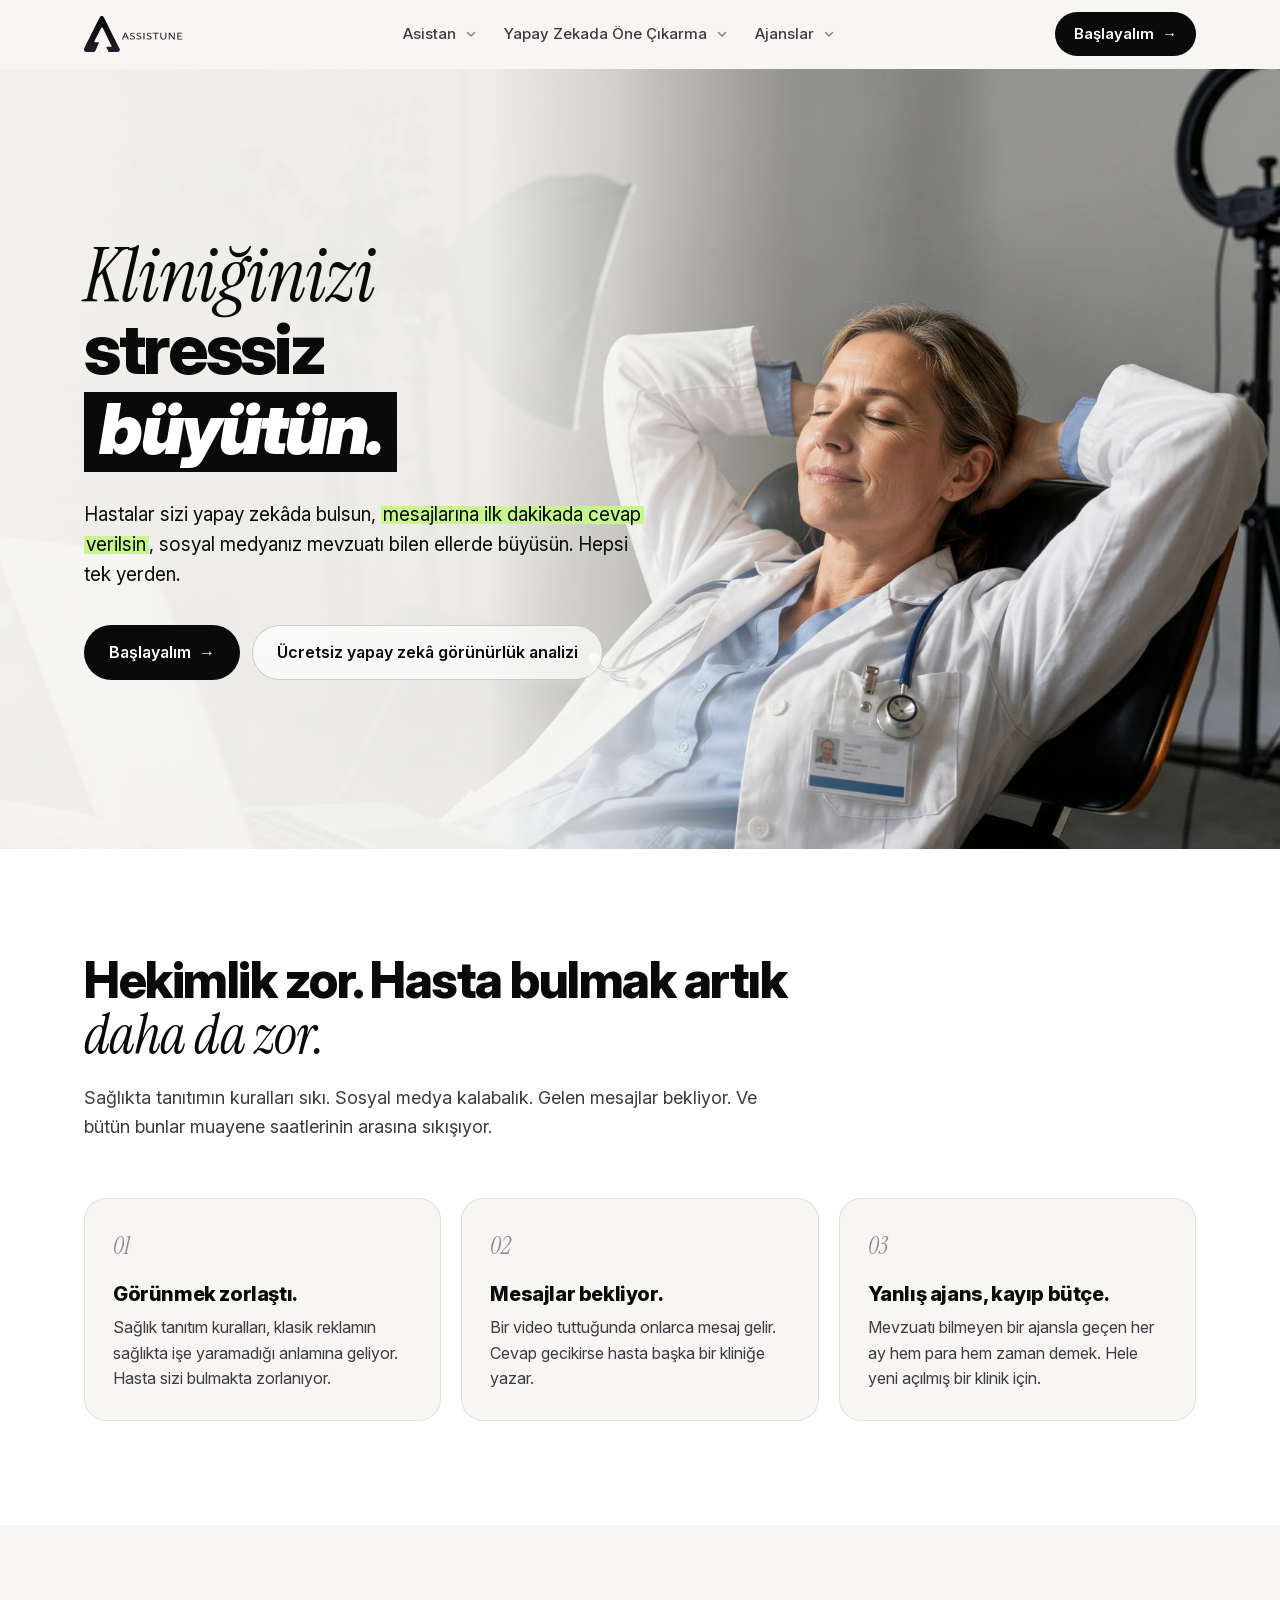
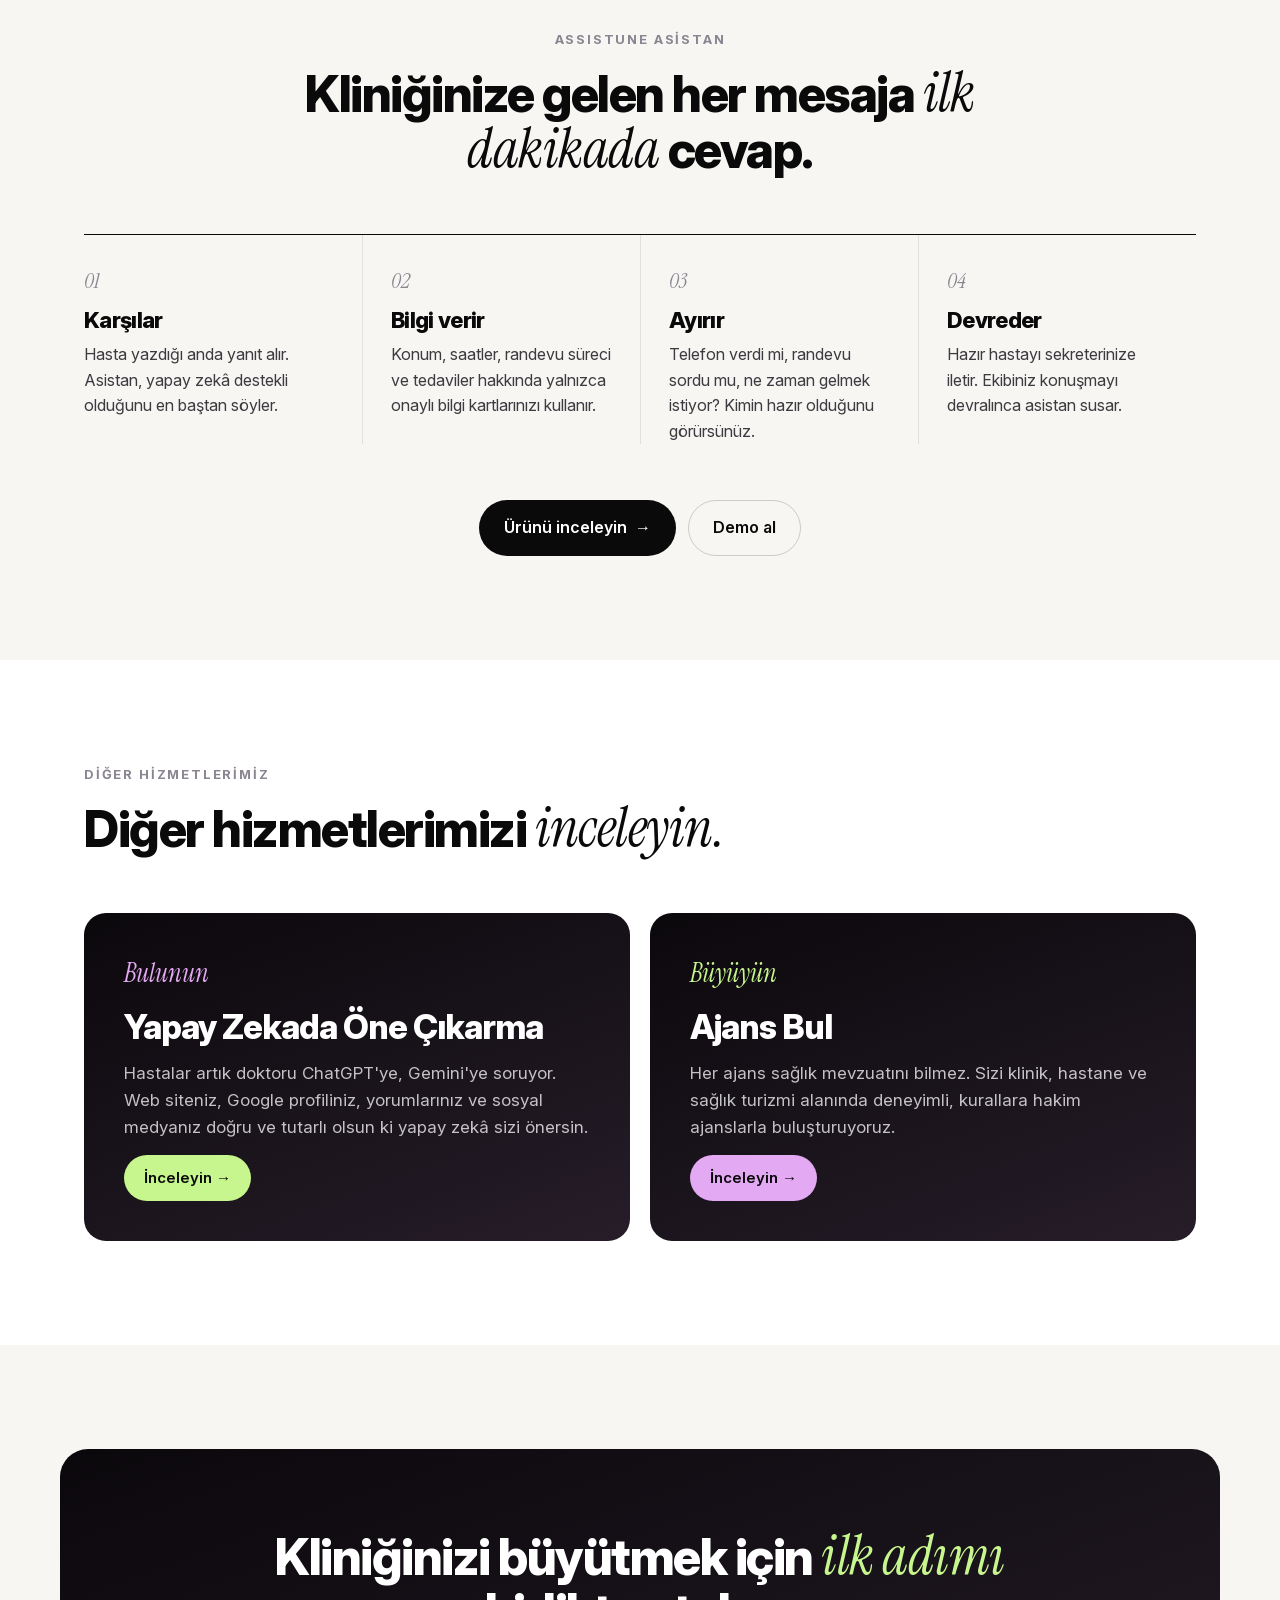
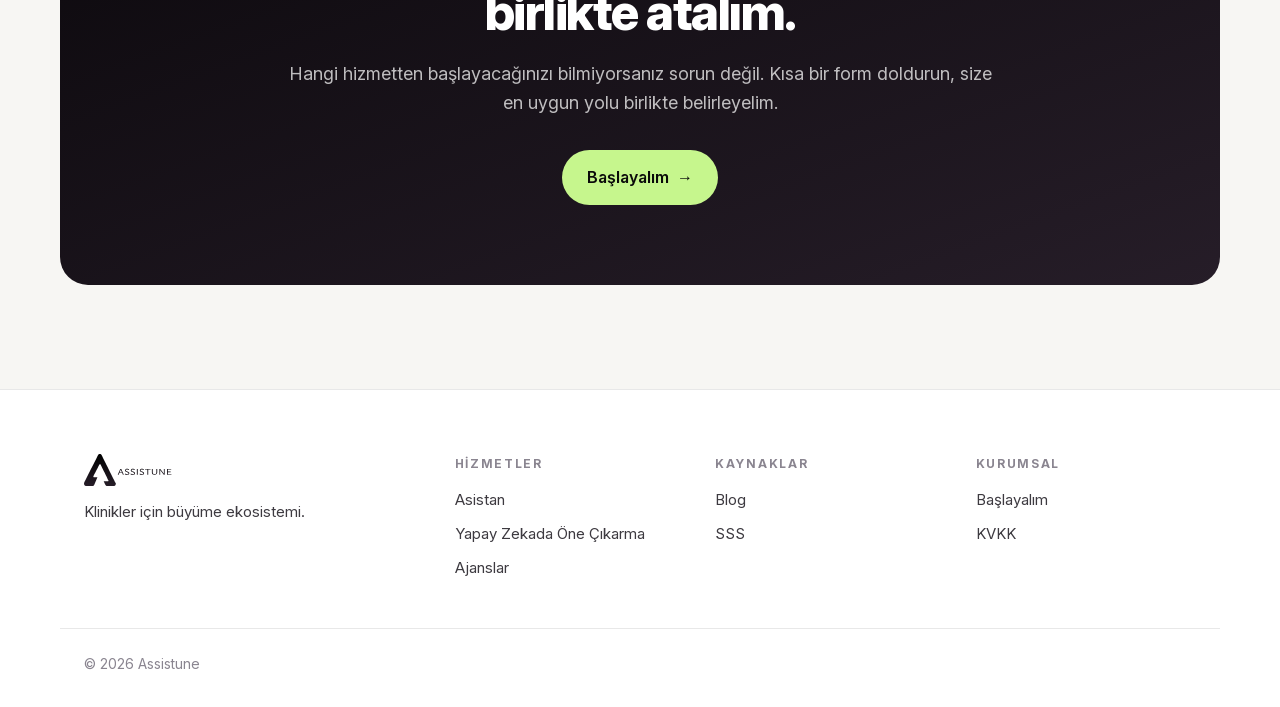
<file: index.html>
<!DOCTYPE html>
<html lang="tr">
<head>
    <meta charset="UTF-8">
    <meta name="viewport" content="width=device-width, initial-scale=1.0">
    <script>document.documentElement.classList.add('js');</script>
    <script>
        // Eski tek sayfalık sitenin bağlantıları (/#demo vb.) artık /asistan/ altında.
        (function () {
            var ids = ['nasil', 'ayirma', 'panel', 'kimler', 'kurallar', 'fiyat', 'sss', 'demo'];
            var h = location.hash.replace('#', '');
            if (ids.indexOf(h) !== -1) location.replace('/asistan/#' + h);
        })();
    </script>
    <title>Assistune | Klinikler ve doktorlar için büyüme ekosistemi</title>
    <meta name="description" content="Hastalar sizi yapay zekâda bulsun, Instagram mesajlarına ilk dakikada cevap verilsin, sosyal medyanız sağlık mevzuatını bilen ajanslarla büyüsün. Hepsi tek yerden.">
    <link rel="canonical" href="https://assistune.com/">
    <meta property="og:type" content="website">
    <meta property="og:site_name" content="Assistune">
    <meta property="og:locale" content="tr_TR">
    <meta property="og:title" content="Kliniğinizi stressiz büyütün | Assistune">
    <meta property="og:description" content="Hastalar sizi yapay zekâda bulsun, Instagram mesajlarına ilk dakikada cevap verilsin, sosyal medyanız sağlık mevzuatını bilen ajanslarla büyüsün. Hepsi tek yerden.">
    <meta property="og:url" content="https://assistune.com/">
    <meta property="og:image" content="https://assistune.com/og.png">
    <meta property="og:image:width" content="1200">
    <meta property="og:image:height" content="630">
    <meta name="twitter:card" content="summary_large_image">
    <link rel="icon" type="image/png" href="/favicon.png">
    <link rel="apple-touch-icon" href="/apple-touch-icon.png">
    <link rel="preload" href="/fonts/inter-latin.woff2" as="font" type="font/woff2" crossorigin>
    <link rel="stylesheet" href="/style.css?v=f8320248">
    <script type="application/ld+json">{"@context":"https://schema.org","@graph":[{"@type":"Organization","@id":"https://assistune.com/#organization","name":"Assistune","url":"https://assistune.com/","logo":"https://assistune.com/Logo.png","description":"Klinikler ve doktorlar için büyüme ekosistemi: yapay zekâda görünürlük, Instagram mesaj asistanı ve sağlık alanında deneyimli ajanslarla eşleştirme."},{"@type":"WebSite","@id":"https://assistune.com/#website","name":"Assistune","url":"https://assistune.com/","inLanguage":"tr-TR","publisher":{"@id":"https://assistune.com/#organization"}}]}</script>
</head>
<body>
<a class="skip" href="#main">İçeriğe geç</a>
<header class="nav" data-nav>
    <div class="wrap nav-inner">
        <a href="/" class="brand" aria-label="Assistune ana sayfa">
            <img src="/logo.svg" alt="Assistune" width="99" height="36">
        </a>
        <nav class="menu" id="site-menu" aria-label="Ana menü">
            <ul class="menu-list">
                <li class="menu-item" data-menu>
                    <div class="menu-row">
                        <a class="menu-link" href="/asistan/">Asistan</a>
                        <button class="menu-caret" type="button" aria-expanded="false" aria-controls="panel-asistan" aria-label="Asistan alt menüsü">
                            <svg width="12" height="12" viewBox="0 0 12 12" aria-hidden="true"><path d="M2.5 4.5 6 8l3.5-3.5" fill="none" stroke="currentColor" stroke-width="1.6" stroke-linecap="round" stroke-linejoin="round"/></svg>
                        </button>
                    </div>
                    <div class="menu-panel" id="panel-asistan">
                        <ul>
                            <li><a href="/asistan/#nasil"><span class="mp-title">Nasıl çalışır</span><span class="mp-desc">Mesaj geldiği an karşılar, bilgi verir, ayırır, devreder.</span></a></li>
                            <li><a href="/asistan/#ayirma"><span class="mp-title">Hasta ayırma</span><span class="mp-desc">Sıcak hasta, doktor talebi, bilgi alan.</span></a></li>
                            <li><a href="/asistan/#panel"><span class="mp-title">Panel</span><span class="mp-desc">Tüm konuşmalar tek gelen kutusunda.</span></a></li>
                            <li><a href="/asistan/#kimler"><span class="mp-title">Kimler için</span><span class="mp-desc">Klinikler, doktorlar, sosyal medya yöneticileri.</span></a></li>
                            <li><a href="/asistan/#sss"><span class="mp-title">SSS</span><span class="mp-desc">Kanallar, sınırlar, veriler.</span></a></li>
                            <li><a href="/asistan/#demo"><span class="mp-title">Demo al</span><span class="mp-desc">Kendi hesabınızda görün.</span></a></li>
                        </ul>
                    </div>
                </li>
                <li class="menu-item" data-menu>
                    <div class="menu-row">
                        <a class="menu-link" href="/yapay-zekada-one-cikarma/">Yapay Zekada Öne Çıkarma</a>
                        <button class="menu-caret" type="button" aria-expanded="false" aria-controls="panel-ai" aria-label="Yapay Zekada Öne Çıkarma alt menüsü">
                            <svg width="12" height="12" viewBox="0 0 12 12" aria-hidden="true"><path d="M2.5 4.5 6 8l3.5-3.5" fill="none" stroke="currentColor" stroke-width="1.6" stroke-linecap="round" stroke-linejoin="round"/></svg>
                        </button>
                    </div>
                    <div class="menu-panel" id="panel-ai">
                        <ul>
                            <li><a href="/yapay-zekada-one-cikarma/#neden"><span class="mp-title">Neden önemli</span><span class="mp-desc">Hastalar artık yapay zekâya soruyor.</span></a></li>
                            <li><a href="/yapay-zekada-one-cikarma/#ne-yapiyoruz"><span class="mp-title">Ne yapıyoruz</span><span class="mp-desc">Analiz, düzenleme, yorum stratejisi, takip.</span></a></li>
                            <li><a href="/blog/"><span class="mp-title">Rehber yazılar</span><span class="mp-desc">Site, Google profili, yorumlar, tutarlılık.</span></a></li>
                            <li><a href="/yapay-zekada-one-cikarma/#analiz"><span class="mp-title">Ücretsiz analiz</span><span class="mp-desc">Kliniğinizi yapay zekâ araçlarında test edelim.</span></a></li>
                        </ul>
                    </div>
                </li>
                <li class="menu-item" data-menu>
                    <div class="menu-row">
                        <a class="menu-link" href="/ajanslar/">Ajanslar</a>
                        <button class="menu-caret" type="button" aria-expanded="false" aria-controls="panel-ajans" aria-label="Ajanslar alt menüsü">
                            <svg width="12" height="12" viewBox="0 0 12 12" aria-hidden="true"><path d="M2.5 4.5 6 8l3.5-3.5" fill="none" stroke="currentColor" stroke-width="1.6" stroke-linecap="round" stroke-linejoin="round"/></svg>
                        </button>
                    </div>
                    <div class="menu-panel" id="panel-ajans">
                        <ul>
                            <li><a href="/ajanslar/#neden"><span class="mp-title">Neden doğru ajans?</span><span class="mp-desc">Yanlış ajansın bedeli.</span></a></li>
                            <li><a href="/ajanslar/#surec"><span class="mp-title">Nasıl eşleştiriyoruz</span><span class="mp-desc">Dinliyor, eliyor, buluşturuyoruz.</span></a></li>
                            <li><a href="/ajanslar/#yeni-klinik"><span class="mp-title">Yeni açılan klinikler</span><span class="mp-desc">Doğru temelden başlayın.</span></a></li>
                            <li><a href="/ajanslar/#form"><span class="mp-title">Ajans önerisi al</span><span class="mp-desc">Size uygun ajansları belirleyelim.</span></a></li>
                        </ul>
                    </div>
                </li>
            </ul>
        </nav>
        <div class="nav-actions">
            <a href="/baslayalim/" class="btn btn-ink btn-sm nav-cta">Başlayalım <span aria-hidden="true">→</span></a>
            <button class="nav-toggle" id="nav-toggle" type="button" aria-expanded="false" aria-controls="site-menu" aria-label="Menüyü aç">
                <span></span><span></span>
            </button>
        </div>
    </div>
</header>

<main id="main">
        <!-- HERO -->
        <section class="hero hero-home">
            <!-- Arka plan fotoğrafı: images/hero.webp (+ hero.jpg yedeği). Ana konu sağ tarafta olmalı. -->
            <picture class="hero-bg">
                <source srcset="/images/hero.webp" type="image/webp">
                <img src="/images/hero.jpg" alt="Koltuğunda gözleri kapalı, rahat bir şekilde dinlenen beyaz önlüklü bir hekim" width="2000" height="1043" fetchpriority="high" decoding="async">
            </picture>
            <div class="wrap hero-grid">
                <div class="hero-copy">
                    <h1>
                        <span class="line serif">Kliniğinizi</span>
                        <span class="line">stressiz</span>
                        <span class="inverse">büyütün.</span>
                    </h1>
                    <p class="lead">Hastalar sizi yapay zekâda bulsun, <span class="mark">mesajlarına ilk dakikada cevap verilsin</span>, sosyal medyanız mevzuatı bilen ellerde büyüsün. Hepsi tek yerden.</p>
                    <div class="hero-actions">
                        <a href="/baslayalim/" class="btn btn-ink">Başlayalım <span aria-hidden="true">→</span></a>
                        <a href="/yapay-zekada-one-cikarma/#analiz" class="btn btn-ghost">Ücretsiz yapay zekâ görünürlük analizi</a>
                    </div>
                </div>
            </div>
        </section>

        <!-- PAIN -->
        <section class="section section-alt" id="zorluk">
            <div class="wrap">
                <div class="section-head reveal">
                    <h2>Hekimlik zor. Hasta bulmak artık <span class="serif">daha da zor.</span></h2>
                    <p class="section-lead">Sağlıkta tanıtımın kuralları sıkı. Sosyal medya kalabalık. Gelen mesajlar bekliyor. Ve bütün bunlar muayene saatlerinin arasına sıkışıyor.</p>
                </div>
                <div class="cards-3">
                    <article class="card reveal">
                        <span class="card-no">01</span>
                        <h3>Görünmek zorlaştı.</h3>
                        <p>Sağlık tanıtım kuralları, klasik reklamın sağlıkta işe yaramadığı anlamına geliyor. Hasta sizi bulmakta zorlanıyor.</p>
                    </article>
                    <article class="card reveal">
                        <span class="card-no">02</span>
                        <h3>Mesajlar bekliyor.</h3>
                        <p>Bir video tuttuğunda onlarca mesaj gelir. Cevap gecikirse hasta başka bir kliniğe yazar.</p>
                    </article>
                    <article class="card reveal">
                        <span class="card-no">03</span>
                        <h3>Yanlış ajans, kayıp bütçe.</h3>
                        <p>Mevzuatı bilmeyen bir ajansla geçen her ay hem para hem zaman demek. Hele yeni açılmış bir klinik için.</p>
                    </article>
                </div>
            </div>
        </section>

        <!-- ASİSTAN -->
        <section class="section" id="asistan-tanitim">
            <div class="wrap">
                <div class="section-head section-head-center reveal">
                    <p class="kicker"><span lang="en">Assistune</span> Asistan</p>
                    <h2>Kliniğinize gelen her mesaja <span class="serif">ilk dakikada</span> cevap.</h2>
                </div>

                <ol class="steps steps-home">
                    <li class="step reveal">
                        <span class="step-no">01</span>
                        <h3>Karşılar</h3>
                        <p>Hasta yazdığı anda yanıt alır. Asistan, yapay zekâ destekli olduğunu en baştan söyler.</p>
                    </li>
                    <li class="step reveal">
                        <span class="step-no">02</span>
                        <h3>Bilgi verir</h3>
                        <p>Konum, saatler, randevu süreci ve tedaviler hakkında yalnızca onaylı bilgi kartlarınızı kullanır.</p>
                    </li>
                    <li class="step reveal">
                        <span class="step-no">03</span>
                        <h3>Ayırır</h3>
                        <p>Telefon verdi mi, randevu sordu mu, ne zaman gelmek istiyor? Kimin hazır olduğunu görürsünüz.</p>
                    </li>
                    <li class="step reveal">
                        <span class="step-no">04</span>
                        <h3>Devreder</h3>
                        <p>Hazır hastayı sekreterinize iletir. Ekibiniz konuşmayı devralınca asistan susar.</p>
                    </li>
                </ol>
                <div class="hero-actions actions-center reveal">
                    <a href="/asistan/" class="btn btn-ink">Ürünü inceleyin <span aria-hidden="true">→</span></a>
                    <a href="/asistan/#demo" class="btn btn-ghost">Demo al</a>
                </div>
            </div>
        </section>

        <!-- DİĞER HİZMETLER -->
        <section class="section section-alt" id="diger-hizmetler">
            <div class="wrap">
                <div class="section-head reveal">
                    <p class="kicker">Diğer hizmetlerimiz</p>
                    <h2>Diğer hizmetlerimizi <span class="serif">inceleyin.</span></h2>
                </div>
                <div class="svc-grid">
                    <a class="svc-card reveal" href="/yapay-zekada-one-cikarma/">
                        <span class="svc-kicker">Bulunun</span>
                        <h3>Yapay Zekada Öne Çıkarma</h3>
                        <p>Hastalar artık doktoru ChatGPT'ye, Gemini'ye soruyor. Web siteniz, Google profiliniz, yorumlarınız ve sosyal medyanız doğru ve tutarlı olsun ki yapay zekâ sizi önersin.</p>
                        <span class="svc-more">İnceleyin <span aria-hidden="true">→</span></span>
                    </a>
                    <a class="svc-card reveal" href="/ajanslar/">
                        <span class="svc-kicker">Büyüyün</span>
                        <h3>Ajans Bul</h3>
                        <p>Her ajans sağlık mevzuatını bilmez. Sizi klinik, hastane ve sağlık turizmi alanında deneyimli, kurallara hakim ajanslarla buluşturuyoruz.</p>
                        <span class="svc-more">İnceleyin <span aria-hidden="true">→</span></span>
                    </a>
                </div>
            </div>
        </section>

        <!-- CTA -->
        <section class="section cta-final">
            <div class="wrap cta-box reveal">
                <h2>Kliniğinizi büyütmek için <span class="serif">ilk adımı</span> birlikte atalım.</h2>
                <p class="section-lead">Hangi hizmetten başlayacağınızı bilmiyorsanız sorun değil. Kısa bir form doldurun, size en uygun yolu birlikte belirleyelim.</p>
                <a href="/baslayalim/" class="btn btn-lime">Başlayalım <span aria-hidden="true">→</span></a>
            </div>
        </section>

</main>
<footer class="footer">
    <div class="wrap footer-grid">
        <div class="footer-brand">
            <a href="/" aria-label="Assistune ana sayfa"><img src="/logo.svg" alt="Assistune" width="88" height="32" class="footer-logo" loading="lazy"></a>
            <p>Klinikler için büyüme ekosistemi.</p>
        </div>
        <nav class="footer-col" aria-label="Hizmetler">
            <p class="footer-title">Hizmetler</p>
            <a href="/asistan/">Asistan</a>
            <a href="/yapay-zekada-one-cikarma/">Yapay Zekada Öne Çıkarma</a>
            <a href="/ajanslar/">Ajanslar</a>
        </nav>
        <nav class="footer-col" aria-label="Kaynaklar">
            <p class="footer-title">Kaynaklar</p>
            <a href="/blog/">Blog</a>
            <a href="/asistan/#sss">SSS</a>
        </nav>
        <nav class="footer-col" aria-label="Kurumsal">
            <p class="footer-title">Kurumsal</p>
            <a href="/baslayalim/">Başlayalım</a>
            <a href="/kvkk/">KVKK</a>
        </nav>
    </div>
    <div class="wrap footer-bottom">
        <p>© 2026 Assistune</p>
    </div>
</footer>

<script src="/script.js?v=f8320248" defer></script>
</body>
</html>
</file>
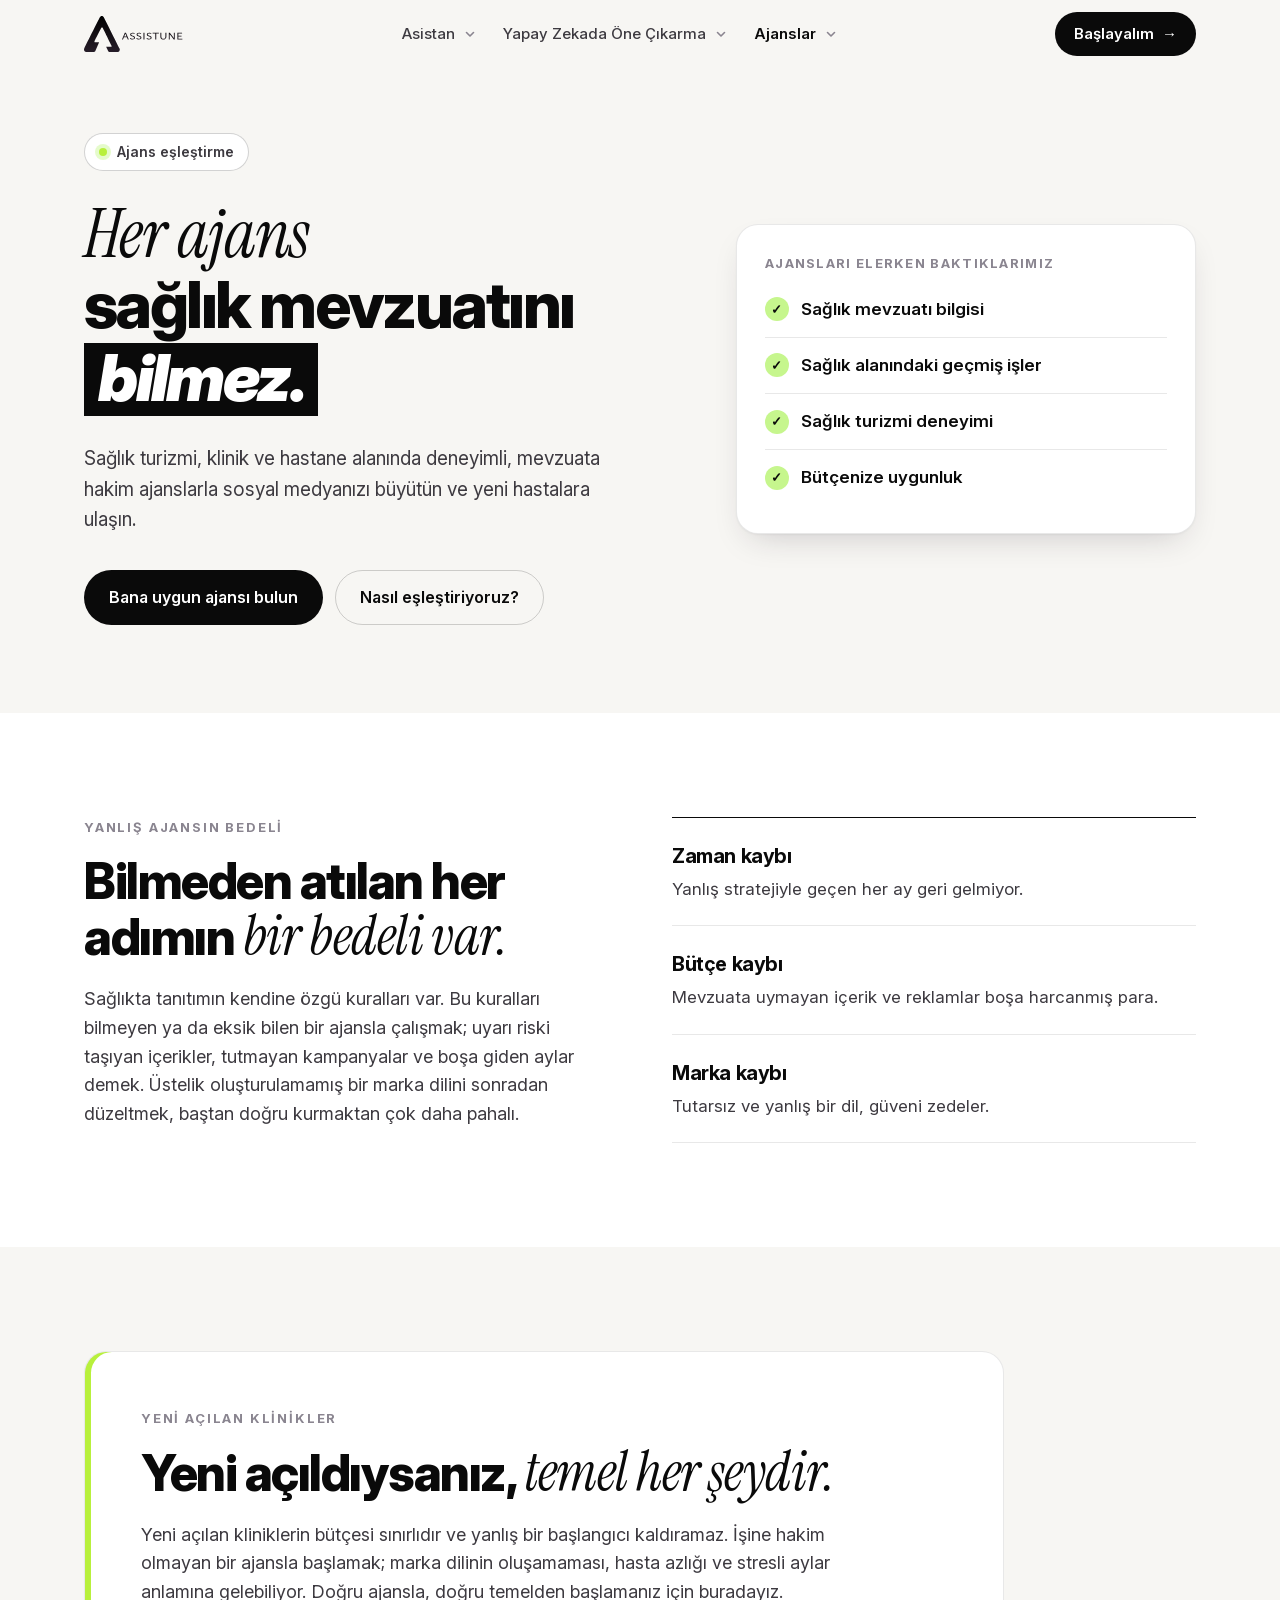
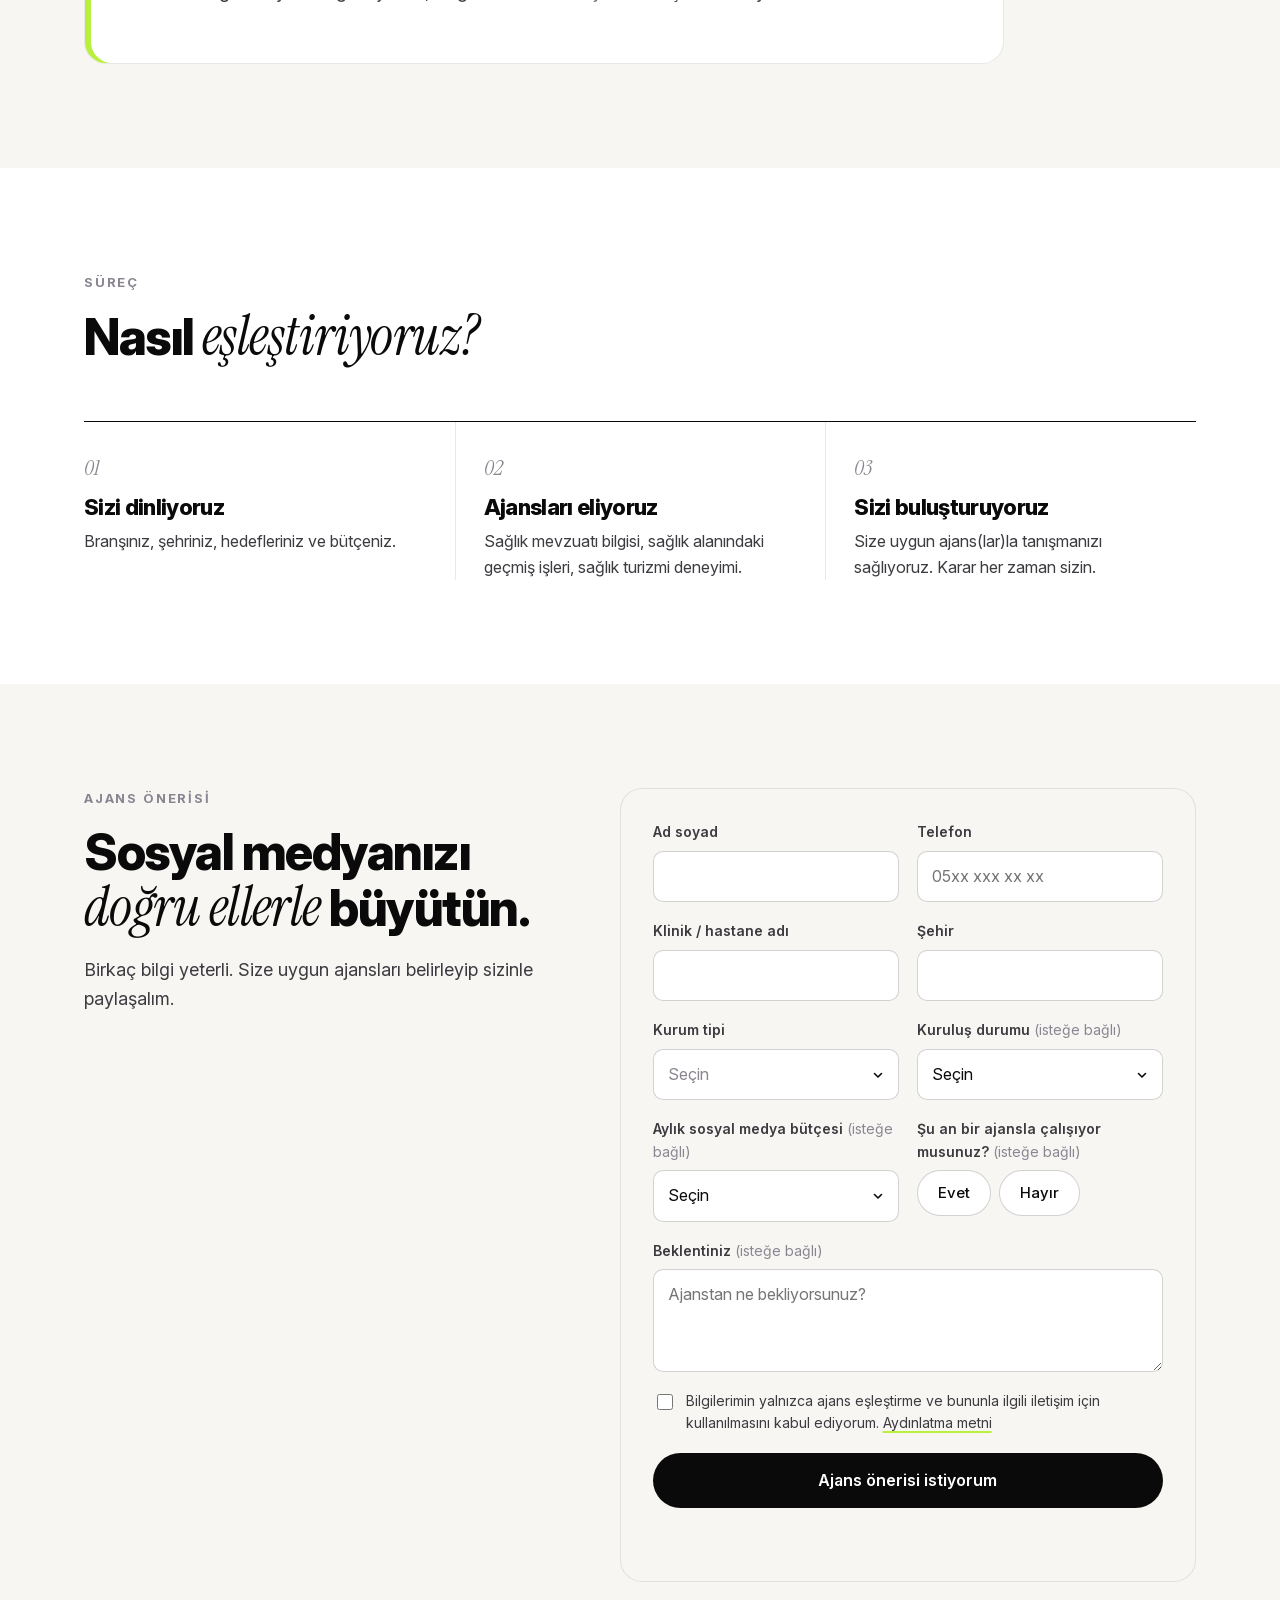
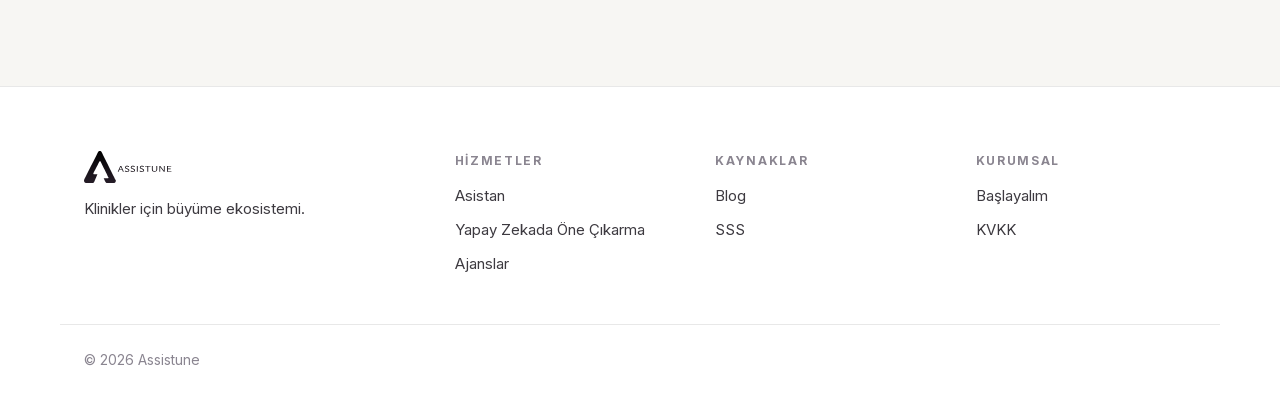
<file: ajanslar/index.html>
<!DOCTYPE html>
<html lang="tr">
<head>
    <meta charset="UTF-8">
    <meta name="viewport" content="width=device-width, initial-scale=1.0">
    <script>document.documentElement.classList.add('js');</script>
    <title>Ajans Eşleştirme | Sağlık mevzuatını bilen sosyal medya ajansları | Assistune</title>
    <meta name="description" content="Sağlık turizmi, klinik ve hastane alanında deneyimli, sağlık mevzuatına hakim sosyal medya ve reklam ajanslarıyla kliniğinizi buluşturuyoruz.">
    <link rel="canonical" href="https://assistune.com/ajanslar/">
    <meta property="og:type" content="website">
    <meta property="og:site_name" content="Assistune">
    <meta property="og:locale" content="tr_TR">
    <meta property="og:title" content="Her ajans sağlık mevzuatını bilmez.">
    <meta property="og:description" content="Sağlık turizmi, klinik ve hastane alanında deneyimli, sağlık mevzuatına hakim sosyal medya ve reklam ajanslarıyla kliniğinizi buluşturuyoruz.">
    <meta property="og:url" content="https://assistune.com/ajanslar/">
    <meta property="og:image" content="https://assistune.com/og.png">
    <meta property="og:image:width" content="1200">
    <meta property="og:image:height" content="630">
    <meta name="twitter:card" content="summary_large_image">
    <link rel="icon" type="image/png" href="/favicon.png">
    <link rel="apple-touch-icon" href="/apple-touch-icon.png">
    <link rel="preload" href="/fonts/inter-latin.woff2" as="font" type="font/woff2" crossorigin>
    <link rel="stylesheet" href="/style.css?v=f8320248">
    <script type="application/ld+json">{"@context":"https://schema.org","@graph":[{"@type":"Organization","@id":"https://assistune.com/#organization","name":"Assistune","url":"https://assistune.com/","logo":"https://assistune.com/Logo.png","description":"Klinikler ve doktorlar için büyüme ekosistemi: yapay zekâda görünürlük, Instagram mesaj asistanı ve sağlık alanında deneyimli ajanslarla eşleştirme."},{"@type":"Service","name":"Ajans eşleştirme","serviceType":"Klinikler için sağlık alanında deneyimli sosyal medya ajansı eşleştirme","provider":{"@id":"https://assistune.com/#organization"},"areaServed":"TR","url":"https://assistune.com/ajanslar/"}]}</script>
</head>
<body>
<a class="skip" href="#main">İçeriğe geç</a>
<header class="nav" data-nav>
    <div class="wrap nav-inner">
        <a href="/" class="brand" aria-label="Assistune ana sayfa">
            <img src="/logo.svg" alt="Assistune" width="99" height="36">
        </a>
        <nav class="menu" id="site-menu" aria-label="Ana menü">
            <ul class="menu-list">
                <li class="menu-item" data-menu>
                    <div class="menu-row">
                        <a class="menu-link" href="/asistan/">Asistan</a>
                        <button class="menu-caret" type="button" aria-expanded="false" aria-controls="panel-asistan" aria-label="Asistan alt menüsü">
                            <svg width="12" height="12" viewBox="0 0 12 12" aria-hidden="true"><path d="M2.5 4.5 6 8l3.5-3.5" fill="none" stroke="currentColor" stroke-width="1.6" stroke-linecap="round" stroke-linejoin="round"/></svg>
                        </button>
                    </div>
                    <div class="menu-panel" id="panel-asistan">
                        <ul>
                            <li><a href="/asistan/#nasil"><span class="mp-title">Nasıl çalışır</span><span class="mp-desc">Mesaj geldiği an karşılar, bilgi verir, ayırır, devreder.</span></a></li>
                            <li><a href="/asistan/#ayirma"><span class="mp-title">Hasta ayırma</span><span class="mp-desc">Sıcak hasta, doktor talebi, bilgi alan.</span></a></li>
                            <li><a href="/asistan/#panel"><span class="mp-title">Panel</span><span class="mp-desc">Tüm konuşmalar tek gelen kutusunda.</span></a></li>
                            <li><a href="/asistan/#kimler"><span class="mp-title">Kimler için</span><span class="mp-desc">Klinikler, doktorlar, sosyal medya yöneticileri.</span></a></li>
                            <li><a href="/asistan/#sss"><span class="mp-title">SSS</span><span class="mp-desc">Kanallar, sınırlar, veriler.</span></a></li>
                            <li><a href="/asistan/#demo"><span class="mp-title">Demo al</span><span class="mp-desc">Kendi hesabınızda görün.</span></a></li>
                        </ul>
                    </div>
                </li>
                <li class="menu-item" data-menu>
                    <div class="menu-row">
                        <a class="menu-link" href="/yapay-zekada-one-cikarma/">Yapay Zekada Öne Çıkarma</a>
                        <button class="menu-caret" type="button" aria-expanded="false" aria-controls="panel-ai" aria-label="Yapay Zekada Öne Çıkarma alt menüsü">
                            <svg width="12" height="12" viewBox="0 0 12 12" aria-hidden="true"><path d="M2.5 4.5 6 8l3.5-3.5" fill="none" stroke="currentColor" stroke-width="1.6" stroke-linecap="round" stroke-linejoin="round"/></svg>
                        </button>
                    </div>
                    <div class="menu-panel" id="panel-ai">
                        <ul>
                            <li><a href="/yapay-zekada-one-cikarma/#neden"><span class="mp-title">Neden önemli</span><span class="mp-desc">Hastalar artık yapay zekâya soruyor.</span></a></li>
                            <li><a href="/yapay-zekada-one-cikarma/#ne-yapiyoruz"><span class="mp-title">Ne yapıyoruz</span><span class="mp-desc">Analiz, düzenleme, yorum stratejisi, takip.</span></a></li>
                            <li><a href="/blog/"><span class="mp-title">Rehber yazılar</span><span class="mp-desc">Site, Google profili, yorumlar, tutarlılık.</span></a></li>
                            <li><a href="/yapay-zekada-one-cikarma/#analiz"><span class="mp-title">Ücretsiz analiz</span><span class="mp-desc">Kliniğinizi yapay zekâ araçlarında test edelim.</span></a></li>
                        </ul>
                    </div>
                </li>
                <li class="menu-item" data-menu>
                    <div class="menu-row">
                        <a class="menu-link is-current" href="/ajanslar/" aria-current="page">Ajanslar</a>
                        <button class="menu-caret" type="button" aria-expanded="false" aria-controls="panel-ajans" aria-label="Ajanslar alt menüsü">
                            <svg width="12" height="12" viewBox="0 0 12 12" aria-hidden="true"><path d="M2.5 4.5 6 8l3.5-3.5" fill="none" stroke="currentColor" stroke-width="1.6" stroke-linecap="round" stroke-linejoin="round"/></svg>
                        </button>
                    </div>
                    <div class="menu-panel" id="panel-ajans">
                        <ul>
                            <li><a href="/ajanslar/#neden"><span class="mp-title">Neden doğru ajans?</span><span class="mp-desc">Yanlış ajansın bedeli.</span></a></li>
                            <li><a href="/ajanslar/#surec"><span class="mp-title">Nasıl eşleştiriyoruz</span><span class="mp-desc">Dinliyor, eliyor, buluşturuyoruz.</span></a></li>
                            <li><a href="/ajanslar/#yeni-klinik"><span class="mp-title">Yeni açılan klinikler</span><span class="mp-desc">Doğru temelden başlayın.</span></a></li>
                            <li><a href="/ajanslar/#form"><span class="mp-title">Ajans önerisi al</span><span class="mp-desc">Size uygun ajansları belirleyelim.</span></a></li>
                        </ul>
                    </div>
                </li>
            </ul>
        </nav>
        <div class="nav-actions">
            <a href="/baslayalim/" class="btn btn-ink btn-sm nav-cta">Başlayalım <span aria-hidden="true">→</span></a>
            <button class="nav-toggle" id="nav-toggle" type="button" aria-expanded="false" aria-controls="site-menu" aria-label="Menüyü aç">
                <span></span><span></span>
            </button>
        </div>
    </div>
</header>

<main id="main">
        <section class="hero page-hero">
            <div class="wrap hero-grid">
                <div class="hero-copy">
                    <p class="eyebrow"><span class="dot dot-lime"></span> Ajans eşleştirme</p>
                    <h1>
                        <span class="line serif">Her ajans</span>
                        <span class="line">sağlık mevzuatını</span>
                        <span class="inverse">bilmez.</span>
                    </h1>
                    <p class="lead">Sağlık turizmi, klinik ve hastane alanında deneyimli, mevzuata hakim ajanslarla sosyal medyanızı büyütün ve yeni hastalara ulaşın.</p>
                    <div class="hero-actions">
                        <a href="#form" class="btn btn-ink">Bana uygun ajansı bulun</a>
                        <a href="#surec" class="btn btn-ghost">Nasıl eşleştiriyoruz?</a>
                    </div>
                </div>
                <div class="checklist" aria-hidden="true">
                    <p class="checklist-title">Ajansları elerken baktıklarımız</p>
                    <div class="checklist-row"><span class="check">✓</span> Sağlık mevzuatı bilgisi</div>
                    <div class="checklist-row"><span class="check">✓</span> Sağlık alanındaki geçmiş işler</div>
                    <div class="checklist-row"><span class="check">✓</span> Sağlık turizmi deneyimi</div>
                    <div class="checklist-row"><span class="check">✓</span> Bütçenize uygunluk</div>
                </div>
            </div>
        </section>

        <section class="section section-alt" id="neden">
            <div class="wrap split split-top">
                <div class="split-copy reveal">
                    <p class="kicker">Yanlış ajansın bedeli</p>
                    <h2>Bilmeden atılan her adımın <span class="serif">bir bedeli var.</span></h2>
                    <p class="section-lead">Sağlıkta tanıtımın kendine özgü kuralları var. Bu kuralları bilmeyen ya da eksik bilen bir ajansla çalışmak; uyarı riski taşıyan içerikler, tutmayan kampanyalar ve boşa giden aylar demek. Üstelik oluşturulamamış bir marka dilini sonradan düzeltmek, baştan doğru kurmaktan çok daha pahalı.</p>
                </div>
                <ul class="loss reveal">
                    <li><strong>Zaman kaybı</strong><span>Yanlış stratejiyle geçen her ay geri gelmiyor.</span></li>
                    <li><strong>Bütçe kaybı</strong><span>Mevzuata uymayan içerik ve reklamlar boşa harcanmış para.</span></li>
                    <li><strong>Marka kaybı</strong><span>Tutarsız ve yanlış bir dil, güveni zedeler.</span></li>
                </ul>
            </div>
        </section>

        <section class="section" id="yeni-klinik">
            <div class="wrap">
                <div class="callout reveal">
                    <p class="kicker">Yeni açılan klinikler</p>
                    <h2>Yeni açıldıysanız, <span class="serif">temel her şeydir.</span></h2>
                    <p class="section-lead">Yeni açılan kliniklerin bütçesi sınırlıdır ve yanlış bir başlangıcı kaldıramaz. İşine hakim olmayan bir ajansla başlamak; marka dilinin oluşamaması, hasta azlığı ve stresli aylar anlamına gelebiliyor. Doğru ajansla, doğru temelden başlamanız için buradayız.</p>
                </div>
            </div>
        </section>

        <section class="section section-alt" id="surec">
            <div class="wrap">
                <div class="section-head reveal">
                    <p class="kicker">Süreç</p>
                    <h2>Nasıl <span class="serif">eşleştiriyoruz?</span></h2>
                </div>
                <ol class="steps steps-3">
                    <li class="step reveal">
                        <span class="step-no">01</span>
                        <h3>Sizi dinliyoruz</h3>
                        <p>Branşınız, şehriniz, hedefleriniz ve bütçeniz.</p>
                    </li>
                    <li class="step reveal">
                        <span class="step-no">02</span>
                        <h3>Ajansları eliyoruz</h3>
                        <p>Sağlık mevzuatı bilgisi, sağlık alanındaki geçmiş işleri, sağlık turizmi deneyimi.</p>
                    </li>
                    <li class="step reveal">
                        <span class="step-no">03</span>
                        <h3>Sizi buluşturuyoruz</h3>
                        <p>Size uygun ajans(lar)la tanışmanızı sağlıyoruz. Karar her zaman sizin.</p>
                    </li>
                </ol>
            </div>
        </section>

        <section class="section" id="form">
            <div class="wrap demo">
                <div class="demo-copy reveal">
                    <p class="kicker">Ajans önerisi</p>
                    <h2>Sosyal medyanızı <span class="serif">doğru ellerle</span> büyütün.</h2>
                    <p class="section-lead">Birkaç bilgi yeterli. Size uygun ajansları belirleyip sizinle paylaşalım.</p>
                </div>
<form class="form form-grid" id="ajans-form" data-lead-form data-form-type="ajans" data-success="Talebiniz bize ulaştı. Size uygun ajansları belirleyip en kısa sürede dönüş yapacağız." novalidate>
    <label class="field">
        <span>Ad soyad</span>
        <input type="text" name="name" maxlength="100" autocomplete="name" required>
    </label>
    <label class="field">
        <span>Telefon</span>
        <input type="tel" name="phone" maxlength="30" autocomplete="tel" inputmode="tel" placeholder="05xx xxx xx xx" required>
    </label>
    <label class="field">
        <span>Klinik / hastane adı</span>
        <input type="text" name="organization" maxlength="120" autocomplete="organization" required>
    </label>
    <label class="field">
        <span>Şehir</span>
        <input type="text" name="city" maxlength="60" autocomplete="address-level2" required>
    </label>
    <label class="field">
        <span>Kurum tipi</span>
        <select name="org_type" required>
            <option value="" disabled selected>Seçin</option>
            <option value="Muayenehane">Muayenehane</option>
            <option value="Klinik">Klinik</option>
            <option value="Hastane">Hastane</option>
            <option value="Sağlık turizmi">Sağlık turizmi</option>
            <option value="Diğer">Diğer</option>
        </select>
    </label>
    <label class="field">
        <span>Kuruluş durumu <em>(isteğe bağlı)</em></span>
        <select name="org_age">
            <option value="" disabled selected>Seçin</option>
            <option value="Yeni açıldı (1 yıldan az)">Yeni açıldı (1 yıldan az)</option>
            <option value="1-3 yıl">1-3 yıl</option>
            <option value="3 yıldan fazla">3 yıldan fazla</option>
        </select>
    </label>
    <label class="field">
        <span>Aylık sosyal medya bütçesi <em>(isteğe bağlı)</em></span>
        <select name="budget">
            <option value="" disabled selected>Seçin</option>
            <option value="25.000 TL altı">25.000 TL altı</option>
            <option value="25.000-50.000 TL">25.000-50.000 TL</option>
            <option value="50.000-100.000 TL">50.000-100.000 TL</option>
            <option value="100.000 TL üzeri">100.000 TL üzeri</option>
            <option value="Henüz bilmiyorum">Henüz bilmiyorum</option>
        </select>
    </label>
    <fieldset class="field field-radio">
        <legend>Şu an bir ajansla çalışıyor musunuz? <em>(isteğe bağlı)</em></legend>
        <div class="radio-row">
            <label class="radio-pill"><input type="radio" name="has_agency" value="Evet"><span>Evet</span></label>
            <label class="radio-pill"><input type="radio" name="has_agency" value="Hayır"><span>Hayır</span></label>
        </div>
    </fieldset>
    <label class="field span-2">
        <span>Beklentiniz <em>(isteğe bağlı)</em></span>
        <textarea name="message" rows="3" maxlength="1000" placeholder="Ajanstan ne bekliyorsunuz?"></textarea>
    </label>
    <label class="hp" aria-hidden="true">
        Bu alanı boş bırakın
        <input type="text" name="website" tabindex="-1" autocomplete="off">
    </label>
    <label class="consent span-2">
        <input type="checkbox" name="consent" required>
        <span>Bilgilerimin yalnızca ajans eşleştirme ve bununla ilgili iletişim için kullanılmasını kabul ediyorum. <a href="/kvkk/">Aydınlatma metni</a></span>
    </label>
    <button type="submit" class="btn btn-ink btn-block span-2"><span class="btn-label">Ajans önerisi istiyorum</span></button>
    <p class="form-status span-2" role="status" aria-live="polite"></p>
</form>

            </div>
        </section>

</main>
<footer class="footer">
    <div class="wrap footer-grid">
        <div class="footer-brand">
            <a href="/" aria-label="Assistune ana sayfa"><img src="/logo.svg" alt="Assistune" width="88" height="32" class="footer-logo" loading="lazy"></a>
            <p>Klinikler için büyüme ekosistemi.</p>
        </div>
        <nav class="footer-col" aria-label="Hizmetler">
            <p class="footer-title">Hizmetler</p>
            <a href="/asistan/">Asistan</a>
            <a href="/yapay-zekada-one-cikarma/">Yapay Zekada Öne Çıkarma</a>
            <a href="/ajanslar/">Ajanslar</a>
        </nav>
        <nav class="footer-col" aria-label="Kaynaklar">
            <p class="footer-title">Kaynaklar</p>
            <a href="/blog/">Blog</a>
            <a href="/asistan/#sss">SSS</a>
        </nav>
        <nav class="footer-col" aria-label="Kurumsal">
            <p class="footer-title">Kurumsal</p>
            <a href="/baslayalim/">Başlayalım</a>
            <a href="/kvkk/">KVKK</a>
        </nav>
    </div>
    <div class="wrap footer-bottom">
        <p>© 2026 Assistune</p>
    </div>
</footer>

<script src="/script.js?v=f8320248" defer></script>
</body>
</html>
</file>
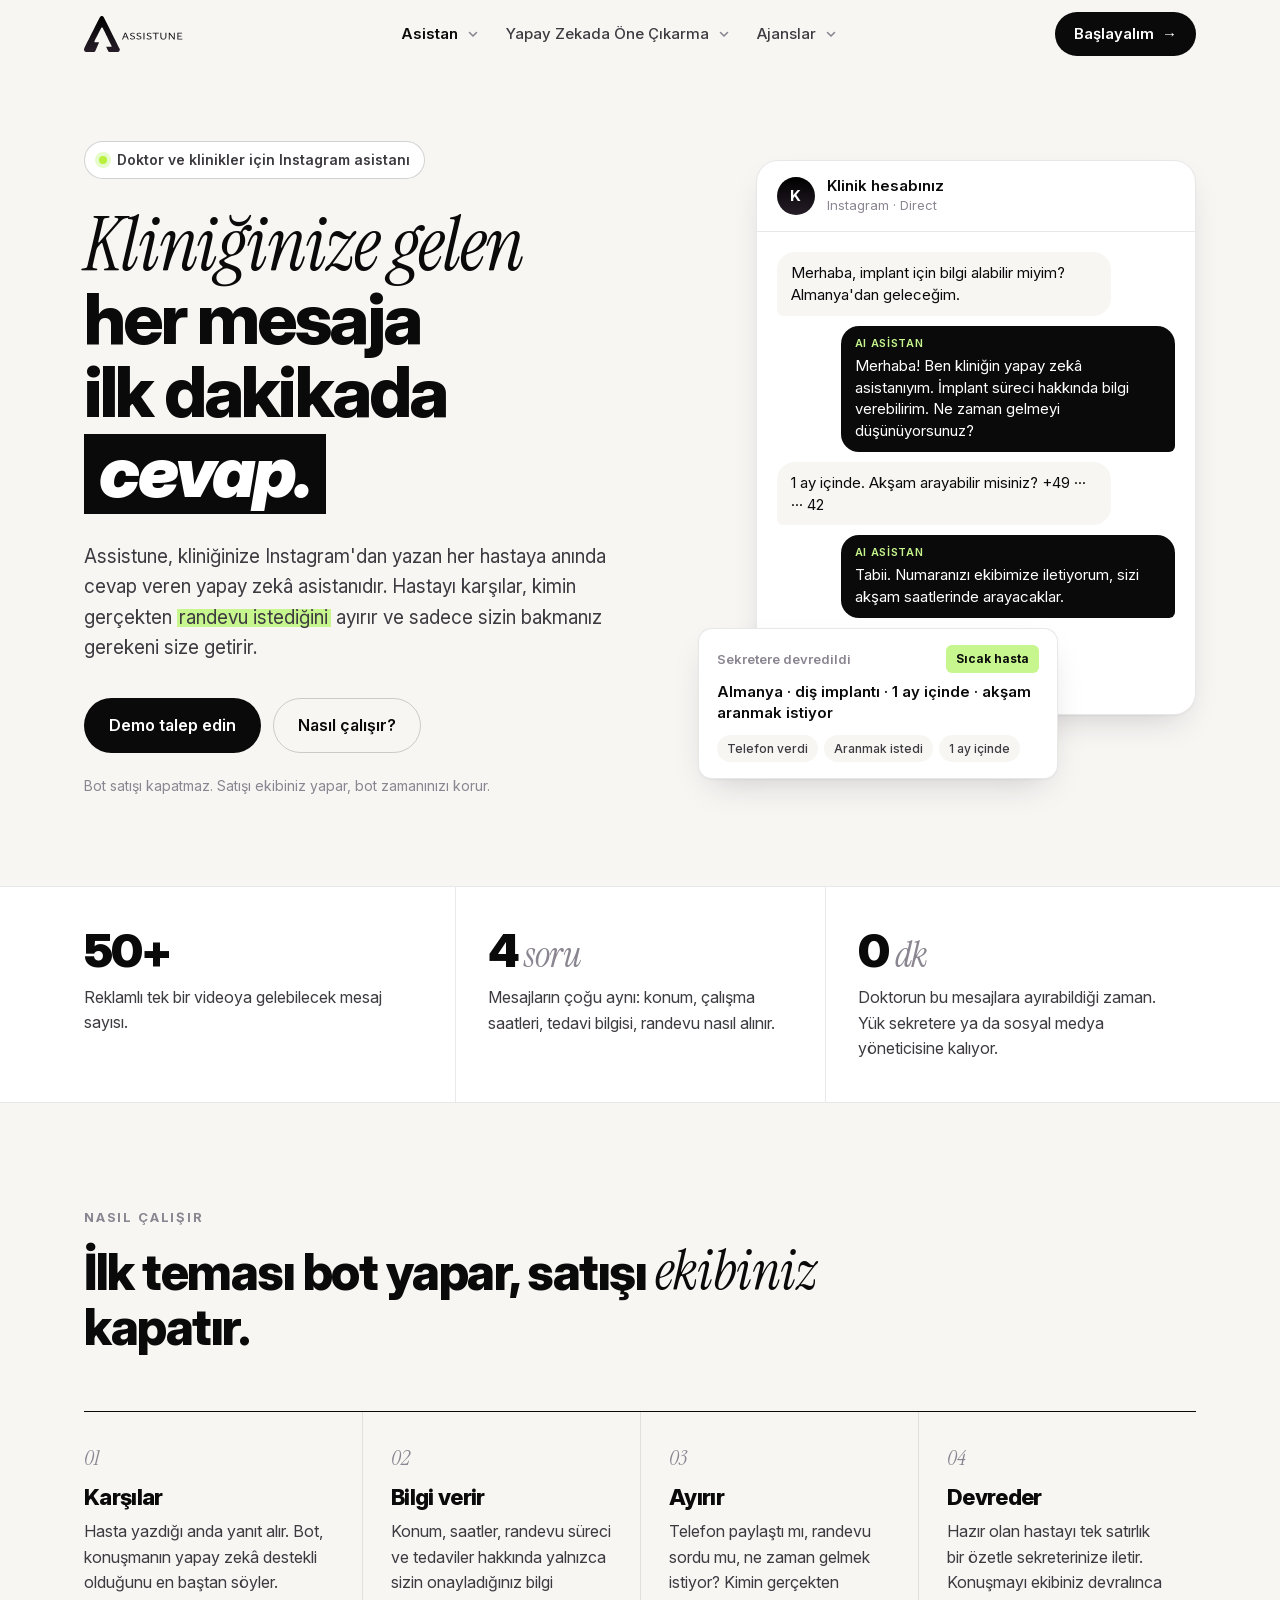
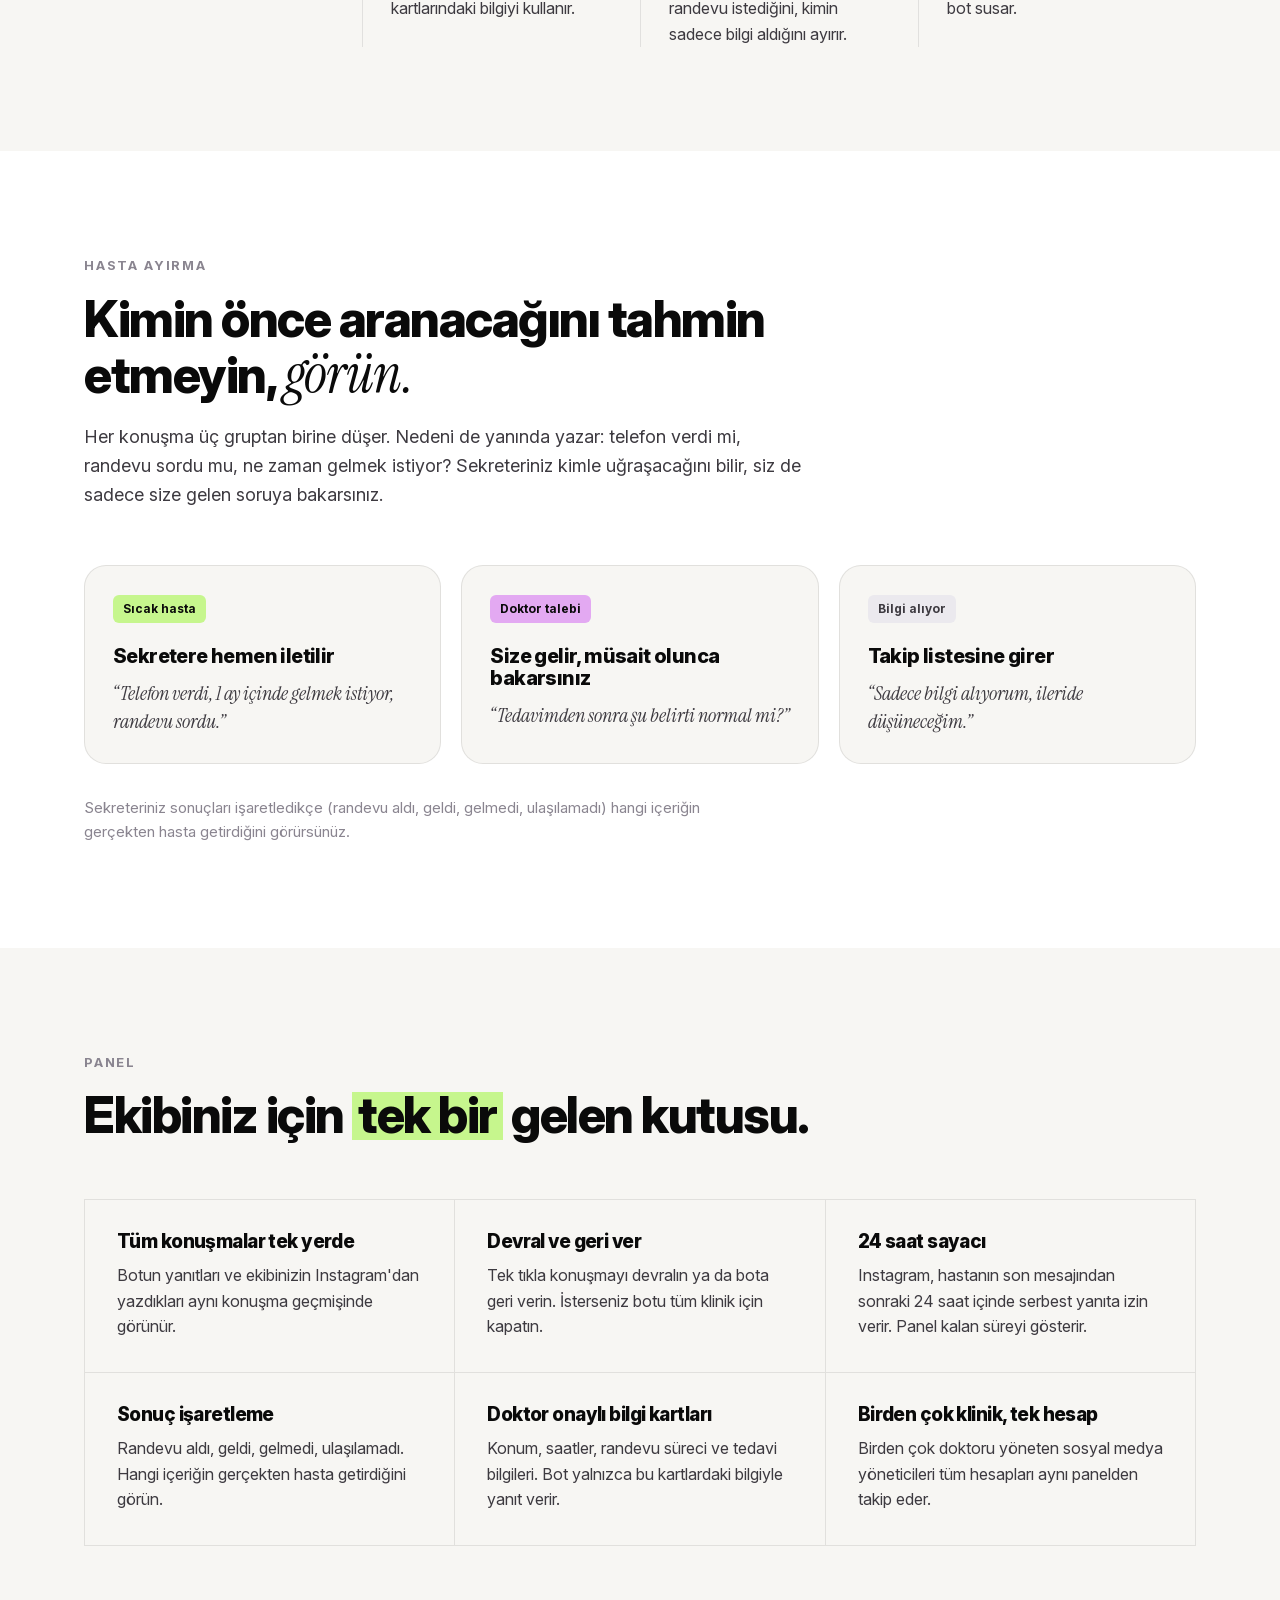
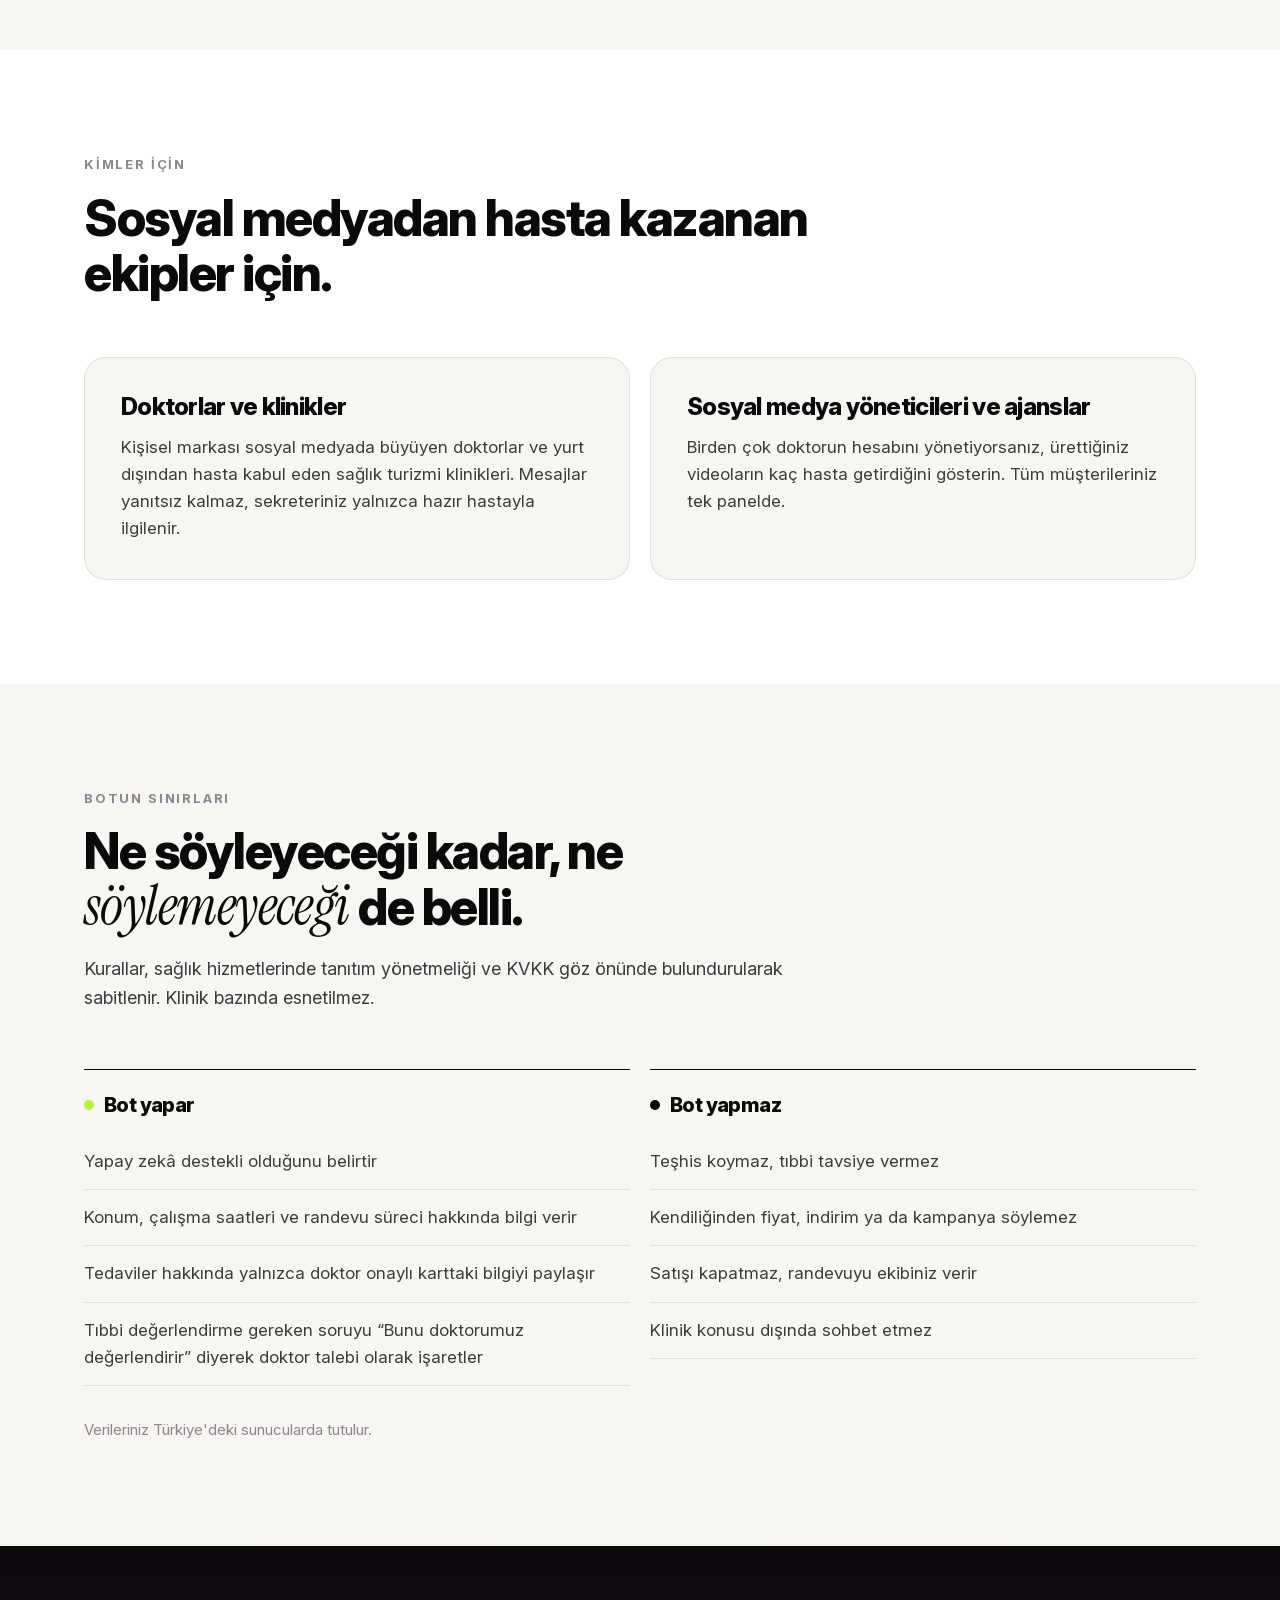
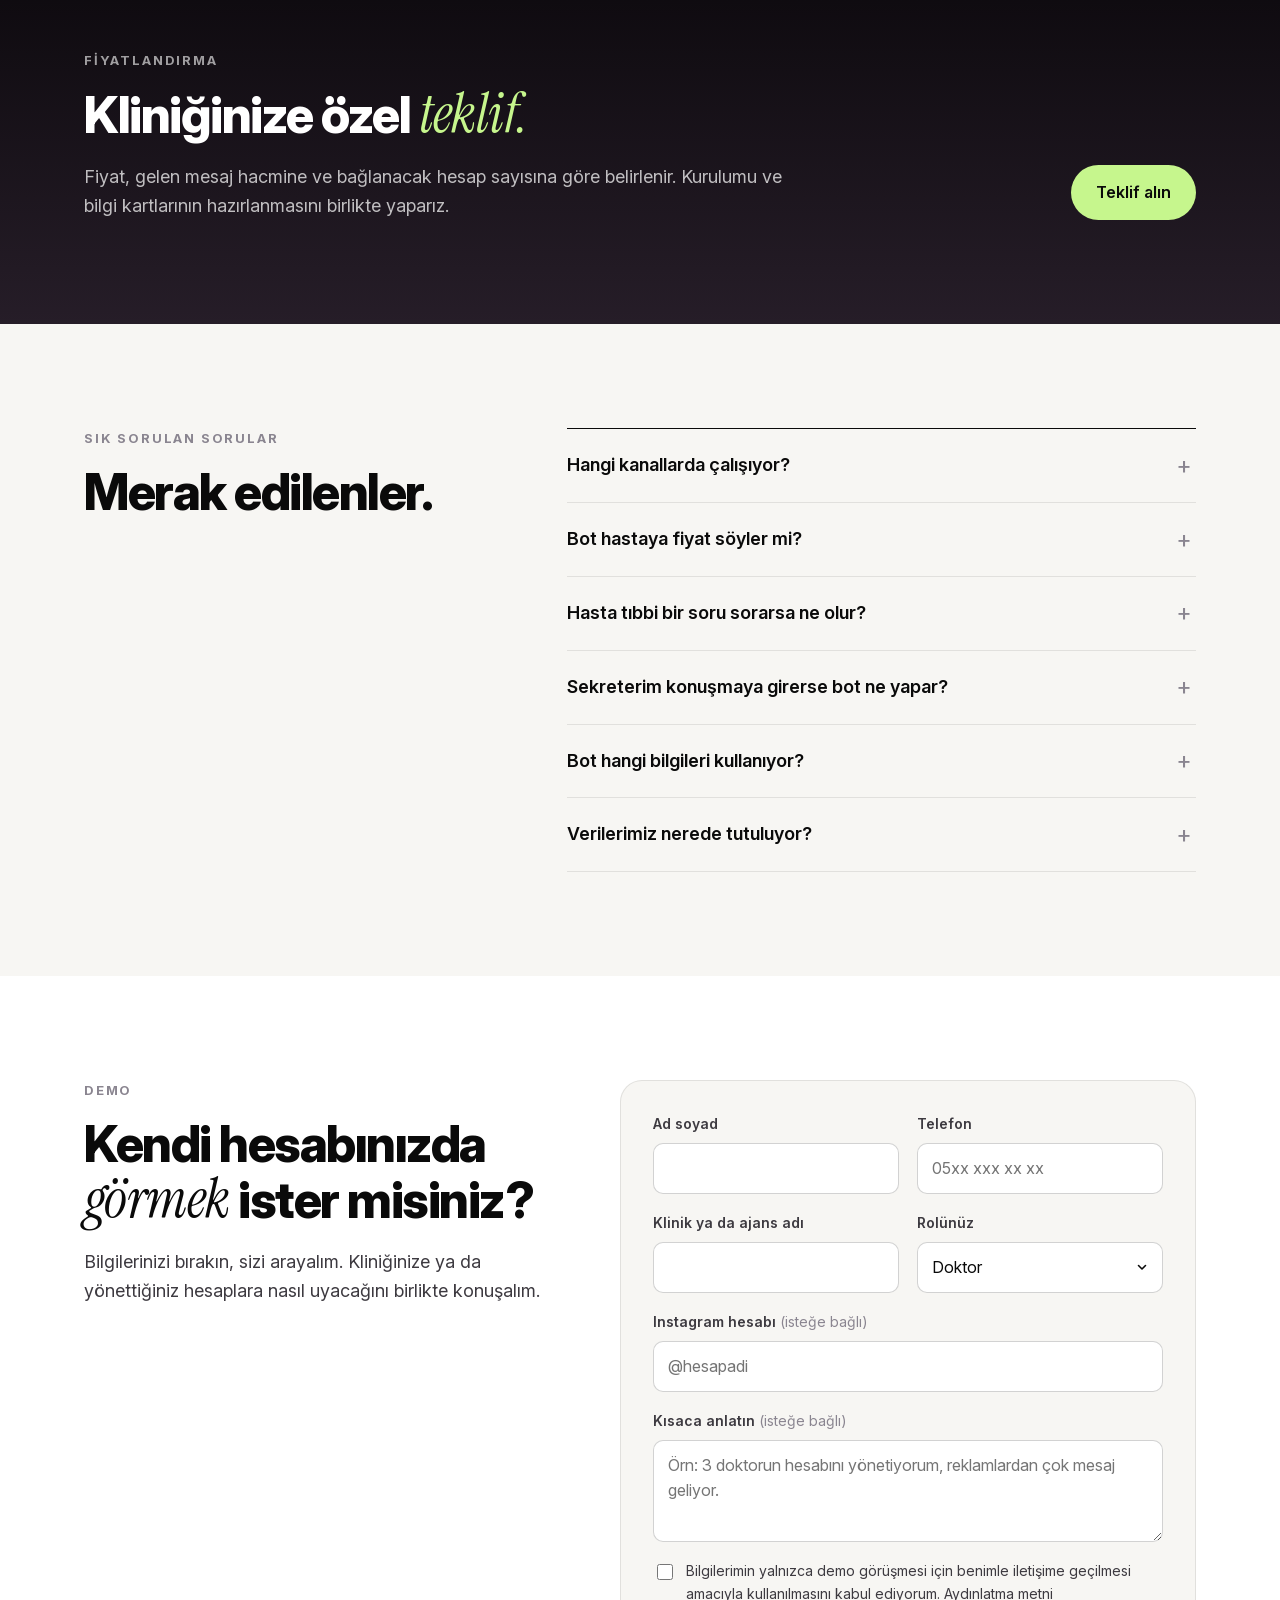
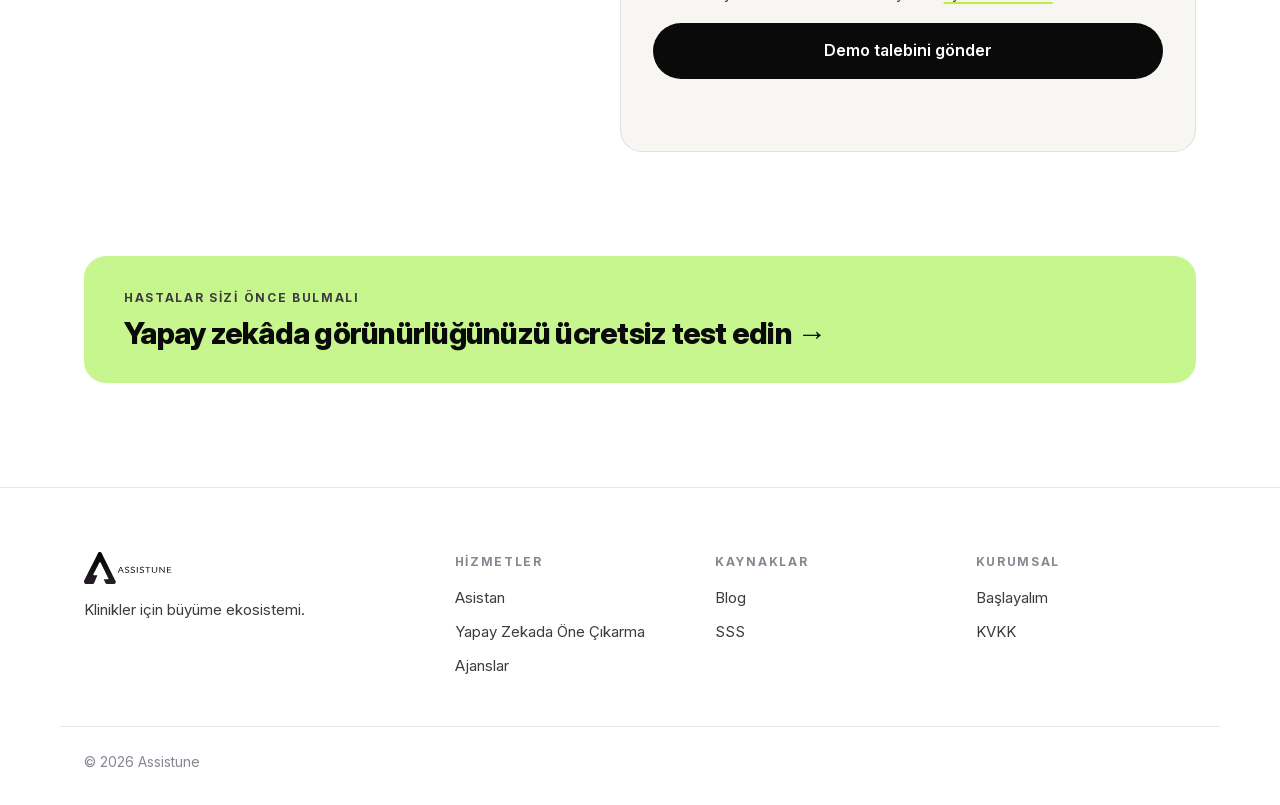
<file: asistan/index.html>
<!DOCTYPE html>
<html lang="tr">
<head>
    <meta charset="UTF-8">
    <meta name="viewport" content="width=device-width, initial-scale=1.0">
    <script>document.documentElement.classList.add('js');</script>
    <title>Assistune Asistan | Instagram mesajlarınıza ilk yanıt, sıcak hastalar sekreterinize</title>
    <meta name="description" content="Assistune Asistan, doktor ve kliniklerin Instagram DM&#39;lerine gelen ilk mesajları yapay zekâ ile karşılar, hastayı ayırır ve randevuya hazır olanları sekretere devreder.">
    <link rel="canonical" href="https://assistune.com/asistan/">
    <meta property="og:type" content="website">
    <meta property="og:site_name" content="Assistune">
    <meta property="og:locale" content="tr_TR">
    <meta property="og:title" content="Assistune Asistan: Kliniğinize gelen her mesaja ilk dakikada cevap">
    <meta property="og:description" content="Assistune Asistan, doktor ve kliniklerin Instagram DM&#39;lerine gelen ilk mesajları yapay zekâ ile karşılar, hastayı ayırır ve randevuya hazır olanları sekretere devreder.">
    <meta property="og:url" content="https://assistune.com/asistan/">
    <meta property="og:image" content="https://assistune.com/og.png">
    <meta property="og:image:width" content="1200">
    <meta property="og:image:height" content="630">
    <meta name="twitter:card" content="summary_large_image">
    <link rel="icon" type="image/png" href="/favicon.png">
    <link rel="apple-touch-icon" href="/apple-touch-icon.png">
    <link rel="preload" href="/fonts/inter-latin.woff2" as="font" type="font/woff2" crossorigin>
    <link rel="stylesheet" href="/style.css?v=f8320248">
    <script type="application/ld+json">{"@context":"https://schema.org","@graph":[{"@type":"Organization","@id":"https://assistune.com/#organization","name":"Assistune","url":"https://assistune.com/","logo":"https://assistune.com/Logo.png","description":"Klinikler ve doktorlar için büyüme ekosistemi: yapay zekâda görünürlük, Instagram mesaj asistanı ve sağlık alanında deneyimli ajanslarla eşleştirme."}]}</script>
</head>
<body>
<a class="skip" href="#main">İçeriğe geç</a>
<header class="nav" data-nav>
    <div class="wrap nav-inner">
        <a href="/" class="brand" aria-label="Assistune ana sayfa">
            <img src="/logo.svg" alt="Assistune" width="99" height="36">
        </a>
        <nav class="menu" id="site-menu" aria-label="Ana menü">
            <ul class="menu-list">
                <li class="menu-item" data-menu>
                    <div class="menu-row">
                        <a class="menu-link is-current" href="/asistan/" aria-current="page">Asistan</a>
                        <button class="menu-caret" type="button" aria-expanded="false" aria-controls="panel-asistan" aria-label="Asistan alt menüsü">
                            <svg width="12" height="12" viewBox="0 0 12 12" aria-hidden="true"><path d="M2.5 4.5 6 8l3.5-3.5" fill="none" stroke="currentColor" stroke-width="1.6" stroke-linecap="round" stroke-linejoin="round"/></svg>
                        </button>
                    </div>
                    <div class="menu-panel" id="panel-asistan">
                        <ul>
                            <li><a href="/asistan/#nasil"><span class="mp-title">Nasıl çalışır</span><span class="mp-desc">Mesaj geldiği an karşılar, bilgi verir, ayırır, devreder.</span></a></li>
                            <li><a href="/asistan/#ayirma"><span class="mp-title">Hasta ayırma</span><span class="mp-desc">Sıcak hasta, doktor talebi, bilgi alan.</span></a></li>
                            <li><a href="/asistan/#panel"><span class="mp-title">Panel</span><span class="mp-desc">Tüm konuşmalar tek gelen kutusunda.</span></a></li>
                            <li><a href="/asistan/#kimler"><span class="mp-title">Kimler için</span><span class="mp-desc">Klinikler, doktorlar, sosyal medya yöneticileri.</span></a></li>
                            <li><a href="/asistan/#sss"><span class="mp-title">SSS</span><span class="mp-desc">Kanallar, sınırlar, veriler.</span></a></li>
                            <li><a href="/asistan/#demo"><span class="mp-title">Demo al</span><span class="mp-desc">Kendi hesabınızda görün.</span></a></li>
                        </ul>
                    </div>
                </li>
                <li class="menu-item" data-menu>
                    <div class="menu-row">
                        <a class="menu-link" href="/yapay-zekada-one-cikarma/">Yapay Zekada Öne Çıkarma</a>
                        <button class="menu-caret" type="button" aria-expanded="false" aria-controls="panel-ai" aria-label="Yapay Zekada Öne Çıkarma alt menüsü">
                            <svg width="12" height="12" viewBox="0 0 12 12" aria-hidden="true"><path d="M2.5 4.5 6 8l3.5-3.5" fill="none" stroke="currentColor" stroke-width="1.6" stroke-linecap="round" stroke-linejoin="round"/></svg>
                        </button>
                    </div>
                    <div class="menu-panel" id="panel-ai">
                        <ul>
                            <li><a href="/yapay-zekada-one-cikarma/#neden"><span class="mp-title">Neden önemli</span><span class="mp-desc">Hastalar artık yapay zekâya soruyor.</span></a></li>
                            <li><a href="/yapay-zekada-one-cikarma/#ne-yapiyoruz"><span class="mp-title">Ne yapıyoruz</span><span class="mp-desc">Analiz, düzenleme, yorum stratejisi, takip.</span></a></li>
                            <li><a href="/blog/"><span class="mp-title">Rehber yazılar</span><span class="mp-desc">Site, Google profili, yorumlar, tutarlılık.</span></a></li>
                            <li><a href="/yapay-zekada-one-cikarma/#analiz"><span class="mp-title">Ücretsiz analiz</span><span class="mp-desc">Kliniğinizi yapay zekâ araçlarında test edelim.</span></a></li>
                        </ul>
                    </div>
                </li>
                <li class="menu-item" data-menu>
                    <div class="menu-row">
                        <a class="menu-link" href="/ajanslar/">Ajanslar</a>
                        <button class="menu-caret" type="button" aria-expanded="false" aria-controls="panel-ajans" aria-label="Ajanslar alt menüsü">
                            <svg width="12" height="12" viewBox="0 0 12 12" aria-hidden="true"><path d="M2.5 4.5 6 8l3.5-3.5" fill="none" stroke="currentColor" stroke-width="1.6" stroke-linecap="round" stroke-linejoin="round"/></svg>
                        </button>
                    </div>
                    <div class="menu-panel" id="panel-ajans">
                        <ul>
                            <li><a href="/ajanslar/#neden"><span class="mp-title">Neden doğru ajans?</span><span class="mp-desc">Yanlış ajansın bedeli.</span></a></li>
                            <li><a href="/ajanslar/#surec"><span class="mp-title">Nasıl eşleştiriyoruz</span><span class="mp-desc">Dinliyor, eliyor, buluşturuyoruz.</span></a></li>
                            <li><a href="/ajanslar/#yeni-klinik"><span class="mp-title">Yeni açılan klinikler</span><span class="mp-desc">Doğru temelden başlayın.</span></a></li>
                            <li><a href="/ajanslar/#form"><span class="mp-title">Ajans önerisi al</span><span class="mp-desc">Size uygun ajansları belirleyelim.</span></a></li>
                        </ul>
                    </div>
                </li>
            </ul>
        </nav>
        <div class="nav-actions">
            <a href="/baslayalim/" class="btn btn-ink btn-sm nav-cta">Başlayalım <span aria-hidden="true">→</span></a>
            <button class="nav-toggle" id="nav-toggle" type="button" aria-expanded="false" aria-controls="site-menu" aria-label="Menüyü aç">
                <span></span><span></span>
            </button>
        </div>
    </div>
</header>

<main id="main">
<script type="application/ld+json">{"@context":"https://schema.org","@graph":[{"@type":"Service","name":"Assistune Asistan","serviceType":"Instagram mesajları için yapay zekâ destekli ilk yanıt asistanı","provider":{"@id":"https://assistune.com/#organization"},"areaServed":"TR","audience":{"@type":"Audience","audienceType":"Doktorlar, klinikler ve sağlık alanındaki sosyal medya yöneticileri"},"url":"https://assistune.com/asistan/"},{"@type":"FAQPage","mainEntity":[{"@type":"Question","name":"Hangi kanallarda çalışıyor?","acceptedAnswer":{"@type":"Answer","text":"Şu an Instagram Direct mesajlarında çalışıyor. WhatsApp desteği sonraki aşamada planlanıyor."}},{"@type":"Question","name":"Bot hastaya fiyat söyler mi?","acceptedAnswer":{"@type":"Answer","text":"Hayır, kendiliğinden fiyat, indirim ya da kampanya bilgisi vermez. Fiyat soruları varsayılan olarak ekibinize bırakılır."}},{"@type":"Question","name":"Hasta tıbbi bir soru sorarsa ne olur?","acceptedAnswer":{"@type":"Answer","text":"Bot teşhis koymaz ve tavsiye vermez. Tıbbi değerlendirme gerektiren sorular panelde “doktor talebi” olarak işaretlenir. Doktor müsait olduğunda sadece bunlara bakar. Bilgi kartında olmayan diğer sorular ekibinize bırakılır."}},{"@type":"Question","name":"Sekreterim konuşmaya girerse bot ne yapar?","acceptedAnswer":{"@type":"Answer","text":"Konuşmayı ekibiniz devraldığında bot o hastaya yanıt vermeyi bırakır. Panelden konuşmayı istediğiniz zaman bota geri verebilir ya da botu tüm klinik için kapatabilirsiniz."}},{"@type":"Question","name":"Bot hangi bilgileri kullanıyor?","acceptedAnswer":{"@type":"Answer","text":"Yalnızca sizin hazırladığınız ve onayladığınız bilgi kartlarını: konum, çalışma saatleri, randevu süreci ve tedavi bilgileri."}},{"@type":"Question","name":"Verilerimiz nerede tutuluyor?","acceptedAnswer":{"@type":"Answer","text":"Konuşmalar ve lead bilgileri Türkiye'deki sunucularda saklanır."}}]}]}</script>
        <!-- HERO -->
        <section class="hero">
            <div class="wrap hero-grid">
                <div class="hero-copy">
                    <p class="eyebrow"><span class="dot dot-lime"></span> Doktor ve klinikler için Instagram asistanı</p>
                    <h1>
                        <span class="line serif">Kliniğinize gelen</span>
                        <span class="line">her mesaja ilk&nbsp;dakikada</span>
                        <span class="inverse">cevap.</span>
                    </h1>
                    <p class="lead">
                        Assistune, kliniğinize Instagram'dan yazan her hastaya anında cevap veren yapay zekâ asistanıdır. Hastayı karşılar, kimin gerçekten <span class="mark">randevu istediğini</span> ayırır ve sadece sizin bakmanız gerekeni size getirir.
                    </p>
                    <div class="hero-actions">
                        <a href="#demo" class="btn btn-ink">Demo talep edin</a>
                        <a href="#nasil" class="btn btn-ghost">Nasıl çalışır?</a>
                    </div>
                    <p class="hero-note">Bot satışı kapatmaz. Satışı ekibiniz yapar, bot zamanınızı korur.</p>
                </div>

                <div class="hero-visual" aria-label="Örnek bir Instagram konuşması">
                    <div class="dm">
                        <div class="dm-head">
                            <div class="avatar" aria-hidden="true">K</div>
                            <div>
                                <div class="dm-name">Klinik hesabınız</div>
                                <div class="dm-sub">Instagram · Direct</div>
                            </div>
                        </div>
                        <div class="dm-body">
                            <div class="msg msg-in">Merhaba, implant için bilgi alabilir miyim? Almanya'dan geleceğim.</div>
                            <div class="msg msg-out">
                                <span class="msg-tag">AI asistan</span>
                                Merhaba! Ben kliniğin yapay zekâ asistanıyım. İmplant süreci hakkında bilgi verebilirim. Ne zaman gelmeyi düşünüyorsunuz?
                            </div>
                            <div class="msg msg-in">1 ay içinde. Akşam arayabilir misiniz? +49 ··· ··· 42</div>
                            <div class="msg msg-out">
                                <span class="msg-tag">AI asistan</span>
                                Tabii. Numaranızı ekibimize iletiyorum, sizi akşam saatlerinde arayacaklar.
                            </div>
                        </div>
                    </div>

                    <div class="handoff">
                        <div class="handoff-top">
                            <span class="handoff-label">Sekretere devredildi</span>
                            <span class="tag tag-hot">Sıcak hasta</span>
                        </div>
                        <p class="handoff-summary">Almanya · diş implantı · 1 ay içinde · akşam aranmak istiyor</p>
                        <div class="chips">
                            <span class="chip">Telefon verdi</span>
                            <span class="chip">Aranmak istedi</span>
                            <span class="chip">1 ay içinde</span>
                        </div>
                    </div>
                </div>
            </div>
        </section>

        <!-- PROBLEM -->
        <section class="band">
            <div class="wrap problem-grid">
                <div class="problem-item">
                    <div class="problem-num">50+</div>
                    <p>Reklamlı tek bir videoya gelebilecek mesaj sayısı.</p>
                </div>
                <div class="problem-item">
                    <div class="problem-num">4 <span class="serif">soru</span></div>
                    <p>Mesajların çoğu aynı: konum, çalışma saatleri, tedavi bilgisi, randevu nasıl alınır.</p>
                </div>
                <div class="problem-item">
                    <div class="problem-num">0 <span class="serif">dk</span></div>
                    <p>Doktorun bu mesajlara ayırabildiği zaman. Yük sekretere ya da sosyal medya yöneticisine kalıyor.</p>
                </div>
            </div>
        </section>

        <!-- HOW -->
        <section class="section" id="nasil">
            <div class="wrap">
                <div class="section-head">
                    <p class="kicker">Nasıl çalışır</p>
                    <h2>İlk teması bot yapar, satışı <span class="serif">ekibiniz</span> kapatır.</h2>
                </div>
                <ol class="steps">
                    <li class="step">
                        <span class="step-no">01</span>
                        <h3>Karşılar</h3>
                        <p>Hasta yazdığı anda yanıt alır. Bot, konuşmanın yapay zekâ destekli olduğunu en baştan söyler.</p>
                    </li>
                    <li class="step">
                        <span class="step-no">02</span>
                        <h3>Bilgi verir</h3>
                        <p>Konum, saatler, randevu süreci ve tedaviler hakkında yalnızca sizin onayladığınız bilgi kartlarındaki bilgiyi kullanır.</p>
                    </li>
                    <li class="step">
                        <span class="step-no">03</span>
                        <h3>Ayırır</h3>
                        <p>Telefon paylaştı mı, randevu sordu mu, ne zaman gelmek istiyor? Kimin gerçekten randevu istediğini, kimin sadece bilgi aldığını ayırır.</p>
                    </li>
                    <li class="step">
                        <span class="step-no">04</span>
                        <h3>Devreder</h3>
                        <p>Hazır olan hastayı tek satırlık bir özetle sekreterinize iletir. Konuşmayı ekibiniz devralınca bot susar.</p>
                    </li>
                </ol>
            </div>
        </section>

        <!-- TEMPERATURE -->
        <section class="section section-alt" id="ayirma">
            <div class="wrap">
                <div class="section-head">
                    <p class="kicker">Hasta ayırma</p>
                    <h2>Kimin önce aranacağını tahmin etmeyin, <span class="serif">görün.</span></h2>
                    <p class="section-lead">Her konuşma üç gruptan birine düşer. Nedeni de yanında yazar: telefon verdi mi, randevu sordu mu, ne zaman gelmek istiyor? Sekreteriniz kimle uğraşacağını bilir, siz de sadece size gelen soruya bakarsınız.</p>
                </div>
                <div class="sorts">
                    <article class="sort-card">
                        <div class="sort-card-head"><span class="tag tag-hot">Sıcak hasta</span></div>
                        <h3>Sekretere hemen iletilir</h3>
                        <p class="reason">“Telefon verdi, 1 ay içinde gelmek istiyor, randevu sordu.”</p>
                    </article>
                    <article class="sort-card">
                        <div class="sort-card-head"><span class="tag tag-doctor">Doktor talebi</span></div>
                        <h3>Size gelir, müsait olunca bakarsınız</h3>
                        <p class="reason">“Tedavimden sonra şu belirti normal mi?”</p>
                    </article>
                    <article class="sort-card">
                        <div class="sort-card-head"><span class="tag tag-info">Bilgi alıyor</span></div>
                        <h3>Takip listesine girer</h3>
                        <p class="reason">“Sadece bilgi alıyorum, ileride düşüneceğim.”</p>
                    </article>
                </div>
                <p class="fine">Sekreteriniz sonuçları işaretledikçe (randevu aldı, geldi, gelmedi, ulaşılamadı) hangi içeriğin gerçekten hasta getirdiğini görürsünüz.</p>
            </div>
        </section>

        <!-- PANEL -->
        <section class="section" id="panel">
            <div class="wrap">
                <div class="section-head">
                    <p class="kicker">Panel</p>
                    <h2>Ekibiniz için <span class="mark">tek bir</span> gelen kutusu.</h2>
                </div>
                <div class="features">
                    <div class="feature">
                        <h3>Tüm konuşmalar tek yerde</h3>
                        <p>Botun yanıtları ve ekibinizin Instagram'dan yazdıkları aynı konuşma geçmişinde görünür.</p>
                    </div>
                    <div class="feature">
                        <h3>Devral ve geri ver</h3>
                        <p>Tek tıkla konuşmayı devralın ya da bota geri verin. İsterseniz botu tüm klinik için kapatın.</p>
                    </div>
                    <div class="feature">
                        <h3>24 saat sayacı</h3>
                        <p>Instagram, hastanın son mesajından sonraki 24 saat içinde serbest yanıta izin verir. Panel kalan süreyi gösterir.</p>
                    </div>
                    <div class="feature">
                        <h3>Sonuç işaretleme</h3>
                        <p>Randevu aldı, geldi, gelmedi, ulaşılamadı. Hangi içeriğin gerçekten hasta getirdiğini görün.</p>
                    </div>
                    <div class="feature">
                        <h3>Doktor onaylı bilgi kartları</h3>
                        <p>Konum, saatler, randevu süreci ve tedavi bilgileri. Bot yalnızca bu kartlardaki bilgiyle yanıt verir.</p>
                    </div>
                    <div class="feature">
                        <h3>Birden çok klinik, tek hesap</h3>
                        <p>Birden çok doktoru yöneten sosyal medya yöneticileri tüm hesapları aynı panelden takip eder.</p>
                    </div>
                </div>
            </div>
        </section>

        <!-- WHO -->
        <section class="section section-alt" id="kimler">
            <div class="wrap">
                <div class="section-head">
                    <p class="kicker">Kimler için</p>
                    <h2>Sosyal medyadan hasta kazanan ekipler için.</h2>
                </div>
                <div class="who">
                    <article class="who-card">
                        <h3>Doktorlar ve klinikler</h3>
                        <p>Kişisel markası sosyal medyada büyüyen doktorlar ve yurt dışından hasta kabul eden sağlık turizmi klinikleri. Mesajlar yanıtsız kalmaz, sekreteriniz yalnızca hazır hastayla ilgilenir.</p>
                    </article>
                    <article class="who-card">
                        <h3>Sosyal medya yöneticileri ve ajanslar</h3>
                        <p>Birden çok doktorun hesabını yönetiyorsanız, ürettiğiniz videoların kaç hasta getirdiğini gösterin. Tüm müşterileriniz tek panelde.</p>
                    </article>
                </div>
            </div>
        </section>

        <!-- RULES -->
        <section class="section" id="kurallar">
            <div class="wrap">
                <div class="section-head">
                    <p class="kicker">Botun sınırları</p>
                    <h2>Ne söyleyeceği kadar, ne <span class="serif">söylemeyeceği</span> de belli.</h2>
                    <p class="section-lead">Kurallar, sağlık hizmetlerinde tanıtım yönetmeliği ve KVKK göz önünde bulundurularak sabitlenir. Klinik bazında esnetilmez.</p>
                </div>
                <div class="rules">
                    <div class="rule-col">
                        <h3 class="rule-title rule-yes">Bot yapar</h3>
                        <ul>
                            <li>Yapay zekâ destekli olduğunu belirtir</li>
                            <li>Konum, çalışma saatleri ve randevu süreci hakkında bilgi verir</li>
                            <li>Tedaviler hakkında yalnızca doktor onaylı karttaki bilgiyi paylaşır</li>
                            <li>Tıbbi değerlendirme gereken soruyu “Bunu doktorumuz değerlendirir” diyerek doktor talebi olarak işaretler</li>
                        </ul>
                    </div>
                    <div class="rule-col">
                        <h3 class="rule-title rule-no">Bot yapmaz</h3>
                        <ul>
                            <li>Teşhis koymaz, tıbbi tavsiye vermez</li>
                            <li>Kendiliğinden fiyat, indirim ya da kampanya söylemez</li>
                            <li>Satışı kapatmaz, randevuyu ekibiniz verir</li>
                            <li>Klinik konusu dışında sohbet etmez</li>
                        </ul>
                    </div>
                </div>
                <p class="fine">Verileriniz Türkiye'deki sunucularda tutulur.</p>
            </div>
        </section>

        <!-- PRICING -->
        <section class="section section-ink" id="fiyat">
            <div class="wrap price">
                <div>
                    <p class="kicker kicker-light">Fiyatlandırma</p>
                    <h2>Kliniğinize özel <span class="serif">teklif.</span></h2>
                    <p class="section-lead">Fiyat, gelen mesaj hacmine ve bağlanacak hesap sayısına göre belirlenir. Kurulumu ve bilgi kartlarının hazırlanmasını birlikte yaparız.</p>
                </div>
                <a href="#demo" class="btn btn-lime">Teklif alın</a>
            </div>
        </section>

        <!-- FAQ -->
        <section class="section" id="sss">
            <div class="wrap faq-wrap">
                <div class="section-head">
                    <p class="kicker">Sık sorulan sorular</p>
                    <h2>Merak edilenler.</h2>
                </div>
                <div class="faq">
                    <details>
                        <summary>Hangi kanallarda çalışıyor?</summary>
                        <p>Şu an Instagram Direct mesajlarında çalışıyor. WhatsApp desteği sonraki aşamada planlanıyor.</p>
                    </details>
                    <details>
                        <summary>Bot hastaya fiyat söyler mi?</summary>
                        <p>Hayır, kendiliğinden fiyat, indirim ya da kampanya bilgisi vermez. Fiyat soruları varsayılan olarak ekibinize bırakılır.</p>
                    </details>
                    <details>
                        <summary>Hasta tıbbi bir soru sorarsa ne olur?</summary>
                        <p>Bot teşhis koymaz ve tavsiye vermez. Tıbbi değerlendirme gerektiren sorular panelde “doktor talebi” olarak işaretlenir. Doktor müsait olduğunda sadece bunlara bakar. Bilgi kartında olmayan diğer sorular ekibinize bırakılır.</p>
                    </details>
                    <details>
                        <summary>Sekreterim konuşmaya girerse bot ne yapar?</summary>
                        <p>Konuşmayı ekibiniz devraldığında bot o hastaya yanıt vermeyi bırakır. Panelden konuşmayı istediğiniz zaman bota geri verebilir ya da botu tüm klinik için kapatabilirsiniz.</p>
                    </details>
                    <details>
                        <summary>Bot hangi bilgileri kullanıyor?</summary>
                        <p>Yalnızca sizin hazırladığınız ve onayladığınız bilgi kartlarını: konum, çalışma saatleri, randevu süreci ve tedavi bilgileri.</p>
                    </details>
                    <details>
                        <summary>Verilerimiz nerede tutuluyor?</summary>
                        <p>Konuşmalar ve lead bilgileri Türkiye'deki sunucularda saklanır.</p>
                    </details>
                </div>
            </div>
        </section>

        <!-- DEMO FORM -->
        <section class="section section-alt" id="demo">
            <div class="wrap demo">
                <div class="demo-copy">
                    <p class="kicker">Demo</p>
                    <h2>Kendi hesabınızda <span class="serif">görmek</span> ister misiniz?</h2>
                    <p class="section-lead">Bilgilerinizi bırakın, sizi arayalım. Kliniğinize ya da yönettiğiniz hesaplara nasıl uyacağını birlikte konuşalım.</p>
                </div>

                <form class="form" id="demo-form" data-lead-form data-form-type="asistan_demo" data-success="Teşekkürler! Talebiniz bize ulaştı, en kısa sürede sizi arayacağız." novalidate>
                    <div class="field-row">
                        <label class="field">
                            <span>Ad soyad</span>
                            <input type="text" name="name" autocomplete="name" required maxlength="100">
                        </label>
                        <label class="field">
                            <span>Telefon</span>
                            <input type="tel" name="phone" autocomplete="tel" inputmode="tel" required maxlength="30" placeholder="05xx xxx xx xx">
                        </label>
                    </div>
                    <div class="field-row">
                        <label class="field">
                            <span>Klinik ya da ajans adı</span>
                            <input type="text" name="organization" autocomplete="organization" maxlength="120">
                        </label>
                        <label class="field">
                            <span>Rolünüz</span>
                            <select name="role">
                                <option value="Doktor">Doktor</option>
                                <option value="Klinik yöneticisi">Klinik yöneticisi</option>
                                <option value="Sosyal medya yöneticisi / ajans">Sosyal medya yöneticisi / ajans</option>
                                <option value="Diğer">Diğer</option>
                            </select>
                        </label>
                    </div>
                    <label class="field">
                        <span>Instagram hesabı <em>(isteğe bağlı)</em></span>
                        <input type="text" name="instagram" maxlength="60" placeholder="@hesapadi">
                    </label>
                    <label class="field">
                        <span>Kısaca anlatın <em>(isteğe bağlı)</em></span>
                        <textarea name="message" rows="3" maxlength="1000" placeholder="Örn: 3 doktorun hesabını yönetiyorum, reklamlardan çok mesaj geliyor."></textarea>
                    </label>
                    <label class="hp" aria-hidden="true">
                        Bu alanı boş bırakın
                        <input type="text" name="website" tabindex="-1" autocomplete="off">
                    </label>
                    <label class="consent">
                        <input type="checkbox" name="consent" required>
                        <span>Bilgilerimin yalnızca demo görüşmesi için benimle iletişime geçilmesi amacıyla kullanılmasını kabul ediyorum. <a href="/kvkk/">Aydınlatma metni</a></span>
                    </label>
                    <button type="submit" class="btn btn-ink btn-block" id="demo-submit"><span class="btn-label">Demo talebini gönder</span></button>
                    <p class="form-status" role="status" aria-live="polite"></p>
                </form>
            </div>
        </section>

        <!-- CROSS-SELL -->
        <section class="cross">
            <div class="wrap">
                <a class="cross-card" href="/yapay-zekada-one-cikarma/#analiz">
                    <span class="cross-kicker">Hastalar sizi önce bulmalı</span>
                    <span class="cross-title">Yapay zekâda görünürlüğünüzü ücretsiz test edin <span aria-hidden="true">→</span></span>
                </a>
            </div>
        </section>

</main>
<footer class="footer">
    <div class="wrap footer-grid">
        <div class="footer-brand">
            <a href="/" aria-label="Assistune ana sayfa"><img src="/logo.svg" alt="Assistune" width="88" height="32" class="footer-logo" loading="lazy"></a>
            <p>Klinikler için büyüme ekosistemi.</p>
        </div>
        <nav class="footer-col" aria-label="Hizmetler">
            <p class="footer-title">Hizmetler</p>
            <a href="/asistan/">Asistan</a>
            <a href="/yapay-zekada-one-cikarma/">Yapay Zekada Öne Çıkarma</a>
            <a href="/ajanslar/">Ajanslar</a>
        </nav>
        <nav class="footer-col" aria-label="Kaynaklar">
            <p class="footer-title">Kaynaklar</p>
            <a href="/blog/">Blog</a>
            <a href="/asistan/#sss">SSS</a>
        </nav>
        <nav class="footer-col" aria-label="Kurumsal">
            <p class="footer-title">Kurumsal</p>
            <a href="/baslayalim/">Başlayalım</a>
            <a href="/kvkk/">KVKK</a>
        </nav>
    </div>
    <div class="wrap footer-bottom">
        <p>© 2026 Assistune</p>
    </div>
</footer>

<script src="/script.js?v=f8320248" defer></script>
</body>
</html>
</file>
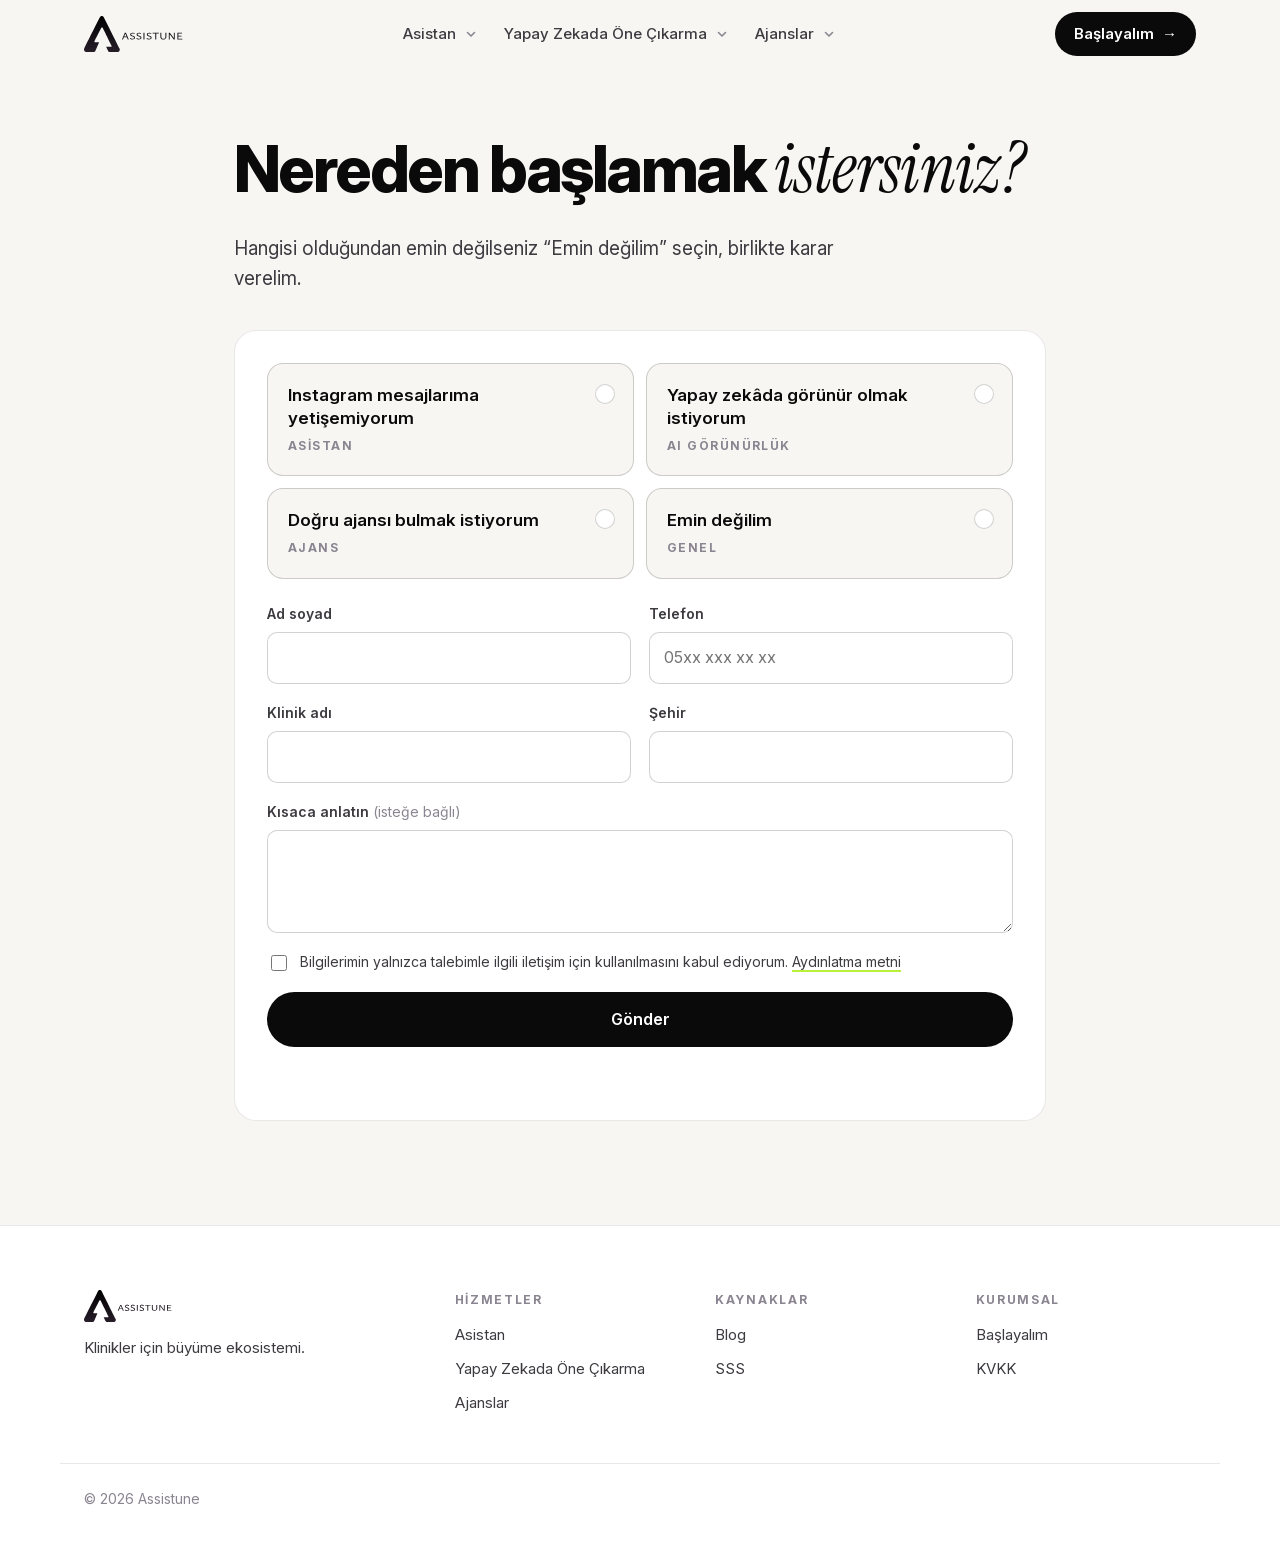
<file: baslayalim/index.html>
<!DOCTYPE html>
<html lang="tr">
<head>
    <meta charset="UTF-8">
    <meta name="viewport" content="width=device-width, initial-scale=1.0">
    <script>document.documentElement.classList.add('js');</script>
    <title>Başlayalım | Assistune</title>
    <meta name="description" content="Asistan, yapay zekâda görünürlük ya da ajans eşleştirme. Nereden başlayacağınızı seçin, kısa formu doldurun, size en uygun yolu birlikte belirleyelim.">
    <link rel="canonical" href="https://assistune.com/baslayalim/">
    <meta property="og:type" content="website">
    <meta property="og:site_name" content="Assistune">
    <meta property="og:locale" content="tr_TR">
    <meta property="og:title" content="Nereden başlamak istersiniz? | Assistune">
    <meta property="og:description" content="Asistan, yapay zekâda görünürlük ya da ajans eşleştirme. Nereden başlayacağınızı seçin, kısa formu doldurun, size en uygun yolu birlikte belirleyelim.">
    <meta property="og:url" content="https://assistune.com/baslayalim/">
    <meta property="og:image" content="https://assistune.com/og.png">
    <meta property="og:image:width" content="1200">
    <meta property="og:image:height" content="630">
    <meta name="twitter:card" content="summary_large_image">
    <link rel="icon" type="image/png" href="/favicon.png">
    <link rel="apple-touch-icon" href="/apple-touch-icon.png">
    <link rel="preload" href="/fonts/inter-latin.woff2" as="font" type="font/woff2" crossorigin>
    <link rel="stylesheet" href="/style.css?v=f8320248">
    <script type="application/ld+json">{"@context":"https://schema.org","@graph":[{"@type":"Organization","@id":"https://assistune.com/#organization","name":"Assistune","url":"https://assistune.com/","logo":"https://assistune.com/Logo.png","description":"Klinikler ve doktorlar için büyüme ekosistemi: yapay zekâda görünürlük, Instagram mesaj asistanı ve sağlık alanında deneyimli ajanslarla eşleştirme."}]}</script>
</head>
<body>
<a class="skip" href="#main">İçeriğe geç</a>
<header class="nav" data-nav>
    <div class="wrap nav-inner">
        <a href="/" class="brand" aria-label="Assistune ana sayfa">
            <img src="/logo.svg" alt="Assistune" width="99" height="36">
        </a>
        <nav class="menu" id="site-menu" aria-label="Ana menü">
            <ul class="menu-list">
                <li class="menu-item" data-menu>
                    <div class="menu-row">
                        <a class="menu-link" href="/asistan/">Asistan</a>
                        <button class="menu-caret" type="button" aria-expanded="false" aria-controls="panel-asistan" aria-label="Asistan alt menüsü">
                            <svg width="12" height="12" viewBox="0 0 12 12" aria-hidden="true"><path d="M2.5 4.5 6 8l3.5-3.5" fill="none" stroke="currentColor" stroke-width="1.6" stroke-linecap="round" stroke-linejoin="round"/></svg>
                        </button>
                    </div>
                    <div class="menu-panel" id="panel-asistan">
                        <ul>
                            <li><a href="/asistan/#nasil"><span class="mp-title">Nasıl çalışır</span><span class="mp-desc">Mesaj geldiği an karşılar, bilgi verir, ayırır, devreder.</span></a></li>
                            <li><a href="/asistan/#ayirma"><span class="mp-title">Hasta ayırma</span><span class="mp-desc">Sıcak hasta, doktor talebi, bilgi alan.</span></a></li>
                            <li><a href="/asistan/#panel"><span class="mp-title">Panel</span><span class="mp-desc">Tüm konuşmalar tek gelen kutusunda.</span></a></li>
                            <li><a href="/asistan/#kimler"><span class="mp-title">Kimler için</span><span class="mp-desc">Klinikler, doktorlar, sosyal medya yöneticileri.</span></a></li>
                            <li><a href="/asistan/#sss"><span class="mp-title">SSS</span><span class="mp-desc">Kanallar, sınırlar, veriler.</span></a></li>
                            <li><a href="/asistan/#demo"><span class="mp-title">Demo al</span><span class="mp-desc">Kendi hesabınızda görün.</span></a></li>
                        </ul>
                    </div>
                </li>
                <li class="menu-item" data-menu>
                    <div class="menu-row">
                        <a class="menu-link" href="/yapay-zekada-one-cikarma/">Yapay Zekada Öne Çıkarma</a>
                        <button class="menu-caret" type="button" aria-expanded="false" aria-controls="panel-ai" aria-label="Yapay Zekada Öne Çıkarma alt menüsü">
                            <svg width="12" height="12" viewBox="0 0 12 12" aria-hidden="true"><path d="M2.5 4.5 6 8l3.5-3.5" fill="none" stroke="currentColor" stroke-width="1.6" stroke-linecap="round" stroke-linejoin="round"/></svg>
                        </button>
                    </div>
                    <div class="menu-panel" id="panel-ai">
                        <ul>
                            <li><a href="/yapay-zekada-one-cikarma/#neden"><span class="mp-title">Neden önemli</span><span class="mp-desc">Hastalar artık yapay zekâya soruyor.</span></a></li>
                            <li><a href="/yapay-zekada-one-cikarma/#ne-yapiyoruz"><span class="mp-title">Ne yapıyoruz</span><span class="mp-desc">Analiz, düzenleme, yorum stratejisi, takip.</span></a></li>
                            <li><a href="/blog/"><span class="mp-title">Rehber yazılar</span><span class="mp-desc">Site, Google profili, yorumlar, tutarlılık.</span></a></li>
                            <li><a href="/yapay-zekada-one-cikarma/#analiz"><span class="mp-title">Ücretsiz analiz</span><span class="mp-desc">Kliniğinizi yapay zekâ araçlarında test edelim.</span></a></li>
                        </ul>
                    </div>
                </li>
                <li class="menu-item" data-menu>
                    <div class="menu-row">
                        <a class="menu-link" href="/ajanslar/">Ajanslar</a>
                        <button class="menu-caret" type="button" aria-expanded="false" aria-controls="panel-ajans" aria-label="Ajanslar alt menüsü">
                            <svg width="12" height="12" viewBox="0 0 12 12" aria-hidden="true"><path d="M2.5 4.5 6 8l3.5-3.5" fill="none" stroke="currentColor" stroke-width="1.6" stroke-linecap="round" stroke-linejoin="round"/></svg>
                        </button>
                    </div>
                    <div class="menu-panel" id="panel-ajans">
                        <ul>
                            <li><a href="/ajanslar/#neden"><span class="mp-title">Neden doğru ajans?</span><span class="mp-desc">Yanlış ajansın bedeli.</span></a></li>
                            <li><a href="/ajanslar/#surec"><span class="mp-title">Nasıl eşleştiriyoruz</span><span class="mp-desc">Dinliyor, eliyor, buluşturuyoruz.</span></a></li>
                            <li><a href="/ajanslar/#yeni-klinik"><span class="mp-title">Yeni açılan klinikler</span><span class="mp-desc">Doğru temelden başlayın.</span></a></li>
                            <li><a href="/ajanslar/#form"><span class="mp-title">Ajans önerisi al</span><span class="mp-desc">Size uygun ajansları belirleyelim.</span></a></li>
                        </ul>
                    </div>
                </li>
            </ul>
        </nav>
        <div class="nav-actions">
            <a href="/baslayalim/" class="btn btn-ink btn-sm nav-cta">Başlayalım <span aria-hidden="true">→</span></a>
            <button class="nav-toggle" id="nav-toggle" type="button" aria-expanded="false" aria-controls="site-menu" aria-label="Menüyü aç">
                <span></span><span></span>
            </button>
        </div>
    </div>
</header>

<main id="main">
        <section class="section start">
            <div class="wrap start-wrap">
                <div class="start-head">
                    <h1>Nereden başlamak <span class="serif">istersiniz?</span></h1>
                    <p class="lead">Hangisi olduğundan emin değilseniz “Emin değilim” seçin, birlikte karar verelim.</p>
                </div>
<form class="form form-grid form-start" id="baslayalim-form" data-lead-form data-form-type="baslayalim" data-success="Talebiniz bize ulaştı. En kısa sürede sizi arayıp birlikte en uygun yolu belirleyeceğiz." novalidate>
<fieldset class="picker span-2" data-service-picker>
    <legend class="sr-only">Hangi konuda destek istiyorsunuz?</legend>
    <label class="pick"><input type="radio" name="service" value="Asistan" data-key="asistan" required><span class="pick-body"><span class="pick-q">Instagram mesajlarıma yetişemiyorum</span><span class="pick-a">Asistan</span></span></label>
    <label class="pick"><input type="radio" name="service" value="AI görünürlük" data-key="ai"><span class="pick-body"><span class="pick-q">Yapay zekâda görünür olmak istiyorum</span><span class="pick-a">AI görünürlük</span></span></label>
    <label class="pick"><input type="radio" name="service" value="Ajans" data-key="ajans"><span class="pick-body"><span class="pick-q">Doğru ajansı bulmak istiyorum</span><span class="pick-a">Ajans</span></span></label>
    <label class="pick"><input type="radio" name="service" value="Genel (emin değil)" data-key="genel"><span class="pick-body"><span class="pick-q">Emin değilim</span><span class="pick-a">Genel</span></span></label>
</fieldset>

    <label class="field">
        <span>Ad soyad</span>
        <input type="text" name="name" maxlength="100" autocomplete="name" required>
    </label>
    <label class="field">
        <span>Telefon</span>
        <input type="tel" name="phone" maxlength="30" autocomplete="tel" inputmode="tel" placeholder="05xx xxx xx xx" required>
    </label>
    <label class="field">
        <span>Klinik adı</span>
        <input type="text" name="organization" maxlength="120" autocomplete="organization" required>
    </label>
    <label class="field">
        <span>Şehir</span>
        <input type="text" name="city" maxlength="60" autocomplete="address-level2" required>
    </label>
    <label class="field span-2">
        <span>Kısaca anlatın <em>(isteğe bağlı)</em></span>
        <textarea name="message" rows="3" maxlength="1000"></textarea>
    </label>
    <label class="hp" aria-hidden="true">
        Bu alanı boş bırakın
        <input type="text" name="website" tabindex="-1" autocomplete="off">
    </label>
    <label class="consent span-2">
        <input type="checkbox" name="consent" required>
        <span>Bilgilerimin yalnızca talebimle ilgili iletişim için kullanılmasını kabul ediyorum. <a href="/kvkk/">Aydınlatma metni</a></span>
    </label>
    <button type="submit" class="btn btn-ink btn-block span-2"><span class="btn-label">Gönder</span></button>
    <p class="form-status span-2" role="status" aria-live="polite"></p>
</form>

            </div>
        </section>

</main>
<footer class="footer">
    <div class="wrap footer-grid">
        <div class="footer-brand">
            <a href="/" aria-label="Assistune ana sayfa"><img src="/logo.svg" alt="Assistune" width="88" height="32" class="footer-logo" loading="lazy"></a>
            <p>Klinikler için büyüme ekosistemi.</p>
        </div>
        <nav class="footer-col" aria-label="Hizmetler">
            <p class="footer-title">Hizmetler</p>
            <a href="/asistan/">Asistan</a>
            <a href="/yapay-zekada-one-cikarma/">Yapay Zekada Öne Çıkarma</a>
            <a href="/ajanslar/">Ajanslar</a>
        </nav>
        <nav class="footer-col" aria-label="Kaynaklar">
            <p class="footer-title">Kaynaklar</p>
            <a href="/blog/">Blog</a>
            <a href="/asistan/#sss">SSS</a>
        </nav>
        <nav class="footer-col" aria-label="Kurumsal">
            <p class="footer-title">Kurumsal</p>
            <a href="/baslayalim/">Başlayalım</a>
            <a href="/kvkk/">KVKK</a>
        </nav>
    </div>
    <div class="wrap footer-bottom">
        <p>© 2026 Assistune</p>
    </div>
</footer>

<script src="/script.js?v=f8320248" defer></script>
</body>
</html>
</file>
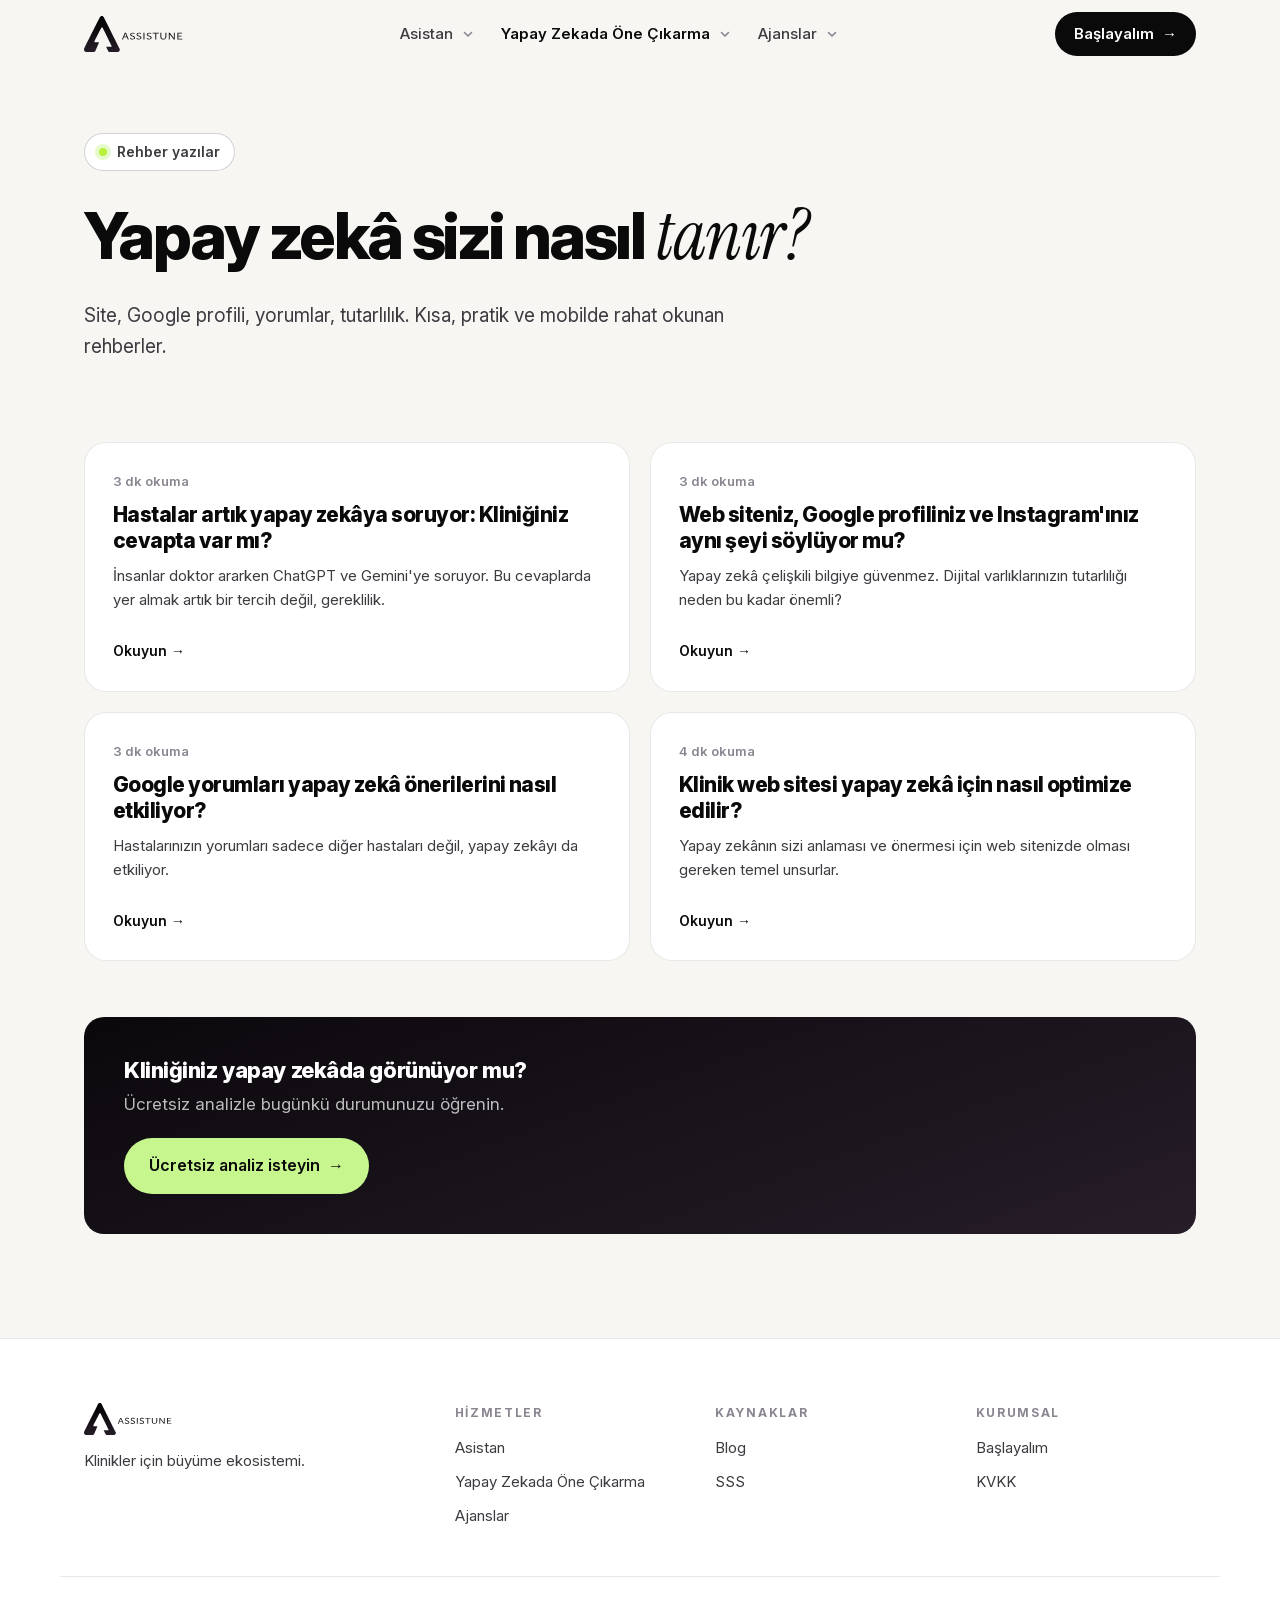
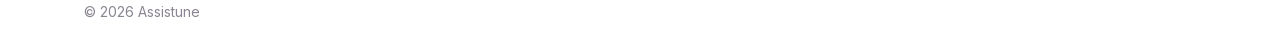
<file: blog/index.html>
<!DOCTYPE html>
<html lang="tr">
<head>
    <meta charset="UTF-8">
    <meta name="viewport" content="width=device-width, initial-scale=1.0">
    <script>document.documentElement.classList.add('js');</script>
    <title>Blog | Klinikler için yapay zekâ görünürlüğü rehberleri | Assistune</title>
    <meta name="description" content="Web sitesi, Google İşletme profili, hasta yorumları ve tutarlılık: kliniğinizin yapay zekâ cevaplarında yer alması için kısa ve pratik rehberler.">
    <link rel="canonical" href="https://assistune.com/blog/">
    <meta property="og:type" content="website">
    <meta property="og:site_name" content="Assistune">
    <meta property="og:locale" content="tr_TR">
    <meta property="og:title" content="Assistune Blog: Klinikler için yapay zekâ görünürlüğü rehberleri">
    <meta property="og:description" content="Web sitesi, Google İşletme profili, hasta yorumları ve tutarlılık: kliniğinizin yapay zekâ cevaplarında yer alması için kısa ve pratik rehberler.">
    <meta property="og:url" content="https://assistune.com/blog/">
    <meta property="og:image" content="https://assistune.com/og.png">
    <meta property="og:image:width" content="1200">
    <meta property="og:image:height" content="630">
    <meta name="twitter:card" content="summary_large_image">
    <link rel="icon" type="image/png" href="/favicon.png">
    <link rel="apple-touch-icon" href="/apple-touch-icon.png">
    <link rel="preload" href="/fonts/inter-latin.woff2" as="font" type="font/woff2" crossorigin>
    <link rel="stylesheet" href="/style.css?v=f8320248">
    <script type="application/ld+json">{"@context":"https://schema.org","@graph":[{"@type":"Organization","@id":"https://assistune.com/#organization","name":"Assistune","url":"https://assistune.com/","logo":"https://assistune.com/Logo.png","description":"Klinikler ve doktorlar için büyüme ekosistemi: yapay zekâda görünürlük, Instagram mesaj asistanı ve sağlık alanında deneyimli ajanslarla eşleştirme."}]}</script>
</head>
<body>
<a class="skip" href="#main">İçeriğe geç</a>
<header class="nav" data-nav>
    <div class="wrap nav-inner">
        <a href="/" class="brand" aria-label="Assistune ana sayfa">
            <img src="/logo.svg" alt="Assistune" width="99" height="36">
        </a>
        <nav class="menu" id="site-menu" aria-label="Ana menü">
            <ul class="menu-list">
                <li class="menu-item" data-menu>
                    <div class="menu-row">
                        <a class="menu-link" href="/asistan/">Asistan</a>
                        <button class="menu-caret" type="button" aria-expanded="false" aria-controls="panel-asistan" aria-label="Asistan alt menüsü">
                            <svg width="12" height="12" viewBox="0 0 12 12" aria-hidden="true"><path d="M2.5 4.5 6 8l3.5-3.5" fill="none" stroke="currentColor" stroke-width="1.6" stroke-linecap="round" stroke-linejoin="round"/></svg>
                        </button>
                    </div>
                    <div class="menu-panel" id="panel-asistan">
                        <ul>
                            <li><a href="/asistan/#nasil"><span class="mp-title">Nasıl çalışır</span><span class="mp-desc">Mesaj geldiği an karşılar, bilgi verir, ayırır, devreder.</span></a></li>
                            <li><a href="/asistan/#ayirma"><span class="mp-title">Hasta ayırma</span><span class="mp-desc">Sıcak hasta, doktor talebi, bilgi alan.</span></a></li>
                            <li><a href="/asistan/#panel"><span class="mp-title">Panel</span><span class="mp-desc">Tüm konuşmalar tek gelen kutusunda.</span></a></li>
                            <li><a href="/asistan/#kimler"><span class="mp-title">Kimler için</span><span class="mp-desc">Klinikler, doktorlar, sosyal medya yöneticileri.</span></a></li>
                            <li><a href="/asistan/#sss"><span class="mp-title">SSS</span><span class="mp-desc">Kanallar, sınırlar, veriler.</span></a></li>
                            <li><a href="/asistan/#demo"><span class="mp-title">Demo al</span><span class="mp-desc">Kendi hesabınızda görün.</span></a></li>
                        </ul>
                    </div>
                </li>
                <li class="menu-item" data-menu>
                    <div class="menu-row">
                        <a class="menu-link is-current" href="/yapay-zekada-one-cikarma/" aria-current="page">Yapay Zekada Öne Çıkarma</a>
                        <button class="menu-caret" type="button" aria-expanded="false" aria-controls="panel-ai" aria-label="Yapay Zekada Öne Çıkarma alt menüsü">
                            <svg width="12" height="12" viewBox="0 0 12 12" aria-hidden="true"><path d="M2.5 4.5 6 8l3.5-3.5" fill="none" stroke="currentColor" stroke-width="1.6" stroke-linecap="round" stroke-linejoin="round"/></svg>
                        </button>
                    </div>
                    <div class="menu-panel" id="panel-ai">
                        <ul>
                            <li><a href="/yapay-zekada-one-cikarma/#neden"><span class="mp-title">Neden önemli</span><span class="mp-desc">Hastalar artık yapay zekâya soruyor.</span></a></li>
                            <li><a href="/yapay-zekada-one-cikarma/#ne-yapiyoruz"><span class="mp-title">Ne yapıyoruz</span><span class="mp-desc">Analiz, düzenleme, yorum stratejisi, takip.</span></a></li>
                            <li><a href="/blog/"><span class="mp-title">Rehber yazılar</span><span class="mp-desc">Site, Google profili, yorumlar, tutarlılık.</span></a></li>
                            <li><a href="/yapay-zekada-one-cikarma/#analiz"><span class="mp-title">Ücretsiz analiz</span><span class="mp-desc">Kliniğinizi yapay zekâ araçlarında test edelim.</span></a></li>
                        </ul>
                    </div>
                </li>
                <li class="menu-item" data-menu>
                    <div class="menu-row">
                        <a class="menu-link" href="/ajanslar/">Ajanslar</a>
                        <button class="menu-caret" type="button" aria-expanded="false" aria-controls="panel-ajans" aria-label="Ajanslar alt menüsü">
                            <svg width="12" height="12" viewBox="0 0 12 12" aria-hidden="true"><path d="M2.5 4.5 6 8l3.5-3.5" fill="none" stroke="currentColor" stroke-width="1.6" stroke-linecap="round" stroke-linejoin="round"/></svg>
                        </button>
                    </div>
                    <div class="menu-panel" id="panel-ajans">
                        <ul>
                            <li><a href="/ajanslar/#neden"><span class="mp-title">Neden doğru ajans?</span><span class="mp-desc">Yanlış ajansın bedeli.</span></a></li>
                            <li><a href="/ajanslar/#surec"><span class="mp-title">Nasıl eşleştiriyoruz</span><span class="mp-desc">Dinliyor, eliyor, buluşturuyoruz.</span></a></li>
                            <li><a href="/ajanslar/#yeni-klinik"><span class="mp-title">Yeni açılan klinikler</span><span class="mp-desc">Doğru temelden başlayın.</span></a></li>
                            <li><a href="/ajanslar/#form"><span class="mp-title">Ajans önerisi al</span><span class="mp-desc">Size uygun ajansları belirleyelim.</span></a></li>
                        </ul>
                    </div>
                </li>
            </ul>
        </nav>
        <div class="nav-actions">
            <a href="/baslayalim/" class="btn btn-ink btn-sm nav-cta">Başlayalım <span aria-hidden="true">→</span></a>
            <button class="nav-toggle" id="nav-toggle" type="button" aria-expanded="false" aria-controls="site-menu" aria-label="Menüyü aç">
                <span></span><span></span>
            </button>
        </div>
    </div>
</header>

<main id="main">
        <section class="hero page-hero page-hero-sm">
            <div class="wrap">
                <p class="eyebrow"><span class="dot dot-lime"></span> Rehber yazılar</p>
                <h1>Yapay zekâ sizi nasıl <span class="serif">tanır?</span></h1>
                <p class="lead">Site, Google profili, yorumlar, tutarlılık. Kısa, pratik ve mobilde rahat okunan rehberler.</p>
            </div>
        </section>
        <section class="section section-tight">
            <div class="wrap">
                <div class="post-cards post-cards-2">
                    <a class="post-card reveal" href="/blog/hastalar-yapay-zekaya-soruyor/">
                        <span class="post-card-meta">3 dk okuma</span>
                        <h2>Hastalar artık yapay zekâya soruyor: Kliniğiniz cevapta var mı?</h2>
                        <p>İnsanlar doktor ararken ChatGPT ve Gemini&#39;ye soruyor. Bu cevaplarda yer almak artık bir tercih değil, gereklilik.</p>
                        <span class="card-more">Okuyun <span aria-hidden="true">→</span></span>
                    </a>
                    <a class="post-card reveal" href="/blog/site-google-instagram-tutarliligi/">
                        <span class="post-card-meta">3 dk okuma</span>
                        <h2>Web siteniz, Google profiliniz ve Instagram&#39;ınız aynı şeyi söylüyor mu?</h2>
                        <p>Yapay zekâ çelişkili bilgiye güvenmez. Dijital varlıklarınızın tutarlılığı neden bu kadar önemli?</p>
                        <span class="card-more">Okuyun <span aria-hidden="true">→</span></span>
                    </a>
                    <a class="post-card reveal" href="/blog/google-yorumlari-yapay-zeka/">
                        <span class="post-card-meta">3 dk okuma</span>
                        <h2>Google yorumları yapay zekâ önerilerini nasıl etkiliyor?</h2>
                        <p>Hastalarınızın yorumları sadece diğer hastaları değil, yapay zekâyı da etkiliyor.</p>
                        <span class="card-more">Okuyun <span aria-hidden="true">→</span></span>
                    </a>
                    <a class="post-card reveal" href="/blog/klinik-web-sitesi-yapay-zeka-optimizasyonu/">
                        <span class="post-card-meta">4 dk okuma</span>
                        <h2>Klinik web sitesi yapay zekâ için nasıl optimize edilir?</h2>
                        <p>Yapay zekânın sizi anlaması ve önermesi için web sitenizde olması gereken temel unsurlar.</p>
                        <span class="card-more">Okuyun <span aria-hidden="true">→</span></span>
                    </a>
                </div>
                <div class="post-cta post-cta-wide reveal">
                    <p class="post-cta-title">Kliniğiniz yapay zekâda görünüyor mu?</p>
                    <p>Ücretsiz analizle bugünkü durumunuzu öğrenin.</p>
                    <a href="/yapay-zekada-one-cikarma/#analiz" class="btn btn-lime">Ücretsiz analiz isteyin <span aria-hidden="true">→</span></a>
                </div>
            </div>
        </section>

</main>
<footer class="footer">
    <div class="wrap footer-grid">
        <div class="footer-brand">
            <a href="/" aria-label="Assistune ana sayfa"><img src="/logo.svg" alt="Assistune" width="88" height="32" class="footer-logo" loading="lazy"></a>
            <p>Klinikler için büyüme ekosistemi.</p>
        </div>
        <nav class="footer-col" aria-label="Hizmetler">
            <p class="footer-title">Hizmetler</p>
            <a href="/asistan/">Asistan</a>
            <a href="/yapay-zekada-one-cikarma/">Yapay Zekada Öne Çıkarma</a>
            <a href="/ajanslar/">Ajanslar</a>
        </nav>
        <nav class="footer-col" aria-label="Kaynaklar">
            <p class="footer-title">Kaynaklar</p>
            <a href="/blog/">Blog</a>
            <a href="/asistan/#sss">SSS</a>
        </nav>
        <nav class="footer-col" aria-label="Kurumsal">
            <p class="footer-title">Kurumsal</p>
            <a href="/baslayalim/">Başlayalım</a>
            <a href="/kvkk/">KVKK</a>
        </nav>
    </div>
    <div class="wrap footer-bottom">
        <p>© 2026 Assistune</p>
    </div>
</footer>

<script src="/script.js?v=f8320248" defer></script>
</body>
</html>
</file>
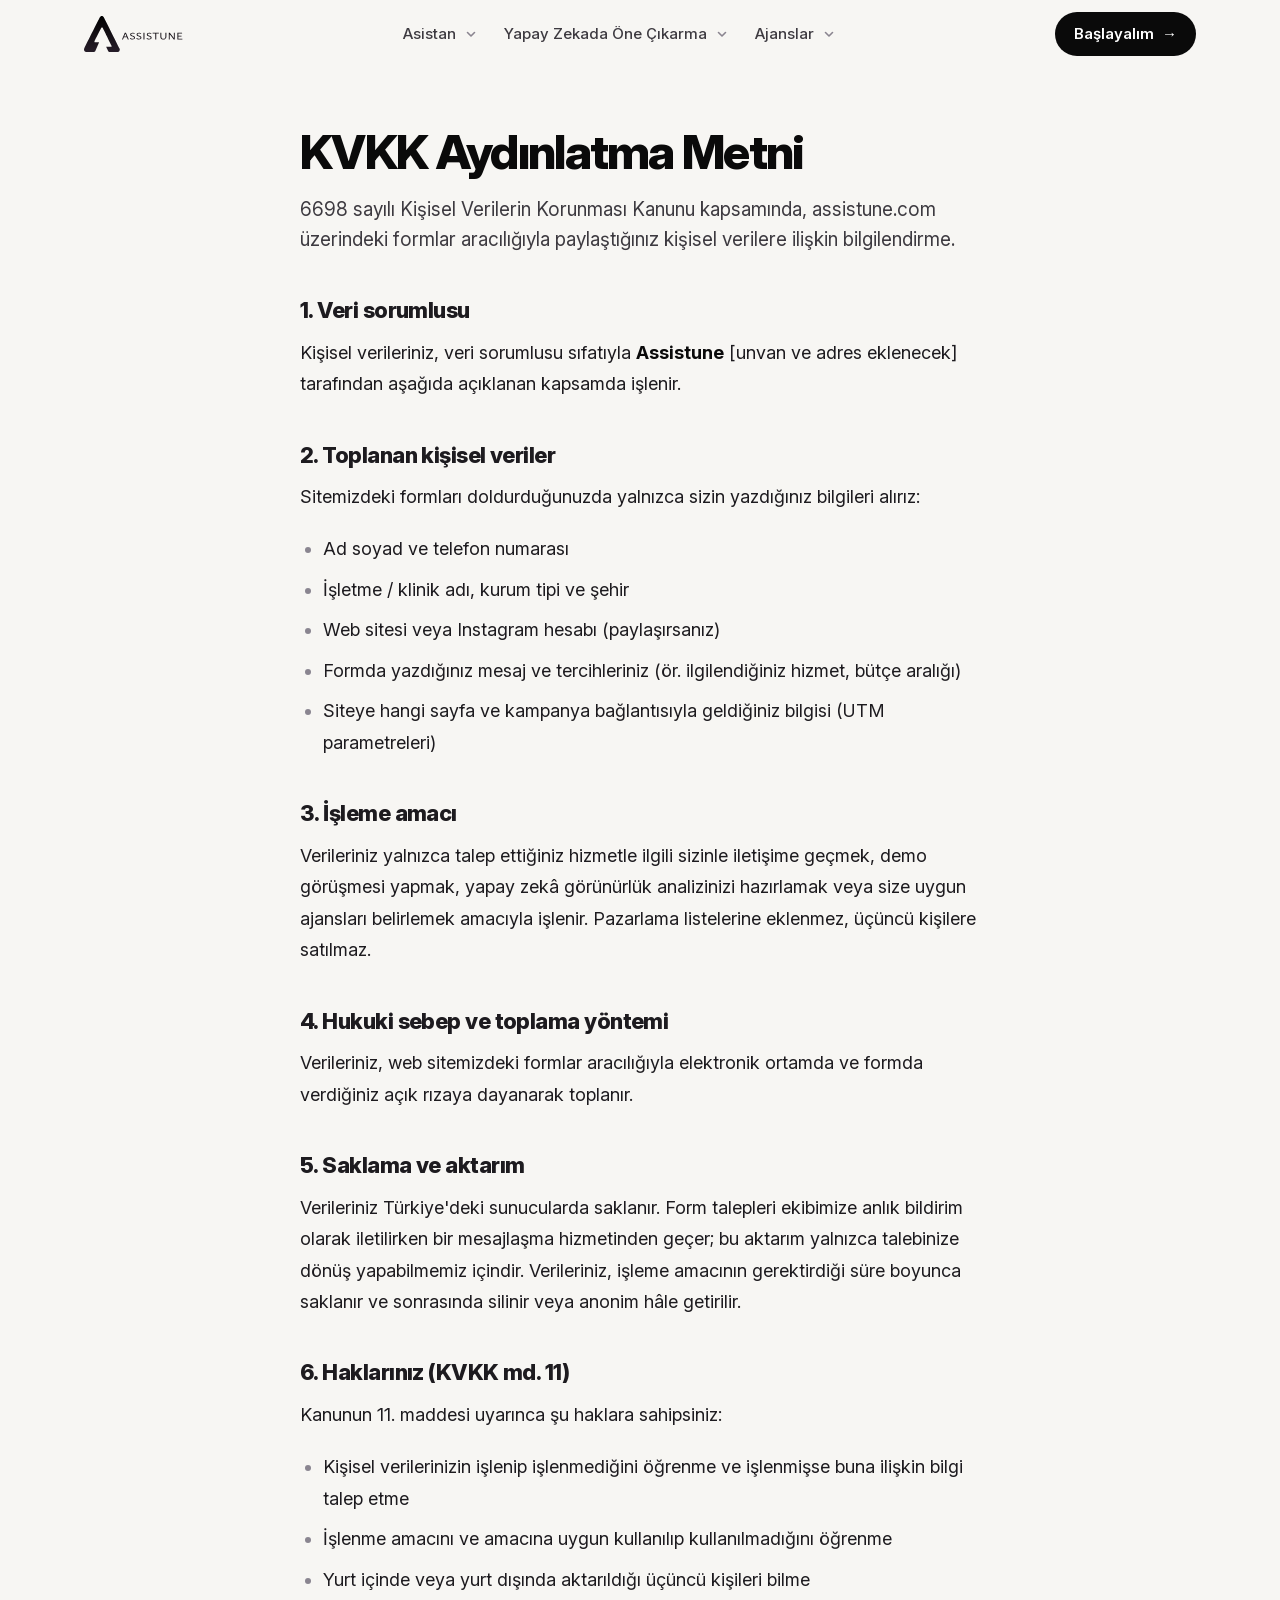
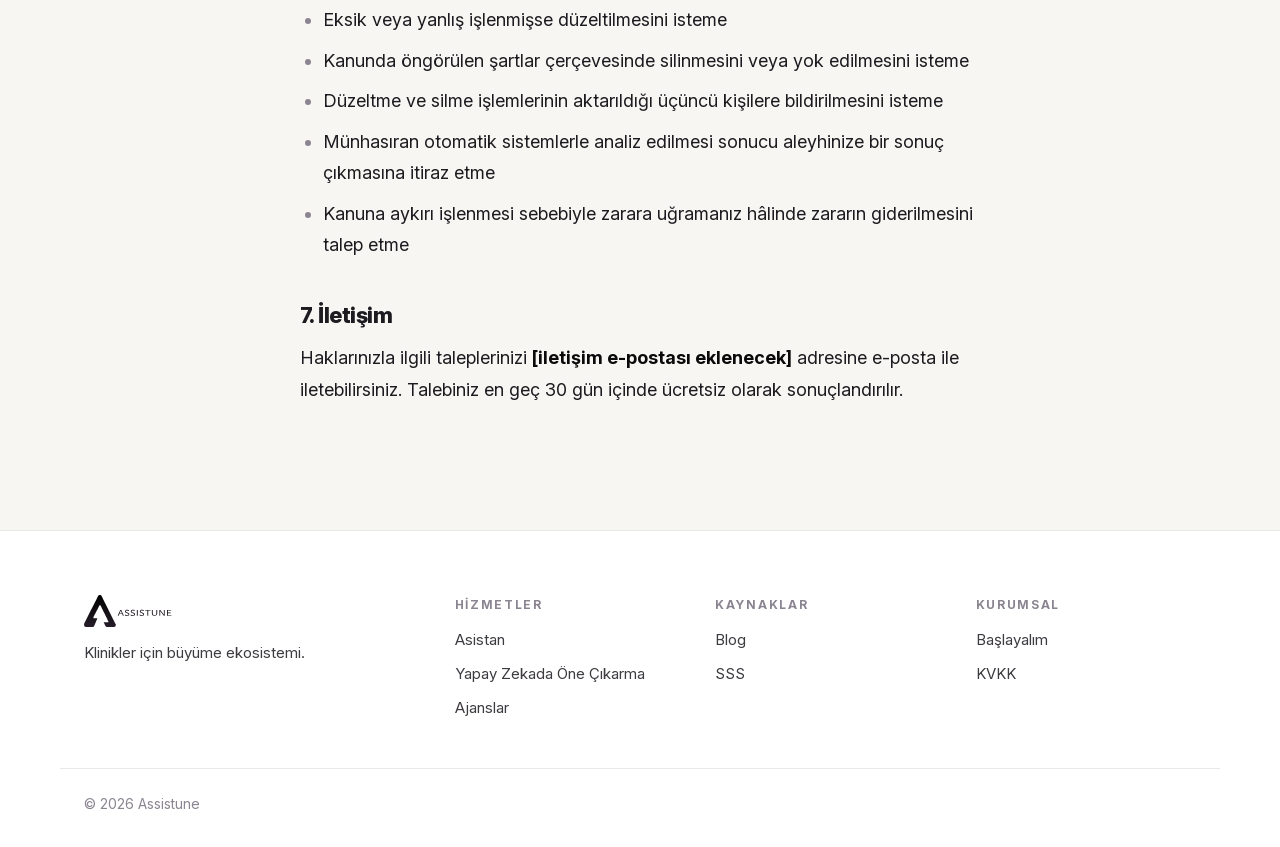
<file: kvkk/index.html>
<!DOCTYPE html>
<html lang="tr">
<head>
    <meta charset="UTF-8">
    <meta name="viewport" content="width=device-width, initial-scale=1.0">
    <script>document.documentElement.classList.add('js');</script>
    <title>KVKK Aydınlatma Metni | Assistune</title>
    <meta name="description" content="Assistune web sitesindeki formlar aracılığıyla toplanan kişisel verilerin işlenmesine ilişkin aydınlatma metni.">
    <link rel="canonical" href="https://assistune.com/kvkk/">
    <meta property="og:type" content="website">
    <meta property="og:site_name" content="Assistune">
    <meta property="og:locale" content="tr_TR">
    <meta property="og:title" content="KVKK Aydınlatma Metni | Assistune">
    <meta property="og:description" content="Assistune web sitesindeki formlar aracılığıyla toplanan kişisel verilerin işlenmesine ilişkin aydınlatma metni.">
    <meta property="og:url" content="https://assistune.com/kvkk/">
    <meta property="og:image" content="https://assistune.com/og.png">
    <meta property="og:image:width" content="1200">
    <meta property="og:image:height" content="630">
    <meta name="twitter:card" content="summary_large_image">
    <link rel="icon" type="image/png" href="/favicon.png">
    <link rel="apple-touch-icon" href="/apple-touch-icon.png">
    <link rel="preload" href="/fonts/inter-latin.woff2" as="font" type="font/woff2" crossorigin>
    <link rel="stylesheet" href="/style.css?v=f8320248">
    <script type="application/ld+json">{"@context":"https://schema.org","@graph":[{"@type":"Organization","@id":"https://assistune.com/#organization","name":"Assistune","url":"https://assistune.com/","logo":"https://assistune.com/Logo.png","description":"Klinikler ve doktorlar için büyüme ekosistemi: yapay zekâda görünürlük, Instagram mesaj asistanı ve sağlık alanında deneyimli ajanslarla eşleştirme."}]}</script>
</head>
<body>
<a class="skip" href="#main">İçeriğe geç</a>
<header class="nav" data-nav>
    <div class="wrap nav-inner">
        <a href="/" class="brand" aria-label="Assistune ana sayfa">
            <img src="/logo.svg" alt="Assistune" width="99" height="36">
        </a>
        <nav class="menu" id="site-menu" aria-label="Ana menü">
            <ul class="menu-list">
                <li class="menu-item" data-menu>
                    <div class="menu-row">
                        <a class="menu-link" href="/asistan/">Asistan</a>
                        <button class="menu-caret" type="button" aria-expanded="false" aria-controls="panel-asistan" aria-label="Asistan alt menüsü">
                            <svg width="12" height="12" viewBox="0 0 12 12" aria-hidden="true"><path d="M2.5 4.5 6 8l3.5-3.5" fill="none" stroke="currentColor" stroke-width="1.6" stroke-linecap="round" stroke-linejoin="round"/></svg>
                        </button>
                    </div>
                    <div class="menu-panel" id="panel-asistan">
                        <ul>
                            <li><a href="/asistan/#nasil"><span class="mp-title">Nasıl çalışır</span><span class="mp-desc">Mesaj geldiği an karşılar, bilgi verir, ayırır, devreder.</span></a></li>
                            <li><a href="/asistan/#ayirma"><span class="mp-title">Hasta ayırma</span><span class="mp-desc">Sıcak hasta, doktor talebi, bilgi alan.</span></a></li>
                            <li><a href="/asistan/#panel"><span class="mp-title">Panel</span><span class="mp-desc">Tüm konuşmalar tek gelen kutusunda.</span></a></li>
                            <li><a href="/asistan/#kimler"><span class="mp-title">Kimler için</span><span class="mp-desc">Klinikler, doktorlar, sosyal medya yöneticileri.</span></a></li>
                            <li><a href="/asistan/#sss"><span class="mp-title">SSS</span><span class="mp-desc">Kanallar, sınırlar, veriler.</span></a></li>
                            <li><a href="/asistan/#demo"><span class="mp-title">Demo al</span><span class="mp-desc">Kendi hesabınızda görün.</span></a></li>
                        </ul>
                    </div>
                </li>
                <li class="menu-item" data-menu>
                    <div class="menu-row">
                        <a class="menu-link" href="/yapay-zekada-one-cikarma/">Yapay Zekada Öne Çıkarma</a>
                        <button class="menu-caret" type="button" aria-expanded="false" aria-controls="panel-ai" aria-label="Yapay Zekada Öne Çıkarma alt menüsü">
                            <svg width="12" height="12" viewBox="0 0 12 12" aria-hidden="true"><path d="M2.5 4.5 6 8l3.5-3.5" fill="none" stroke="currentColor" stroke-width="1.6" stroke-linecap="round" stroke-linejoin="round"/></svg>
                        </button>
                    </div>
                    <div class="menu-panel" id="panel-ai">
                        <ul>
                            <li><a href="/yapay-zekada-one-cikarma/#neden"><span class="mp-title">Neden önemli</span><span class="mp-desc">Hastalar artık yapay zekâya soruyor.</span></a></li>
                            <li><a href="/yapay-zekada-one-cikarma/#ne-yapiyoruz"><span class="mp-title">Ne yapıyoruz</span><span class="mp-desc">Analiz, düzenleme, yorum stratejisi, takip.</span></a></li>
                            <li><a href="/blog/"><span class="mp-title">Rehber yazılar</span><span class="mp-desc">Site, Google profili, yorumlar, tutarlılık.</span></a></li>
                            <li><a href="/yapay-zekada-one-cikarma/#analiz"><span class="mp-title">Ücretsiz analiz</span><span class="mp-desc">Kliniğinizi yapay zekâ araçlarında test edelim.</span></a></li>
                        </ul>
                    </div>
                </li>
                <li class="menu-item" data-menu>
                    <div class="menu-row">
                        <a class="menu-link" href="/ajanslar/">Ajanslar</a>
                        <button class="menu-caret" type="button" aria-expanded="false" aria-controls="panel-ajans" aria-label="Ajanslar alt menüsü">
                            <svg width="12" height="12" viewBox="0 0 12 12" aria-hidden="true"><path d="M2.5 4.5 6 8l3.5-3.5" fill="none" stroke="currentColor" stroke-width="1.6" stroke-linecap="round" stroke-linejoin="round"/></svg>
                        </button>
                    </div>
                    <div class="menu-panel" id="panel-ajans">
                        <ul>
                            <li><a href="/ajanslar/#neden"><span class="mp-title">Neden doğru ajans?</span><span class="mp-desc">Yanlış ajansın bedeli.</span></a></li>
                            <li><a href="/ajanslar/#surec"><span class="mp-title">Nasıl eşleştiriyoruz</span><span class="mp-desc">Dinliyor, eliyor, buluşturuyoruz.</span></a></li>
                            <li><a href="/ajanslar/#yeni-klinik"><span class="mp-title">Yeni açılan klinikler</span><span class="mp-desc">Doğru temelden başlayın.</span></a></li>
                            <li><a href="/ajanslar/#form"><span class="mp-title">Ajans önerisi al</span><span class="mp-desc">Size uygun ajansları belirleyelim.</span></a></li>
                        </ul>
                    </div>
                </li>
            </ul>
        </nav>
        <div class="nav-actions">
            <a href="/baslayalim/" class="btn btn-ink btn-sm nav-cta">Başlayalım <span aria-hidden="true">→</span></a>
            <button class="nav-toggle" id="nav-toggle" type="button" aria-expanded="false" aria-controls="site-menu" aria-label="Menüyü aç">
                <span></span><span></span>
            </button>
        </div>
    </div>
</header>

<main id="main">
        <!-- TODO: Veri sorumlusu unvanı, adres ve iletişim e-postası Kerem tarafından doldurulacak. Metin bir hukukçuya kontrol ettirilmeli. -->
        <article class="post legal">
            <header class="post-head wrap-narrow">
                <h1>KVKK Aydınlatma Metni</h1>
                <p class="post-desc">6698 sayılı Kişisel Verilerin Korunması Kanunu kapsamında, assistune.com üzerindeki formlar aracılığıyla paylaştığınız kişisel verilere ilişkin bilgilendirme.</p>
            </header>
            <div class="prose wrap-narrow">
                <h2 id="veri-sorumlusu">1. Veri sorumlusu</h2>
                <p>Kişisel verileriniz, veri sorumlusu sıfatıyla <strong>Assistune</strong> [unvan ve adres eklenecek] tarafından aşağıda açıklanan kapsamda işlenir.</p>

                <h2 id="toplanan-veriler">2. Toplanan kişisel veriler</h2>
                <p>Sitemizdeki formları doldurduğunuzda yalnızca sizin yazdığınız bilgileri alırız:</p>
                <ul>
                    <li>Ad soyad ve telefon numarası</li>
                    <li>İşletme / klinik adı, kurum tipi ve şehir</li>
                    <li>Web sitesi veya Instagram hesabı (paylaşırsanız)</li>
                    <li>Formda yazdığınız mesaj ve tercihleriniz (ör. ilgilendiğiniz hizmet, bütçe aralığı)</li>
                    <li>Siteye hangi sayfa ve kampanya bağlantısıyla geldiğiniz bilgisi (UTM parametreleri)</li>
                </ul>

                <h2 id="amac">3. İşleme amacı</h2>
                <p>Verileriniz yalnızca talep ettiğiniz hizmetle ilgili sizinle iletişime geçmek, demo görüşmesi yapmak, yapay zekâ görünürlük analizinizi hazırlamak veya size uygun ajansları belirlemek amacıyla işlenir. Pazarlama listelerine eklenmez, üçüncü kişilere satılmaz.</p>

                <h2 id="hukuki-sebep">4. Hukuki sebep ve toplama yöntemi</h2>
                <p>Verileriniz, web sitemizdeki formlar aracılığıyla elektronik ortamda ve formda verdiğiniz açık rızaya dayanarak toplanır.</p>

                <h2 id="saklama">5. Saklama ve aktarım</h2>
                <p>Verileriniz Türkiye'deki sunucularda saklanır. Form talepleri ekibimize anlık bildirim olarak iletilirken bir mesajlaşma hizmetinden geçer; bu aktarım yalnızca talebinize dönüş yapabilmemiz içindir. Verileriniz, işleme amacının gerektirdiği süre boyunca saklanır ve sonrasında silinir veya anonim hâle getirilir.</p>

                <h2 id="haklar">6. Haklarınız (KVKK md. 11)</h2>
                <p>Kanunun 11. maddesi uyarınca şu haklara sahipsiniz:</p>
                <ul>
                    <li>Kişisel verilerinizin işlenip işlenmediğini öğrenme ve işlenmişse buna ilişkin bilgi talep etme</li>
                    <li>İşlenme amacını ve amacına uygun kullanılıp kullanılmadığını öğrenme</li>
                    <li>Yurt içinde veya yurt dışında aktarıldığı üçüncü kişileri bilme</li>
                    <li>Eksik veya yanlış işlenmişse düzeltilmesini isteme</li>
                    <li>Kanunda öngörülen şartlar çerçevesinde silinmesini veya yok edilmesini isteme</li>
                    <li>Düzeltme ve silme işlemlerinin aktarıldığı üçüncü kişilere bildirilmesini isteme</li>
                    <li>Münhasıran otomatik sistemlerle analiz edilmesi sonucu aleyhinize bir sonuç çıkmasına itiraz etme</li>
                    <li>Kanuna aykırı işlenmesi sebebiyle zarara uğramanız hâlinde zararın giderilmesini talep etme</li>
                </ul>

                <h2 id="iletisim">7. İletişim</h2>
                <p>Haklarınızla ilgili taleplerinizi <strong>[iletişim e-postası eklenecek]</strong> adresine e-posta ile iletebilirsiniz. Talebiniz en geç 30 gün içinde ücretsiz olarak sonuçlandırılır.</p>
            </div>
        </article>

</main>
<footer class="footer">
    <div class="wrap footer-grid">
        <div class="footer-brand">
            <a href="/" aria-label="Assistune ana sayfa"><img src="/logo.svg" alt="Assistune" width="88" height="32" class="footer-logo" loading="lazy"></a>
            <p>Klinikler için büyüme ekosistemi.</p>
        </div>
        <nav class="footer-col" aria-label="Hizmetler">
            <p class="footer-title">Hizmetler</p>
            <a href="/asistan/">Asistan</a>
            <a href="/yapay-zekada-one-cikarma/">Yapay Zekada Öne Çıkarma</a>
            <a href="/ajanslar/">Ajanslar</a>
        </nav>
        <nav class="footer-col" aria-label="Kaynaklar">
            <p class="footer-title">Kaynaklar</p>
            <a href="/blog/">Blog</a>
            <a href="/asistan/#sss">SSS</a>
        </nav>
        <nav class="footer-col" aria-label="Kurumsal">
            <p class="footer-title">Kurumsal</p>
            <a href="/baslayalim/">Başlayalım</a>
            <a href="/kvkk/">KVKK</a>
        </nav>
    </div>
    <div class="wrap footer-bottom">
        <p>© 2026 Assistune</p>
    </div>
</footer>

<script src="/script.js?v=f8320248" defer></script>
</body>
</html>
</file>
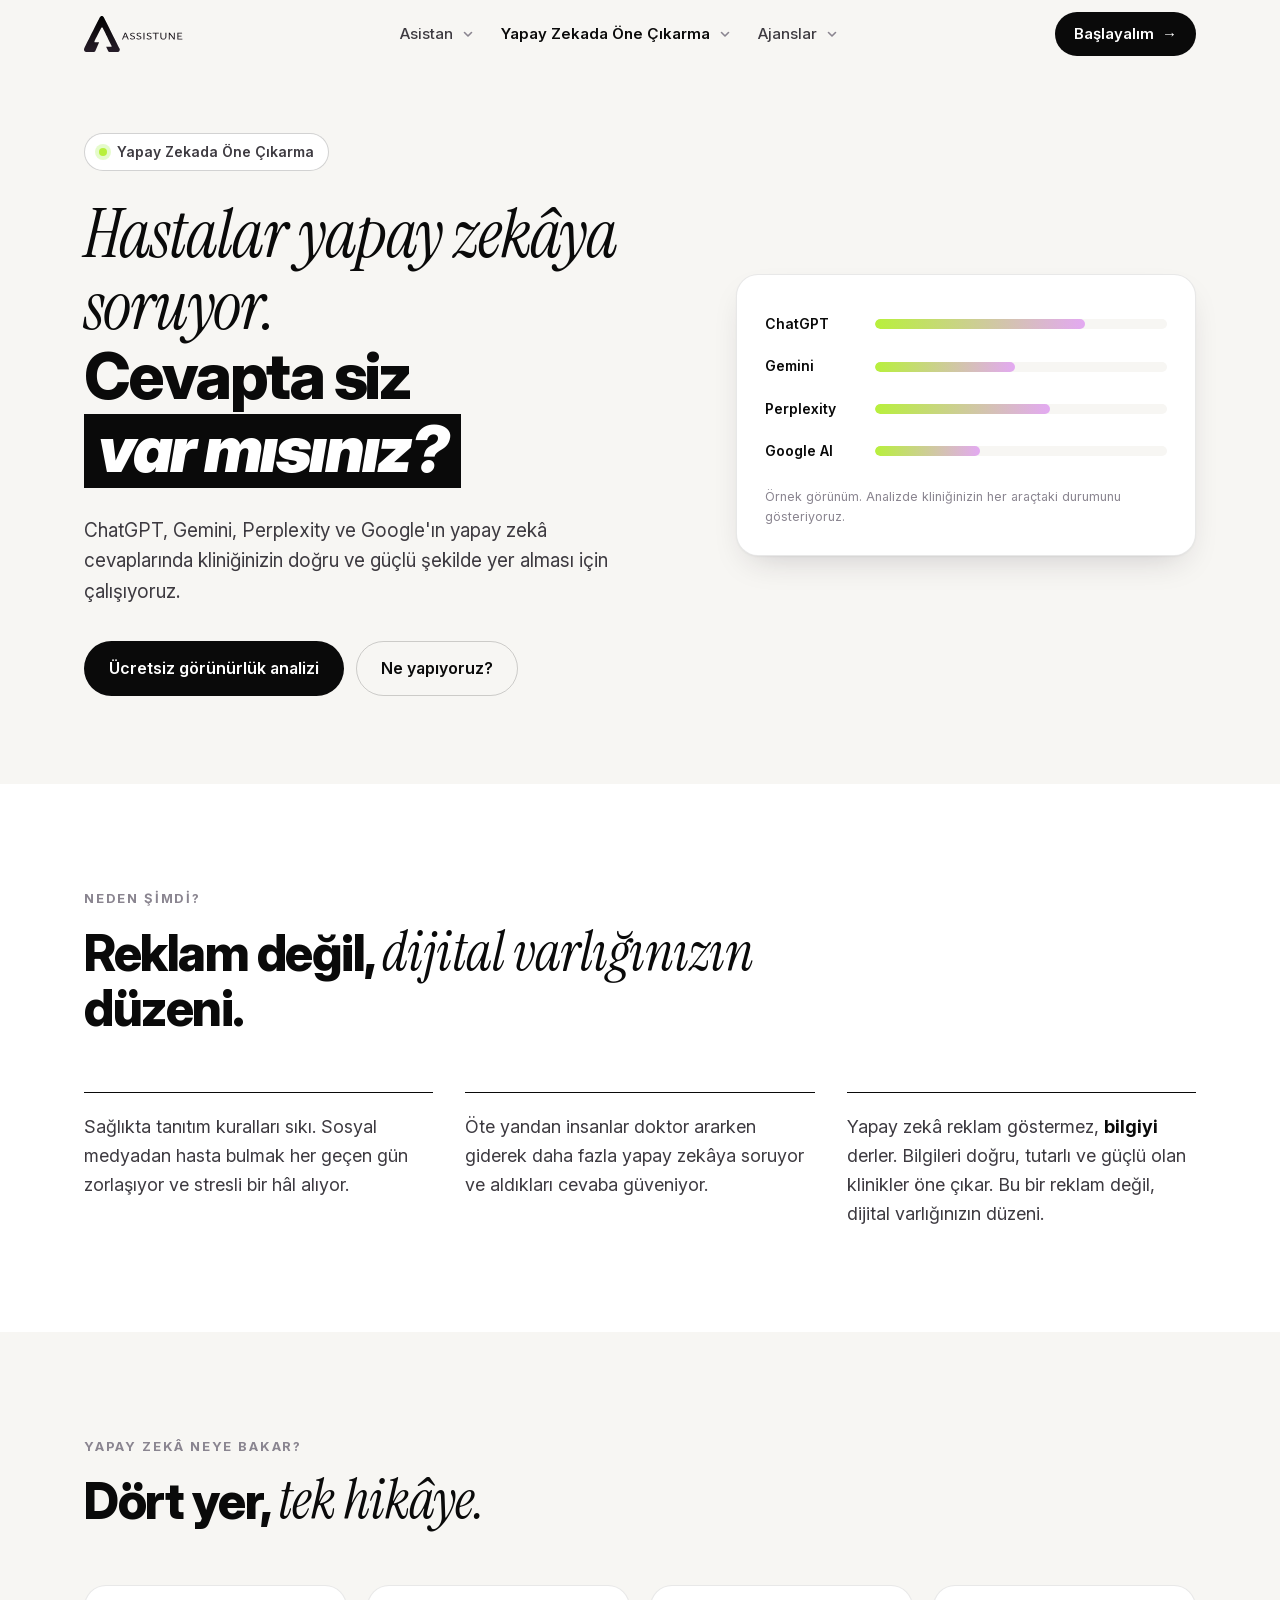
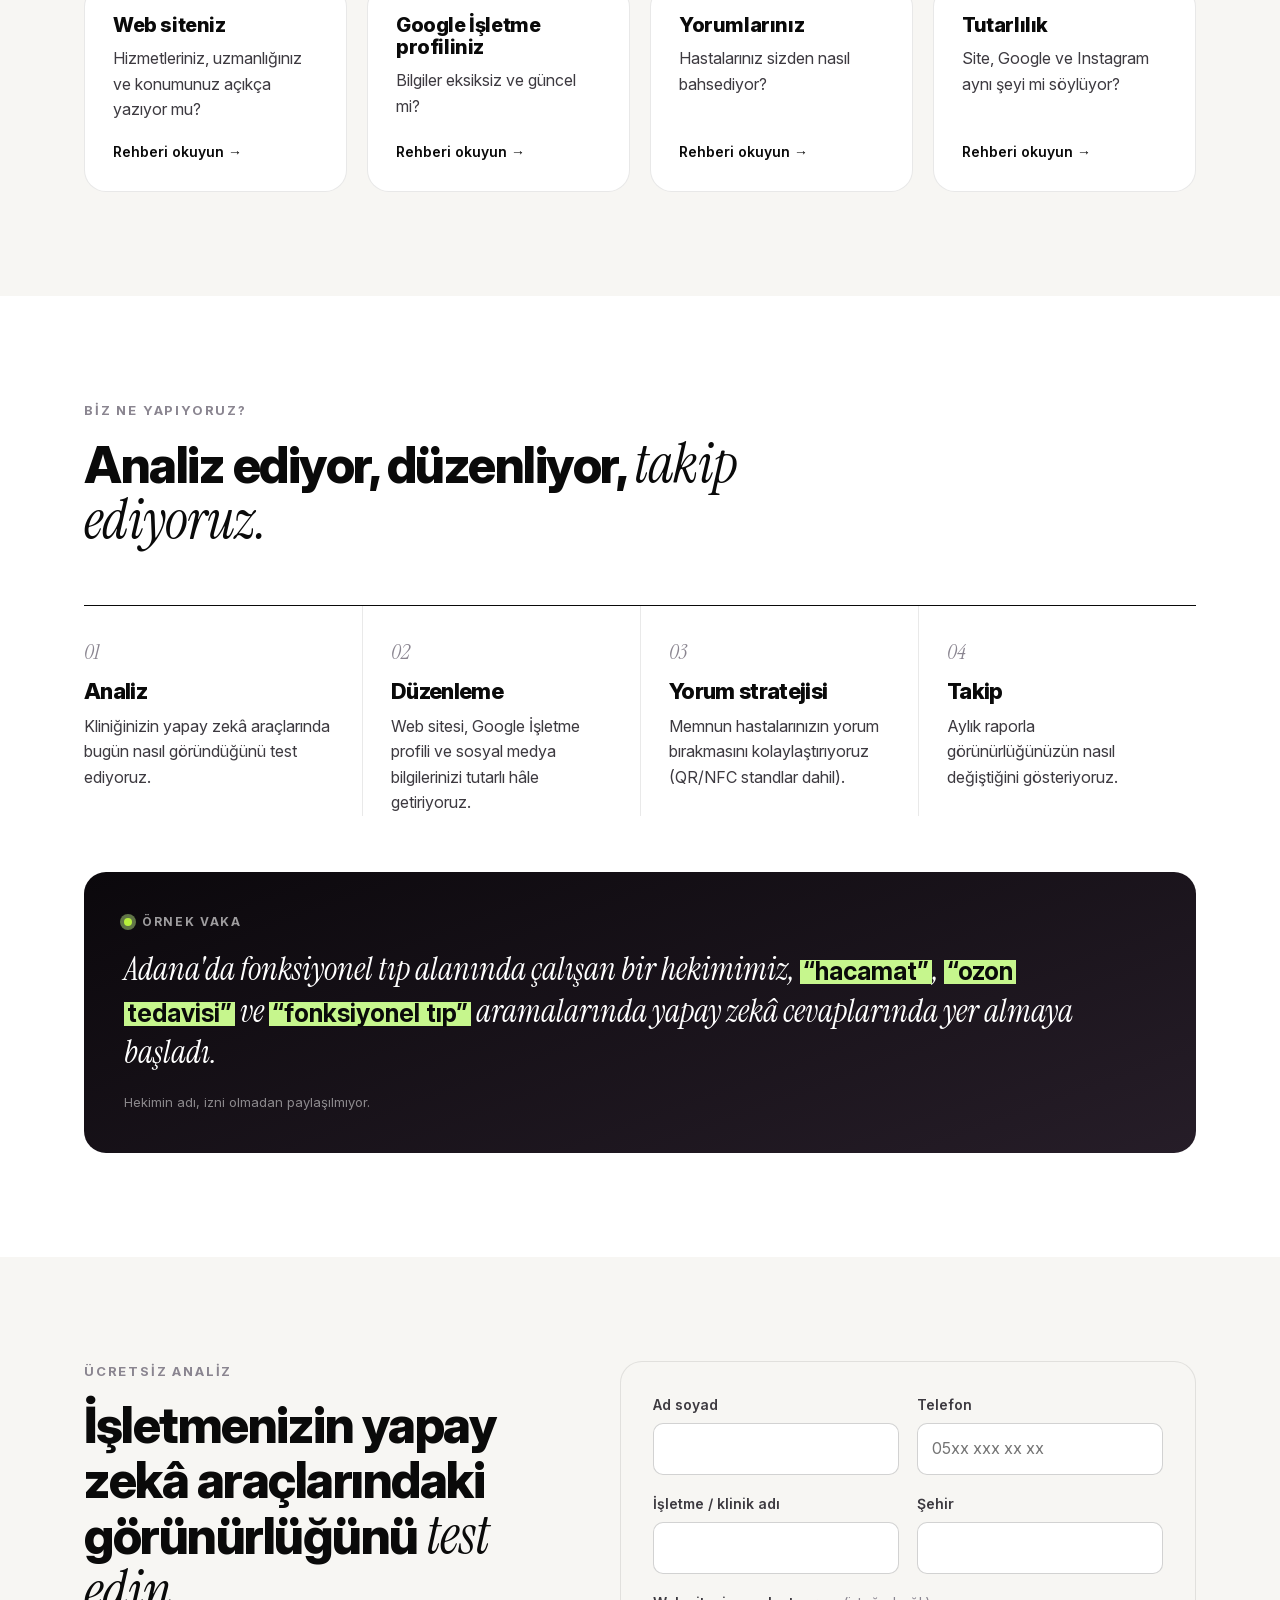
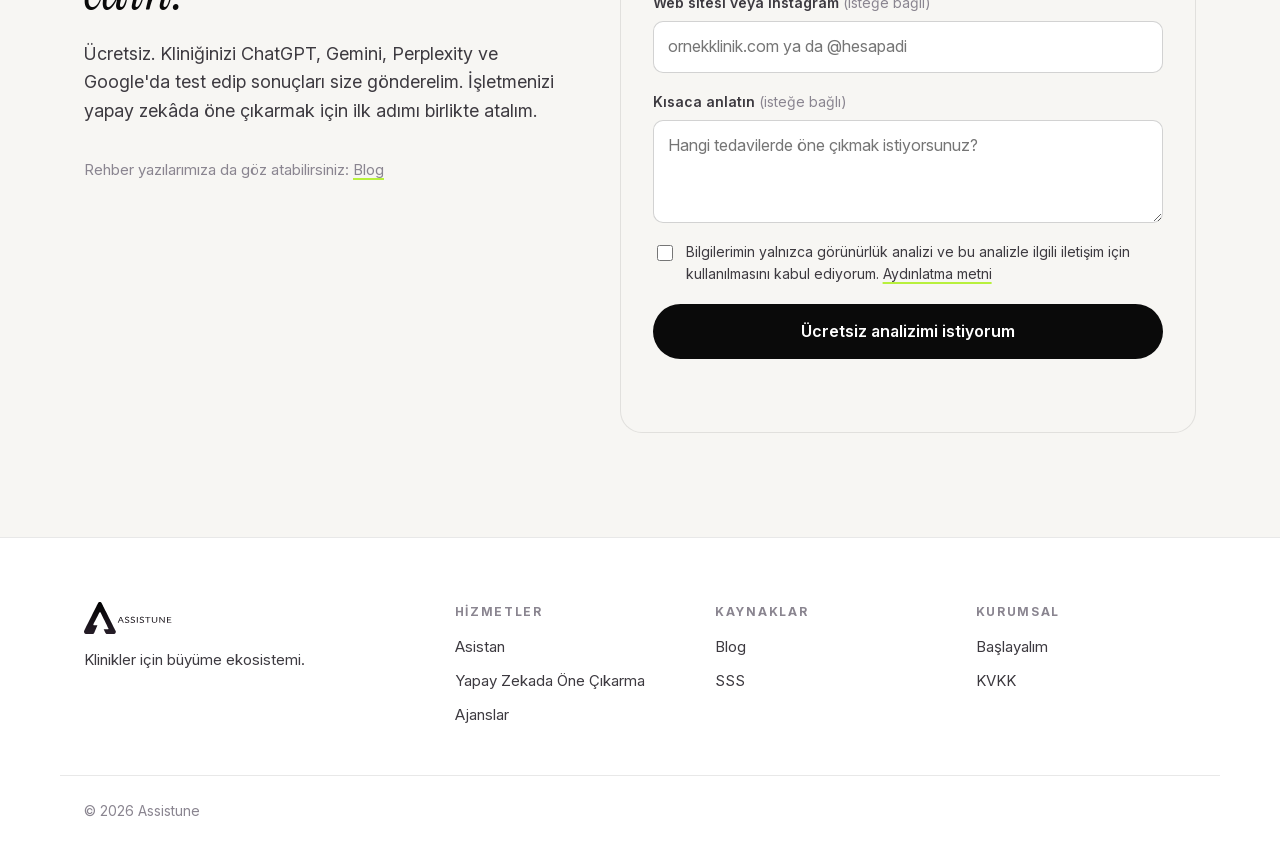
<file: yapay-zekada-one-cikarma/index.html>
<!DOCTYPE html>
<html lang="tr">
<head>
    <meta charset="UTF-8">
    <meta name="viewport" content="width=device-width, initial-scale=1.0">
    <script>document.documentElement.classList.add('js');</script>
    <title>Yapay Zekada Öne Çıkarma | Kliniğiniz ChatGPT ve Gemini cevaplarında | Assistune</title>
    <meta name="description" content="ChatGPT, Gemini, Perplexity ve Google&#39;ın yapay zekâ cevaplarında kliniğinizin doğru ve güçlü şekilde yer alması için çalışıyoruz. Ücretsiz görünürlük analizi isteyin.">
    <link rel="canonical" href="https://assistune.com/yapay-zekada-one-cikarma/">
    <meta property="og:type" content="website">
    <meta property="og:site_name" content="Assistune">
    <meta property="og:locale" content="tr_TR">
    <meta property="og:title" content="Hastalar yapay zekâya soruyor. Cevapta siz var mısınız?">
    <meta property="og:description" content="ChatGPT, Gemini, Perplexity ve Google&#39;ın yapay zekâ cevaplarında kliniğinizin doğru ve güçlü şekilde yer alması için çalışıyoruz. Ücretsiz görünürlük analizi isteyin.">
    <meta property="og:url" content="https://assistune.com/yapay-zekada-one-cikarma/">
    <meta property="og:image" content="https://assistune.com/og.png">
    <meta property="og:image:width" content="1200">
    <meta property="og:image:height" content="630">
    <meta name="twitter:card" content="summary_large_image">
    <link rel="icon" type="image/png" href="/favicon.png">
    <link rel="apple-touch-icon" href="/apple-touch-icon.png">
    <link rel="preload" href="/fonts/inter-latin.woff2" as="font" type="font/woff2" crossorigin>
    <link rel="stylesheet" href="/style.css?v=f8320248">
    <script type="application/ld+json">{"@context":"https://schema.org","@graph":[{"@type":"Organization","@id":"https://assistune.com/#organization","name":"Assistune","url":"https://assistune.com/","logo":"https://assistune.com/Logo.png","description":"Klinikler ve doktorlar için büyüme ekosistemi: yapay zekâda görünürlük, Instagram mesaj asistanı ve sağlık alanında deneyimli ajanslarla eşleştirme."},{"@type":"Service","name":"Yapay Zekada Öne Çıkarma","serviceType":"Klinikler için yapay zekâ görünürlüğü (GEO)","description":"Kliniğin web sitesi, Google İşletme profili, yorumları ve sosyal medya bilgilerinin doğru ve tutarlı hâle getirilmesi; ChatGPT, Gemini, Perplexity ve Google AI cevaplarında görünürlüğün aylık takibi.","provider":{"@id":"https://assistune.com/#organization"},"areaServed":"TR","url":"https://assistune.com/yapay-zekada-one-cikarma/"}]}</script>
</head>
<body>
<a class="skip" href="#main">İçeriğe geç</a>
<header class="nav" data-nav>
    <div class="wrap nav-inner">
        <a href="/" class="brand" aria-label="Assistune ana sayfa">
            <img src="/logo.svg" alt="Assistune" width="99" height="36">
        </a>
        <nav class="menu" id="site-menu" aria-label="Ana menü">
            <ul class="menu-list">
                <li class="menu-item" data-menu>
                    <div class="menu-row">
                        <a class="menu-link" href="/asistan/">Asistan</a>
                        <button class="menu-caret" type="button" aria-expanded="false" aria-controls="panel-asistan" aria-label="Asistan alt menüsü">
                            <svg width="12" height="12" viewBox="0 0 12 12" aria-hidden="true"><path d="M2.5 4.5 6 8l3.5-3.5" fill="none" stroke="currentColor" stroke-width="1.6" stroke-linecap="round" stroke-linejoin="round"/></svg>
                        </button>
                    </div>
                    <div class="menu-panel" id="panel-asistan">
                        <ul>
                            <li><a href="/asistan/#nasil"><span class="mp-title">Nasıl çalışır</span><span class="mp-desc">Mesaj geldiği an karşılar, bilgi verir, ayırır, devreder.</span></a></li>
                            <li><a href="/asistan/#ayirma"><span class="mp-title">Hasta ayırma</span><span class="mp-desc">Sıcak hasta, doktor talebi, bilgi alan.</span></a></li>
                            <li><a href="/asistan/#panel"><span class="mp-title">Panel</span><span class="mp-desc">Tüm konuşmalar tek gelen kutusunda.</span></a></li>
                            <li><a href="/asistan/#kimler"><span class="mp-title">Kimler için</span><span class="mp-desc">Klinikler, doktorlar, sosyal medya yöneticileri.</span></a></li>
                            <li><a href="/asistan/#sss"><span class="mp-title">SSS</span><span class="mp-desc">Kanallar, sınırlar, veriler.</span></a></li>
                            <li><a href="/asistan/#demo"><span class="mp-title">Demo al</span><span class="mp-desc">Kendi hesabınızda görün.</span></a></li>
                        </ul>
                    </div>
                </li>
                <li class="menu-item" data-menu>
                    <div class="menu-row">
                        <a class="menu-link is-current" href="/yapay-zekada-one-cikarma/" aria-current="page">Yapay Zekada Öne Çıkarma</a>
                        <button class="menu-caret" type="button" aria-expanded="false" aria-controls="panel-ai" aria-label="Yapay Zekada Öne Çıkarma alt menüsü">
                            <svg width="12" height="12" viewBox="0 0 12 12" aria-hidden="true"><path d="M2.5 4.5 6 8l3.5-3.5" fill="none" stroke="currentColor" stroke-width="1.6" stroke-linecap="round" stroke-linejoin="round"/></svg>
                        </button>
                    </div>
                    <div class="menu-panel" id="panel-ai">
                        <ul>
                            <li><a href="/yapay-zekada-one-cikarma/#neden"><span class="mp-title">Neden önemli</span><span class="mp-desc">Hastalar artık yapay zekâya soruyor.</span></a></li>
                            <li><a href="/yapay-zekada-one-cikarma/#ne-yapiyoruz"><span class="mp-title">Ne yapıyoruz</span><span class="mp-desc">Analiz, düzenleme, yorum stratejisi, takip.</span></a></li>
                            <li><a href="/blog/"><span class="mp-title">Rehber yazılar</span><span class="mp-desc">Site, Google profili, yorumlar, tutarlılık.</span></a></li>
                            <li><a href="/yapay-zekada-one-cikarma/#analiz"><span class="mp-title">Ücretsiz analiz</span><span class="mp-desc">Kliniğinizi yapay zekâ araçlarında test edelim.</span></a></li>
                        </ul>
                    </div>
                </li>
                <li class="menu-item" data-menu>
                    <div class="menu-row">
                        <a class="menu-link" href="/ajanslar/">Ajanslar</a>
                        <button class="menu-caret" type="button" aria-expanded="false" aria-controls="panel-ajans" aria-label="Ajanslar alt menüsü">
                            <svg width="12" height="12" viewBox="0 0 12 12" aria-hidden="true"><path d="M2.5 4.5 6 8l3.5-3.5" fill="none" stroke="currentColor" stroke-width="1.6" stroke-linecap="round" stroke-linejoin="round"/></svg>
                        </button>
                    </div>
                    <div class="menu-panel" id="panel-ajans">
                        <ul>
                            <li><a href="/ajanslar/#neden"><span class="mp-title">Neden doğru ajans?</span><span class="mp-desc">Yanlış ajansın bedeli.</span></a></li>
                            <li><a href="/ajanslar/#surec"><span class="mp-title">Nasıl eşleştiriyoruz</span><span class="mp-desc">Dinliyor, eliyor, buluşturuyoruz.</span></a></li>
                            <li><a href="/ajanslar/#yeni-klinik"><span class="mp-title">Yeni açılan klinikler</span><span class="mp-desc">Doğru temelden başlayın.</span></a></li>
                            <li><a href="/ajanslar/#form"><span class="mp-title">Ajans önerisi al</span><span class="mp-desc">Size uygun ajansları belirleyelim.</span></a></li>
                        </ul>
                    </div>
                </li>
            </ul>
        </nav>
        <div class="nav-actions">
            <a href="/baslayalim/" class="btn btn-ink btn-sm nav-cta">Başlayalım <span aria-hidden="true">→</span></a>
            <button class="nav-toggle" id="nav-toggle" type="button" aria-expanded="false" aria-controls="site-menu" aria-label="Menüyü aç">
                <span></span><span></span>
            </button>
        </div>
    </div>
</header>

<main id="main">
        <section class="hero page-hero">
            <div class="wrap hero-grid">
                <div class="hero-copy">
                    <p class="eyebrow"><span class="dot dot-lime"></span> Yapay Zekada Öne Çıkarma</p>
                    <h1>
                        <span class="line serif">Hastalar yapay zekâya soruyor.</span>
                        <span class="line">Cevapta siz</span>
                        <span class="inverse">var mısınız?</span>
                    </h1>
                    <p class="lead">ChatGPT, Gemini, Perplexity ve Google'ın yapay zekâ cevaplarında kliniğinizin doğru ve güçlü şekilde yer alması için çalışıyoruz.</p>
                    <div class="hero-actions">
                        <a href="#analiz" class="btn btn-ink">Ücretsiz görünürlük analizi</a>
                        <a href="#ne-yapiyoruz" class="btn btn-ghost">Ne yapıyoruz?</a>
                    </div>
                </div>
                <div class="tools" aria-hidden="true">
                    <div class="tool-row"><span class="tool-name">ChatGPT</span><span class="tool-bar"><span style="--w:72%"></span></span></div>
                    <div class="tool-row"><span class="tool-name">Gemini</span><span class="tool-bar"><span style="--w:48%"></span></span></div>
                    <div class="tool-row"><span class="tool-name">Perplexity</span><span class="tool-bar"><span style="--w:60%"></span></span></div>
                    <div class="tool-row"><span class="tool-name">Google AI</span><span class="tool-bar"><span style="--w:36%"></span></span></div>
                    <p class="tool-note">Örnek görünüm. Analizde kliniğinizin her araçtaki durumunu gösteriyoruz.</p>
                </div>
            </div>
        </section>

        <section class="section section-alt" id="neden">
            <div class="wrap">
                <div class="section-head reveal">
                    <p class="kicker">Neden şimdi?</p>
                    <h2>Reklam değil, <span class="serif">dijital varlığınızın</span> düzeni.</h2>
                </div>
                <div class="why reveal">
                    <p>Sağlıkta tanıtım kuralları sıkı. Sosyal medyadan hasta bulmak her geçen gün zorlaşıyor ve stresli bir hâl alıyor.</p>
                    <p>Öte yandan insanlar doktor ararken giderek daha fazla yapay zekâya soruyor ve aldıkları cevaba güveniyor.</p>
                    <p>Yapay zekâ reklam göstermez, <strong>bilgiyi</strong> derler. Bilgileri doğru, tutarlı ve güçlü olan klinikler öne çıkar. Bu bir reklam değil, dijital varlığınızın düzeni.</p>
                </div>
            </div>
        </section>

        <section class="section" id="neye-bakar">
            <div class="wrap">
                <div class="section-head reveal">
                    <p class="kicker">Yapay zekâ neye bakar?</p>
                    <h2>Dört yer, <span class="serif">tek hikâye.</span></h2>
                </div>
                <div class="cards-4">
                    <a class="card card-link reveal" href="/blog/klinik-web-sitesi-yapay-zeka-optimizasyonu/">
                        <h3>Web siteniz</h3>
                        <p>Hizmetleriniz, uzmanlığınız ve konumunuz açıkça yazıyor mu?</p>
                        <span class="card-more">Rehberi okuyun <span aria-hidden="true">→</span></span>
                    </a>
                    <a class="card card-link reveal" href="/blog/site-google-instagram-tutarliligi/">
                        <h3>Google İşletme profiliniz</h3>
                        <p>Bilgiler eksiksiz ve güncel mi?</p>
                        <span class="card-more">Rehberi okuyun <span aria-hidden="true">→</span></span>
                    </a>
                    <a class="card card-link reveal" href="/blog/google-yorumlari-yapay-zeka/">
                        <h3>Yorumlarınız</h3>
                        <p>Hastalarınız sizden nasıl bahsediyor?</p>
                        <span class="card-more">Rehberi okuyun <span aria-hidden="true">→</span></span>
                    </a>
                    <a class="card card-link reveal" href="/blog/site-google-instagram-tutarliligi/">
                        <h3>Tutarlılık</h3>
                        <p>Site, Google ve Instagram aynı şeyi mi söylüyor?</p>
                        <span class="card-more">Rehberi okuyun <span aria-hidden="true">→</span></span>
                    </a>
                </div>
            </div>
        </section>

        <section class="section section-alt" id="ne-yapiyoruz">
            <div class="wrap">
                <div class="section-head reveal">
                    <p class="kicker">Biz ne yapıyoruz?</p>
                    <h2>Analiz ediyor, düzenliyor, <span class="serif">takip ediyoruz.</span></h2>
                </div>
                <ol class="steps">
                    <li class="step reveal">
                        <span class="step-no">01</span>
                        <h3>Analiz</h3>
                        <p>Kliniğinizin yapay zekâ araçlarında bugün nasıl göründüğünü test ediyoruz.</p>
                    </li>
                    <li class="step reveal">
                        <span class="step-no">02</span>
                        <h3>Düzenleme</h3>
                        <p>Web sitesi, Google İşletme profili ve sosyal medya bilgilerinizi tutarlı hâle getiriyoruz.</p>
                    </li>
                    <li class="step reveal">
                        <span class="step-no">03</span>
                        <h3>Yorum stratejisi</h3>
                        <p>Memnun hastalarınızın yorum bırakmasını kolaylaştırıyoruz (QR/NFC standlar dahil).</p>
                    </li>
                    <li class="step reveal">
                        <span class="step-no">04</span>
                        <h3>Takip</h3>
                        <p>Aylık raporla görünürlüğünüzün nasıl değiştiğini gösteriyoruz.</p>
                    </li>
                </ol>
<figure class="case reveal">
    <!-- TODO: Hekimden yazılı izin alınırsa isim ve unvan eklenecek -->
    <p class="case-label"><span class="dot dot-lime"></span> Örnek vaka</p>
    <blockquote>
        <p>Adana'da fonksiyonel tıp alanında çalışan bir hekimimiz, <span class="mark">“hacamat”</span>, <span class="mark">“ozon tedavisi”</span> ve <span class="mark">“fonksiyonel tıp”</span> aramalarında yapay zekâ cevaplarında yer almaya başladı.</p>
    </blockquote>
    <figcaption>Hekimin adı, izni olmadan paylaşılmıyor.</figcaption>
</figure>

            </div>
        </section>

        <section class="section" id="analiz">
            <div class="wrap demo">
                <div class="demo-copy reveal">
                    <p class="kicker">Ücretsiz analiz</p>
                    <h2>İşletmenizin yapay zekâ araçlarındaki görünürlüğünü <span class="serif">test edin.</span></h2>
                    <p class="section-lead">Ücretsiz. Kliniğinizi ChatGPT, Gemini, Perplexity ve Google'da test edip sonuçları size gönderelim. İşletmenizi yapay zekâda öne çıkarmak için ilk adımı birlikte atalım.</p>
                    <p class="fine">Rehber yazılarımıza da göz atabilirsiniz: <a href="/blog/">Blog</a></p>
                </div>
<form class="form form-grid" id="analiz-form" data-lead-form data-form-type="ai_analiz" data-success="Talebiniz bize ulaştı. Analizinizi hazırlayıp en kısa sürede telefonla size ulaşacağız." novalidate>
    <label class="field">
        <span>Ad soyad</span>
        <input type="text" name="name" maxlength="100" autocomplete="name" required>
    </label>
    <label class="field">
        <span>Telefon</span>
        <input type="tel" name="phone" maxlength="30" autocomplete="tel" inputmode="tel" placeholder="05xx xxx xx xx" required>
    </label>
    <label class="field">
        <span>İşletme / klinik adı</span>
        <input type="text" name="organization" maxlength="120" autocomplete="organization" required>
    </label>
    <label class="field">
        <span>Şehir</span>
        <input type="text" name="city" maxlength="60" autocomplete="address-level2" required>
    </label>
    <label class="field span-2">
        <span>Web sitesi veya Instagram <em>(isteğe bağlı)</em></span>
        <input type="text" name="web" maxlength="200" placeholder="ornekklinik.com ya da @hesapadi">
    </label>
    <label class="field span-2">
        <span>Kısaca anlatın <em>(isteğe bağlı)</em></span>
        <textarea name="message" rows="3" maxlength="1000" placeholder="Hangi tedavilerde öne çıkmak istiyorsunuz?"></textarea>
    </label>
    <label class="hp" aria-hidden="true">
        Bu alanı boş bırakın
        <input type="text" name="website" tabindex="-1" autocomplete="off">
    </label>
    <label class="consent span-2">
        <input type="checkbox" name="consent" required>
        <span>Bilgilerimin yalnızca görünürlük analizi ve bu analizle ilgili iletişim için kullanılmasını kabul ediyorum. <a href="/kvkk/">Aydınlatma metni</a></span>
    </label>
    <button type="submit" class="btn btn-ink btn-block span-2"><span class="btn-label">Ücretsiz analizimi istiyorum</span></button>
    <p class="form-status span-2" role="status" aria-live="polite"></p>
</form>

            </div>
        </section>

</main>
<footer class="footer">
    <div class="wrap footer-grid">
        <div class="footer-brand">
            <a href="/" aria-label="Assistune ana sayfa"><img src="/logo.svg" alt="Assistune" width="88" height="32" class="footer-logo" loading="lazy"></a>
            <p>Klinikler için büyüme ekosistemi.</p>
        </div>
        <nav class="footer-col" aria-label="Hizmetler">
            <p class="footer-title">Hizmetler</p>
            <a href="/asistan/">Asistan</a>
            <a href="/yapay-zekada-one-cikarma/">Yapay Zekada Öne Çıkarma</a>
            <a href="/ajanslar/">Ajanslar</a>
        </nav>
        <nav class="footer-col" aria-label="Kaynaklar">
            <p class="footer-title">Kaynaklar</p>
            <a href="/blog/">Blog</a>
            <a href="/asistan/#sss">SSS</a>
        </nav>
        <nav class="footer-col" aria-label="Kurumsal">
            <p class="footer-title">Kurumsal</p>
            <a href="/baslayalim/">Başlayalım</a>
            <a href="/kvkk/">KVKK</a>
        </nav>
    </div>
    <div class="wrap footer-bottom">
        <p>© 2026 Assistune</p>
    </div>
</footer>

<script src="/script.js?v=f8320248" defer></script>
</body>
</html>
</file>
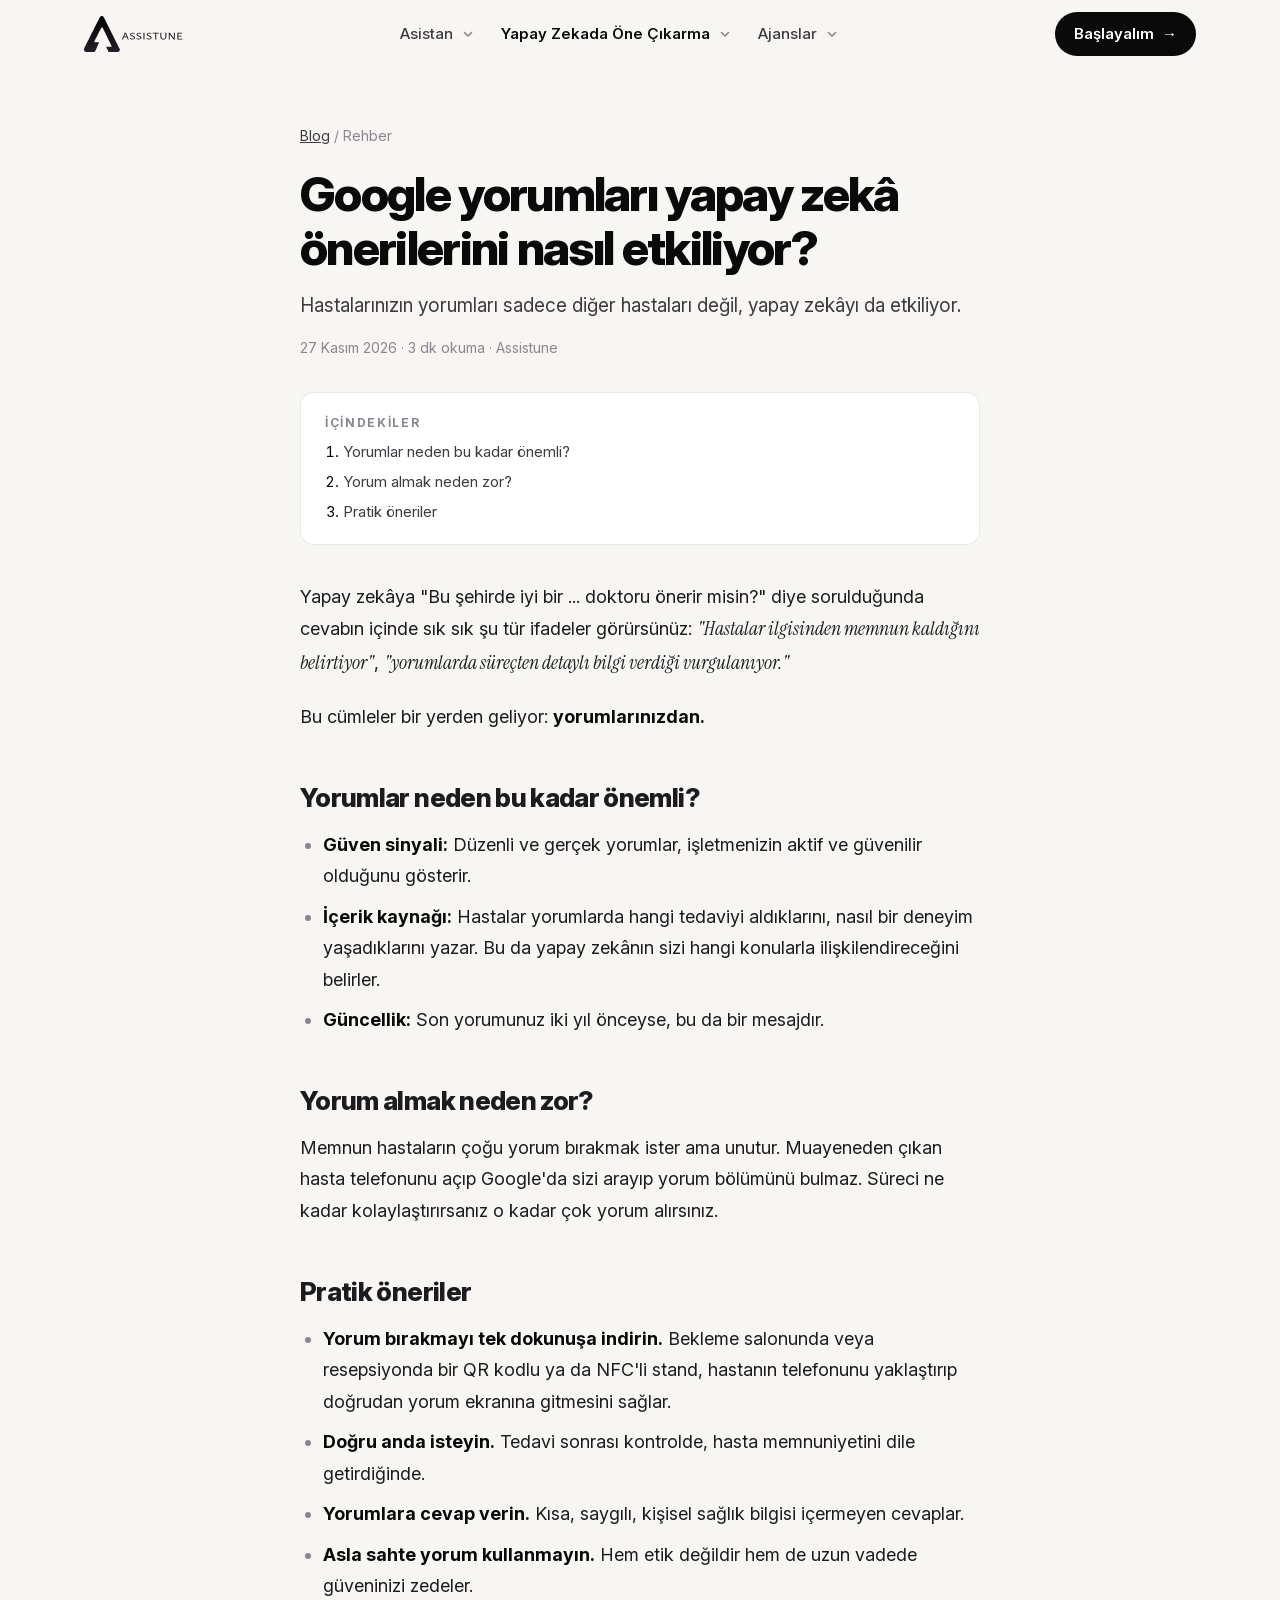
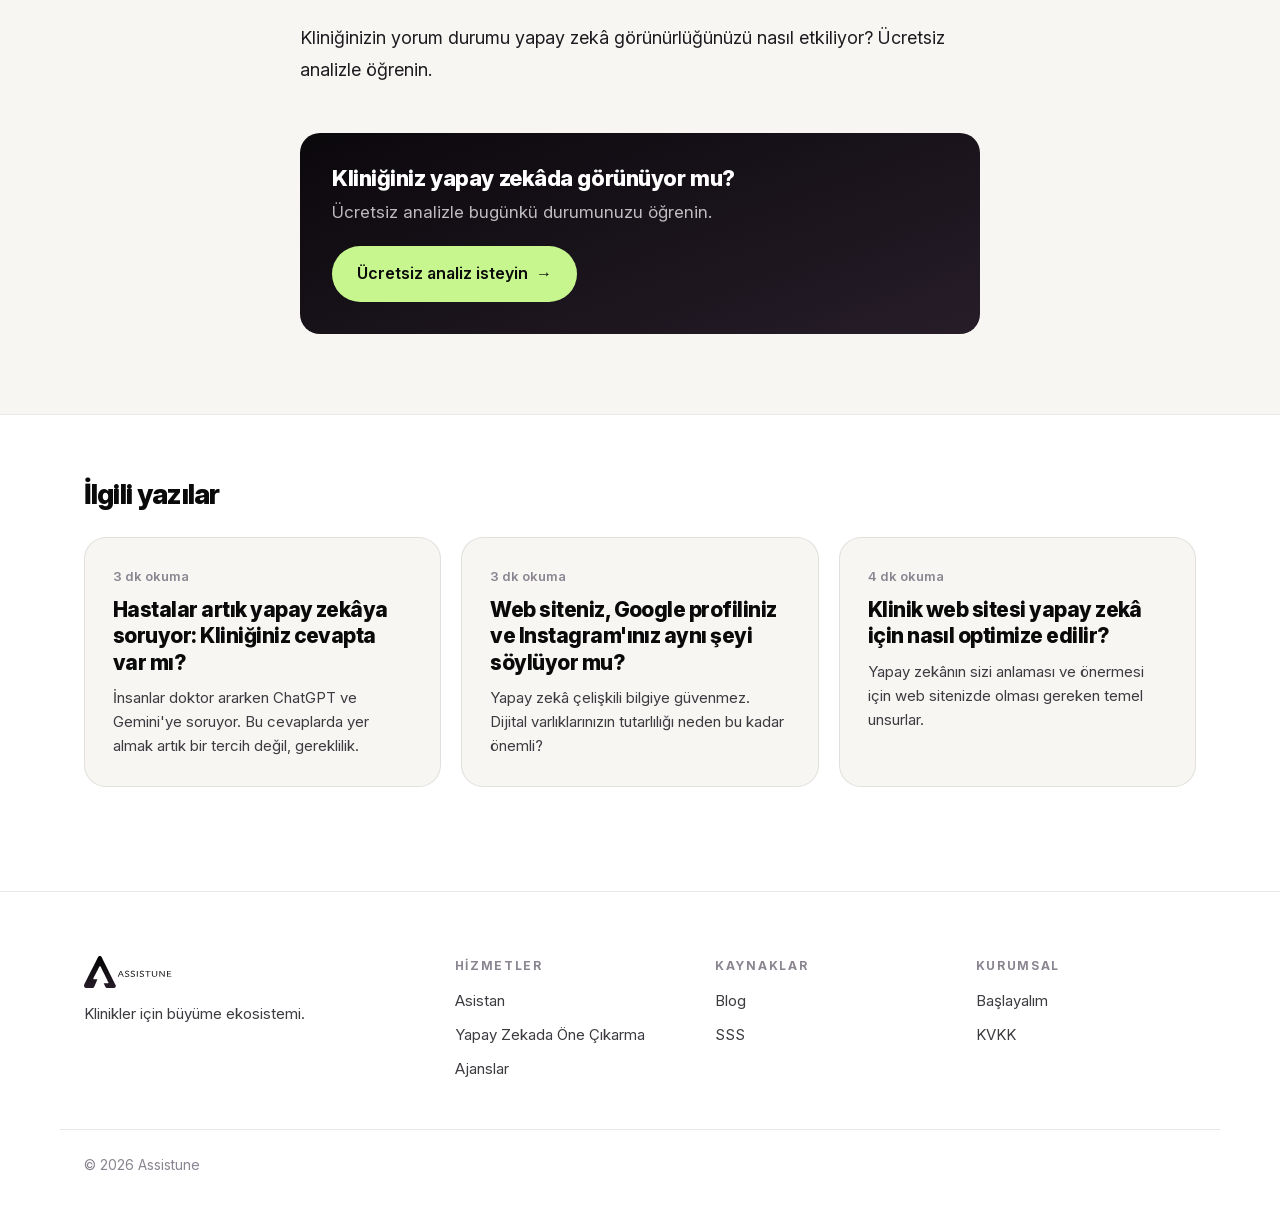
<file: blog/google-yorumlari-yapay-zeka/index.html>
<!DOCTYPE html>
<html lang="tr">
<head>
    <meta charset="UTF-8">
    <meta name="viewport" content="width=device-width, initial-scale=1.0">
    <script>document.documentElement.classList.add('js');</script>
    <title>Google yorumları yapay zekâ önerilerini nasıl etkiliyor? | Assistune Blog</title>
    <meta name="description" content="Hastalarınızın yorumları sadece diğer hastaları değil, yapay zekâyı da etkiliyor.">
    <link rel="canonical" href="https://assistune.com/blog/google-yorumlari-yapay-zeka/">
    <meta property="og:type" content="article">
    <meta property="og:site_name" content="Assistune">
    <meta property="og:locale" content="tr_TR">
    <meta property="og:title" content="Google yorumları yapay zekâ önerilerini nasıl etkiliyor?">
    <meta property="og:description" content="Hastalarınızın yorumları sadece diğer hastaları değil, yapay zekâyı da etkiliyor.">
    <meta property="og:url" content="https://assistune.com/blog/google-yorumlari-yapay-zeka/">
    <meta property="og:image" content="https://assistune.com/og.png">
    <meta property="og:image:width" content="1200">
    <meta property="og:image:height" content="630">
    <meta name="twitter:card" content="summary_large_image">
    <link rel="icon" type="image/png" href="/favicon.png">
    <link rel="apple-touch-icon" href="/apple-touch-icon.png">
    <link rel="preload" href="/fonts/inter-latin.woff2" as="font" type="font/woff2" crossorigin>
    <link rel="stylesheet" href="/style.css?v=f8320248">
    <script type="application/ld+json">{"@context":"https://schema.org","@graph":[{"@type":"Organization","@id":"https://assistune.com/#organization","name":"Assistune","url":"https://assistune.com/","logo":"https://assistune.com/Logo.png","description":"Klinikler ve doktorlar için büyüme ekosistemi: yapay zekâda görünürlük, Instagram mesaj asistanı ve sağlık alanında deneyimli ajanslarla eşleştirme."},{"@type":"Article","headline":"Google yorumları yapay zekâ önerilerini nasıl etkiliyor?","description":"Hastalarınızın yorumları sadece diğer hastaları değil, yapay zekâyı da etkiliyor.","datePublished":"2026-11-27","dateModified":"2026-11-27","inLanguage":"tr-TR","mainEntityOfPage":"https://assistune.com/blog/google-yorumlari-yapay-zeka/","image":"https://assistune.com/og.png","author":{"@type":"Organization","name":"Assistune","url":"https://assistune.com/"},"publisher":{"@id":"https://assistune.com/#organization"}}]}</script>
</head>
<body>
<a class="skip" href="#main">İçeriğe geç</a>
<header class="nav" data-nav>
    <div class="wrap nav-inner">
        <a href="/" class="brand" aria-label="Assistune ana sayfa">
            <img src="/logo.svg" alt="Assistune" width="99" height="36">
        </a>
        <nav class="menu" id="site-menu" aria-label="Ana menü">
            <ul class="menu-list">
                <li class="menu-item" data-menu>
                    <div class="menu-row">
                        <a class="menu-link" href="/asistan/">Asistan</a>
                        <button class="menu-caret" type="button" aria-expanded="false" aria-controls="panel-asistan" aria-label="Asistan alt menüsü">
                            <svg width="12" height="12" viewBox="0 0 12 12" aria-hidden="true"><path d="M2.5 4.5 6 8l3.5-3.5" fill="none" stroke="currentColor" stroke-width="1.6" stroke-linecap="round" stroke-linejoin="round"/></svg>
                        </button>
                    </div>
                    <div class="menu-panel" id="panel-asistan">
                        <ul>
                            <li><a href="/asistan/#nasil"><span class="mp-title">Nasıl çalışır</span><span class="mp-desc">Mesaj geldiği an karşılar, bilgi verir, ayırır, devreder.</span></a></li>
                            <li><a href="/asistan/#ayirma"><span class="mp-title">Hasta ayırma</span><span class="mp-desc">Sıcak hasta, doktor talebi, bilgi alan.</span></a></li>
                            <li><a href="/asistan/#panel"><span class="mp-title">Panel</span><span class="mp-desc">Tüm konuşmalar tek gelen kutusunda.</span></a></li>
                            <li><a href="/asistan/#kimler"><span class="mp-title">Kimler için</span><span class="mp-desc">Klinikler, doktorlar, sosyal medya yöneticileri.</span></a></li>
                            <li><a href="/asistan/#sss"><span class="mp-title">SSS</span><span class="mp-desc">Kanallar, sınırlar, veriler.</span></a></li>
                            <li><a href="/asistan/#demo"><span class="mp-title">Demo al</span><span class="mp-desc">Kendi hesabınızda görün.</span></a></li>
                        </ul>
                    </div>
                </li>
                <li class="menu-item" data-menu>
                    <div class="menu-row">
                        <a class="menu-link is-current" href="/yapay-zekada-one-cikarma/" aria-current="page">Yapay Zekada Öne Çıkarma</a>
                        <button class="menu-caret" type="button" aria-expanded="false" aria-controls="panel-ai" aria-label="Yapay Zekada Öne Çıkarma alt menüsü">
                            <svg width="12" height="12" viewBox="0 0 12 12" aria-hidden="true"><path d="M2.5 4.5 6 8l3.5-3.5" fill="none" stroke="currentColor" stroke-width="1.6" stroke-linecap="round" stroke-linejoin="round"/></svg>
                        </button>
                    </div>
                    <div class="menu-panel" id="panel-ai">
                        <ul>
                            <li><a href="/yapay-zekada-one-cikarma/#neden"><span class="mp-title">Neden önemli</span><span class="mp-desc">Hastalar artık yapay zekâya soruyor.</span></a></li>
                            <li><a href="/yapay-zekada-one-cikarma/#ne-yapiyoruz"><span class="mp-title">Ne yapıyoruz</span><span class="mp-desc">Analiz, düzenleme, yorum stratejisi, takip.</span></a></li>
                            <li><a href="/blog/"><span class="mp-title">Rehber yazılar</span><span class="mp-desc">Site, Google profili, yorumlar, tutarlılık.</span></a></li>
                            <li><a href="/yapay-zekada-one-cikarma/#analiz"><span class="mp-title">Ücretsiz analiz</span><span class="mp-desc">Kliniğinizi yapay zekâ araçlarında test edelim.</span></a></li>
                        </ul>
                    </div>
                </li>
                <li class="menu-item" data-menu>
                    <div class="menu-row">
                        <a class="menu-link" href="/ajanslar/">Ajanslar</a>
                        <button class="menu-caret" type="button" aria-expanded="false" aria-controls="panel-ajans" aria-label="Ajanslar alt menüsü">
                            <svg width="12" height="12" viewBox="0 0 12 12" aria-hidden="true"><path d="M2.5 4.5 6 8l3.5-3.5" fill="none" stroke="currentColor" stroke-width="1.6" stroke-linecap="round" stroke-linejoin="round"/></svg>
                        </button>
                    </div>
                    <div class="menu-panel" id="panel-ajans">
                        <ul>
                            <li><a href="/ajanslar/#neden"><span class="mp-title">Neden doğru ajans?</span><span class="mp-desc">Yanlış ajansın bedeli.</span></a></li>
                            <li><a href="/ajanslar/#surec"><span class="mp-title">Nasıl eşleştiriyoruz</span><span class="mp-desc">Dinliyor, eliyor, buluşturuyoruz.</span></a></li>
                            <li><a href="/ajanslar/#yeni-klinik"><span class="mp-title">Yeni açılan klinikler</span><span class="mp-desc">Doğru temelden başlayın.</span></a></li>
                            <li><a href="/ajanslar/#form"><span class="mp-title">Ajans önerisi al</span><span class="mp-desc">Size uygun ajansları belirleyelim.</span></a></li>
                        </ul>
                    </div>
                </li>
            </ul>
        </nav>
        <div class="nav-actions">
            <a href="/baslayalim/" class="btn btn-ink btn-sm nav-cta">Başlayalım <span aria-hidden="true">→</span></a>
            <button class="nav-toggle" id="nav-toggle" type="button" aria-expanded="false" aria-controls="site-menu" aria-label="Menüyü aç">
                <span></span><span></span>
            </button>
        </div>
    </div>
</header>

<main id="main">
        <article class="post">
            <header class="post-head wrap-narrow">
                <nav class="crumbs" aria-label="Konum"><a href="/blog/">Blog</a> <span aria-hidden="true">/</span> Rehber</nav>
                <h1>Google yorumları yapay zekâ önerilerini nasıl etkiliyor?</h1>
                <p class="post-desc">Hastalarınızın yorumları sadece diğer hastaları değil, yapay zekâyı da etkiliyor.</p>
                <p class="post-meta"><time datetime="2026-11-27">27 Kasım 2026</time> · 3 dk okuma · Assistune</p>
            </header>
            <nav class="toc wrap-narrow" aria-label="İçindekiler">
                <p class="toc-title">İçindekiler</p>
                <ol>
                    <li><a href="#yorumlar-neden-bu-kadar-onemli">Yorumlar neden bu kadar önemli?</a></li>
                    <li><a href="#yorum-almak-neden-zor">Yorum almak neden zor?</a></li>
                    <li><a href="#pratik-oneriler">Pratik öneriler</a></li>
                </ol>
            </nav>
            <div class="prose wrap-narrow">
<p>Yapay zekâya &quot;Bu şehirde iyi bir ... doktoru önerir misin?&quot; diye sorulduğunda cevabın içinde sık sık şu tür ifadeler görürsünüz: <em>&quot;Hastalar ilgisinden memnun kaldığını belirtiyor&quot;</em>, <em>&quot;yorumlarda süreçten detaylı bilgi verdiği vurgulanıyor.&quot;</em></p>
<p>Bu cümleler bir yerden geliyor: <strong>yorumlarınızdan.</strong></p>
<h2 id="yorumlar-neden-bu-kadar-onemli">Yorumlar neden bu kadar önemli?</h2>
<ul>
<li><strong>Güven sinyali:</strong> Düzenli ve gerçek yorumlar, işletmenizin aktif ve güvenilir olduğunu gösterir.</li>
<li><strong>İçerik kaynağı:</strong> Hastalar yorumlarda hangi tedaviyi aldıklarını, nasıl bir deneyim yaşadıklarını yazar. Bu da yapay zekânın sizi hangi konularla ilişkilendireceğini belirler.</li>
<li><strong>Güncellik:</strong> Son yorumunuz iki yıl önceyse, bu da bir mesajdır.</li>
</ul>
<h2 id="yorum-almak-neden-zor">Yorum almak neden zor?</h2>
<p>Memnun hastaların çoğu yorum bırakmak ister ama unutur. Muayeneden çıkan hasta telefonunu açıp Google&#39;da sizi arayıp yorum bölümünü bulmaz. Süreci ne kadar kolaylaştırırsanız o kadar çok yorum alırsınız.</p>
<h2 id="pratik-oneriler">Pratik öneriler</h2>
<ul>
<li><strong>Yorum bırakmayı tek dokunuşa indirin.</strong> Bekleme salonunda veya resepsiyonda bir QR kodlu ya da NFC&#39;li stand, hastanın telefonunu yaklaştırıp doğrudan yorum ekranına gitmesini sağlar.</li>
<li><strong>Doğru anda isteyin.</strong> Tedavi sonrası kontrolde, hasta memnuniyetini dile getirdiğinde.</li>
<li><strong>Yorumlara cevap verin.</strong> Kısa, saygılı, kişisel sağlık bilgisi içermeyen cevaplar.</li>
<li><strong>Asla sahte yorum kullanmayın.</strong> Hem etik değildir hem de uzun vadede güveninizi zedeler.</li>
</ul>
<p>Kliniğinizin yorum durumu yapay zekâ görünürlüğünüzü nasıl etkiliyor? Ücretsiz analizle öğrenin.</p>
            </div>
            <aside class="post-cta wrap-narrow" aria-label="Ücretsiz analiz">
                <p class="post-cta-title">Kliniğiniz yapay zekâda görünüyor mu?</p>
                <p>Ücretsiz analizle bugünkü durumunuzu öğrenin.</p>
                <a href="/yapay-zekada-one-cikarma/#analiz" class="btn btn-lime">Ücretsiz analiz isteyin <span aria-hidden="true">→</span></a>
            </aside>
        </article>

        <section class="related" aria-labelledby="ilgili">
            <div class="wrap">
                <h2 id="ilgili" class="related-title">İlgili yazılar</h2>
                <div class="post-cards">
                    <a class="post-card" href="/blog/hastalar-yapay-zekaya-soruyor/">
                        <span class="post-card-meta">3 dk okuma</span>
                        <h3>Hastalar artık yapay zekâya soruyor: Kliniğiniz cevapta var mı?</h3>
                        <p>İnsanlar doktor ararken ChatGPT ve Gemini&#39;ye soruyor. Bu cevaplarda yer almak artık bir tercih değil, gereklilik.</p>
                    </a>
                    <a class="post-card" href="/blog/site-google-instagram-tutarliligi/">
                        <span class="post-card-meta">3 dk okuma</span>
                        <h3>Web siteniz, Google profiliniz ve Instagram&#39;ınız aynı şeyi söylüyor mu?</h3>
                        <p>Yapay zekâ çelişkili bilgiye güvenmez. Dijital varlıklarınızın tutarlılığı neden bu kadar önemli?</p>
                    </a>
                    <a class="post-card" href="/blog/klinik-web-sitesi-yapay-zeka-optimizasyonu/">
                        <span class="post-card-meta">4 dk okuma</span>
                        <h3>Klinik web sitesi yapay zekâ için nasıl optimize edilir?</h3>
                        <p>Yapay zekânın sizi anlaması ve önermesi için web sitenizde olması gereken temel unsurlar.</p>
                    </a>
                </div>
            </div>
        </section>

</main>
<footer class="footer">
    <div class="wrap footer-grid">
        <div class="footer-brand">
            <a href="/" aria-label="Assistune ana sayfa"><img src="/logo.svg" alt="Assistune" width="88" height="32" class="footer-logo" loading="lazy"></a>
            <p>Klinikler için büyüme ekosistemi.</p>
        </div>
        <nav class="footer-col" aria-label="Hizmetler">
            <p class="footer-title">Hizmetler</p>
            <a href="/asistan/">Asistan</a>
            <a href="/yapay-zekada-one-cikarma/">Yapay Zekada Öne Çıkarma</a>
            <a href="/ajanslar/">Ajanslar</a>
        </nav>
        <nav class="footer-col" aria-label="Kaynaklar">
            <p class="footer-title">Kaynaklar</p>
            <a href="/blog/">Blog</a>
            <a href="/asistan/#sss">SSS</a>
        </nav>
        <nav class="footer-col" aria-label="Kurumsal">
            <p class="footer-title">Kurumsal</p>
            <a href="/baslayalim/">Başlayalım</a>
            <a href="/kvkk/">KVKK</a>
        </nav>
    </div>
    <div class="wrap footer-bottom">
        <p>© 2026 Assistune</p>
    </div>
</footer>

<script src="/script.js?v=f8320248" defer></script>
</body>
</html>
</file>
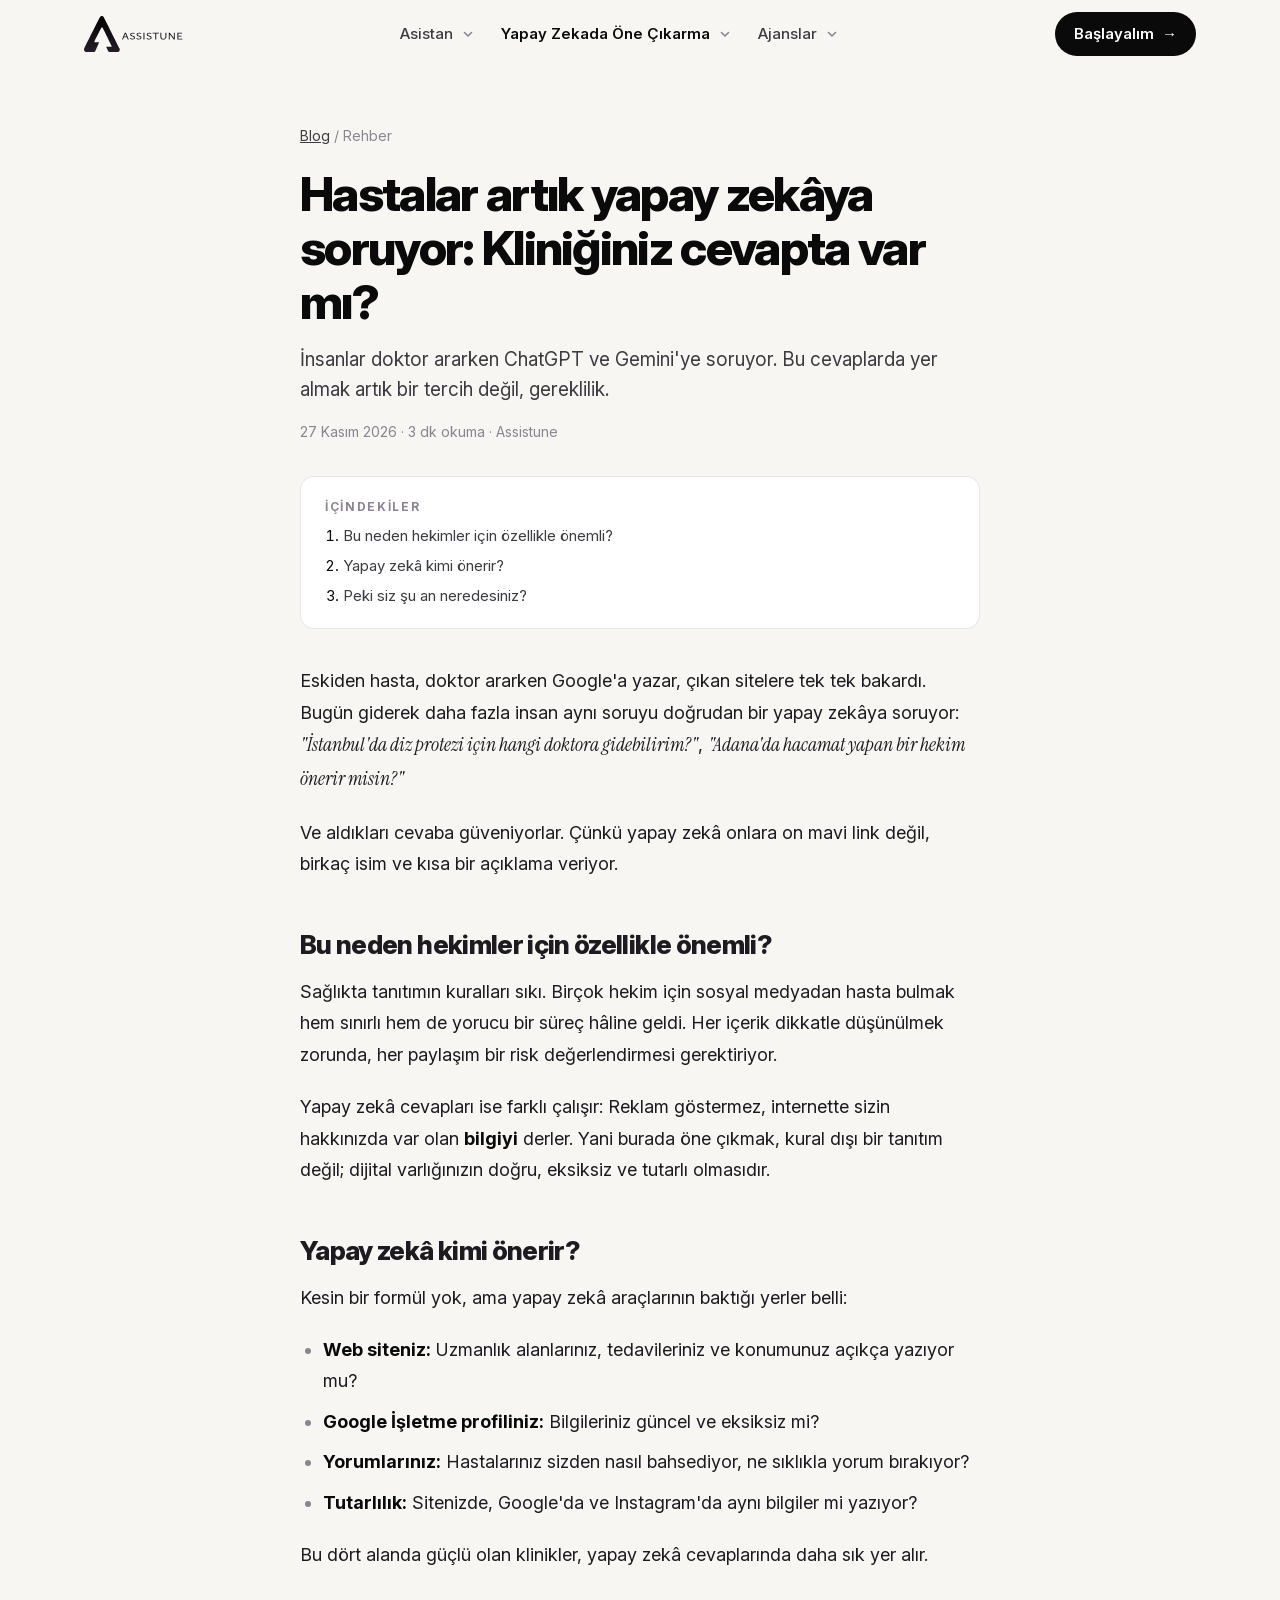
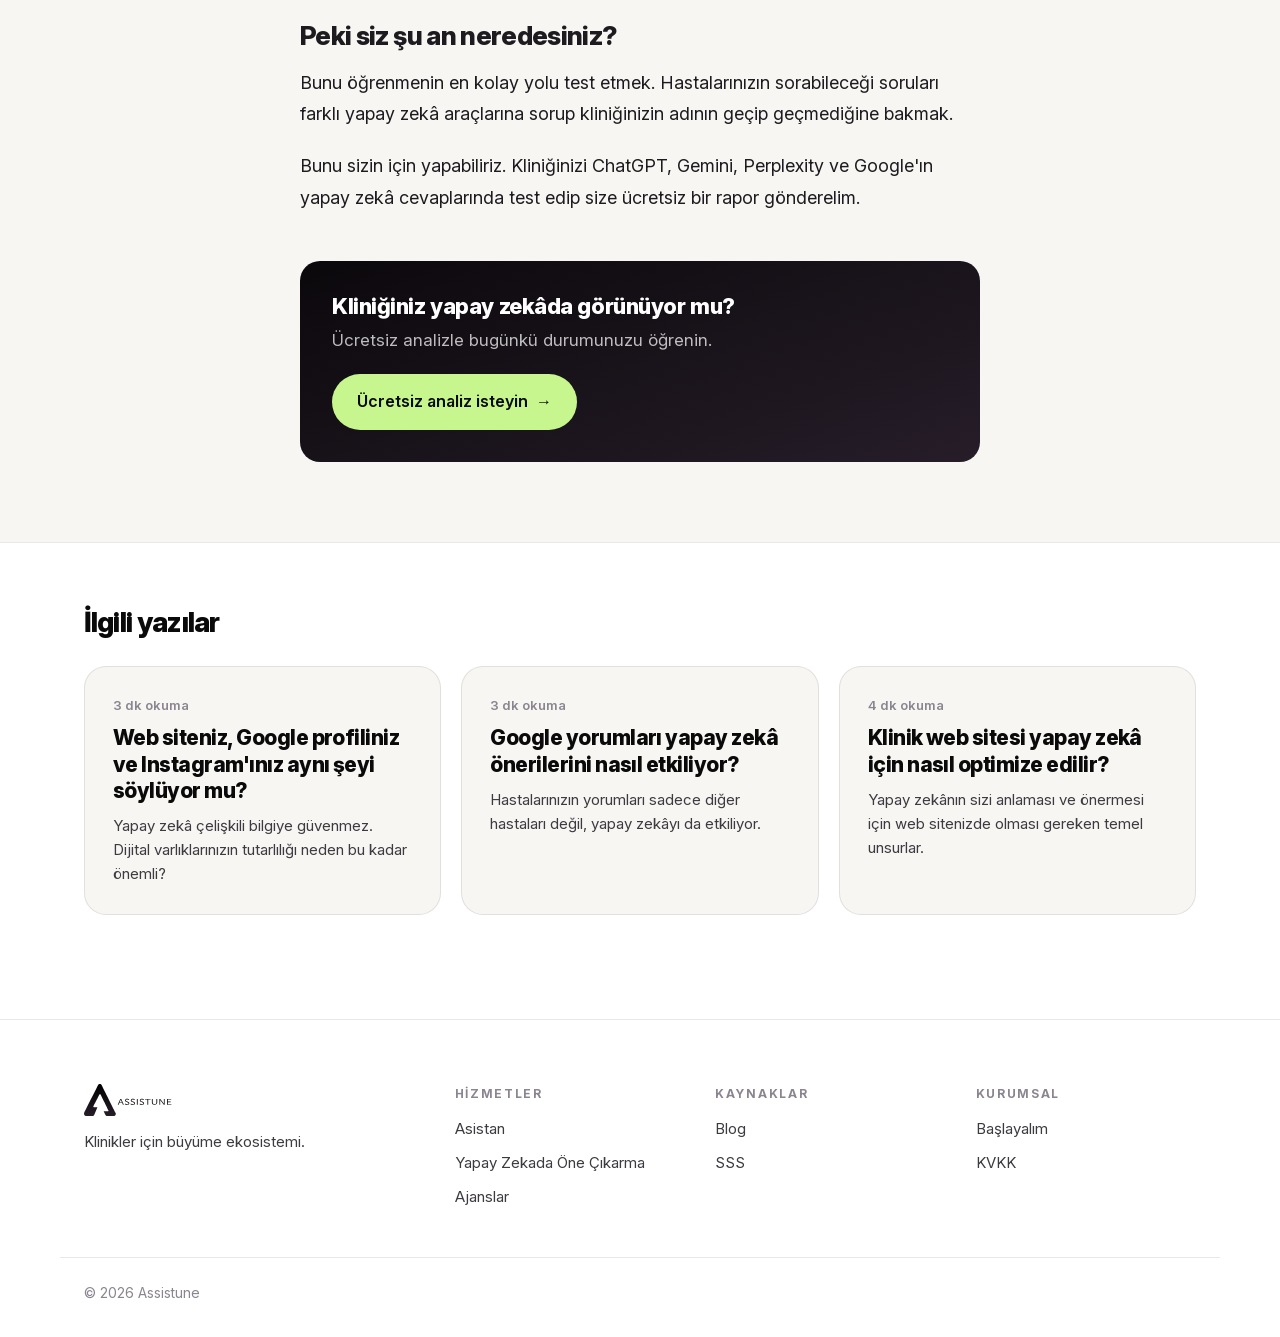
<file: blog/hastalar-yapay-zekaya-soruyor/index.html>
<!DOCTYPE html>
<html lang="tr">
<head>
    <meta charset="UTF-8">
    <meta name="viewport" content="width=device-width, initial-scale=1.0">
    <script>document.documentElement.classList.add('js');</script>
    <title>Hastalar artık yapay zekâya soruyor: Kliniğiniz cevapta var mı? | Assistune Blog</title>
    <meta name="description" content="İnsanlar doktor ararken ChatGPT ve Gemini&#39;ye soruyor. Bu cevaplarda yer almak artık bir tercih değil, gereklilik.">
    <link rel="canonical" href="https://assistune.com/blog/hastalar-yapay-zekaya-soruyor/">
    <meta property="og:type" content="article">
    <meta property="og:site_name" content="Assistune">
    <meta property="og:locale" content="tr_TR">
    <meta property="og:title" content="Hastalar artık yapay zekâya soruyor: Kliniğiniz cevapta var mı?">
    <meta property="og:description" content="İnsanlar doktor ararken ChatGPT ve Gemini&#39;ye soruyor. Bu cevaplarda yer almak artık bir tercih değil, gereklilik.">
    <meta property="og:url" content="https://assistune.com/blog/hastalar-yapay-zekaya-soruyor/">
    <meta property="og:image" content="https://assistune.com/og.png">
    <meta property="og:image:width" content="1200">
    <meta property="og:image:height" content="630">
    <meta name="twitter:card" content="summary_large_image">
    <link rel="icon" type="image/png" href="/favicon.png">
    <link rel="apple-touch-icon" href="/apple-touch-icon.png">
    <link rel="preload" href="/fonts/inter-latin.woff2" as="font" type="font/woff2" crossorigin>
    <link rel="stylesheet" href="/style.css?v=f8320248">
    <script type="application/ld+json">{"@context":"https://schema.org","@graph":[{"@type":"Organization","@id":"https://assistune.com/#organization","name":"Assistune","url":"https://assistune.com/","logo":"https://assistune.com/Logo.png","description":"Klinikler ve doktorlar için büyüme ekosistemi: yapay zekâda görünürlük, Instagram mesaj asistanı ve sağlık alanında deneyimli ajanslarla eşleştirme."},{"@type":"Article","headline":"Hastalar artık yapay zekâya soruyor: Kliniğiniz cevapta var mı?","description":"İnsanlar doktor ararken ChatGPT ve Gemini'ye soruyor. Bu cevaplarda yer almak artık bir tercih değil, gereklilik.","datePublished":"2026-11-27","dateModified":"2026-11-27","inLanguage":"tr-TR","mainEntityOfPage":"https://assistune.com/blog/hastalar-yapay-zekaya-soruyor/","image":"https://assistune.com/og.png","author":{"@type":"Organization","name":"Assistune","url":"https://assistune.com/"},"publisher":{"@id":"https://assistune.com/#organization"}}]}</script>
</head>
<body>
<a class="skip" href="#main">İçeriğe geç</a>
<header class="nav" data-nav>
    <div class="wrap nav-inner">
        <a href="/" class="brand" aria-label="Assistune ana sayfa">
            <img src="/logo.svg" alt="Assistune" width="99" height="36">
        </a>
        <nav class="menu" id="site-menu" aria-label="Ana menü">
            <ul class="menu-list">
                <li class="menu-item" data-menu>
                    <div class="menu-row">
                        <a class="menu-link" href="/asistan/">Asistan</a>
                        <button class="menu-caret" type="button" aria-expanded="false" aria-controls="panel-asistan" aria-label="Asistan alt menüsü">
                            <svg width="12" height="12" viewBox="0 0 12 12" aria-hidden="true"><path d="M2.5 4.5 6 8l3.5-3.5" fill="none" stroke="currentColor" stroke-width="1.6" stroke-linecap="round" stroke-linejoin="round"/></svg>
                        </button>
                    </div>
                    <div class="menu-panel" id="panel-asistan">
                        <ul>
                            <li><a href="/asistan/#nasil"><span class="mp-title">Nasıl çalışır</span><span class="mp-desc">Mesaj geldiği an karşılar, bilgi verir, ayırır, devreder.</span></a></li>
                            <li><a href="/asistan/#ayirma"><span class="mp-title">Hasta ayırma</span><span class="mp-desc">Sıcak hasta, doktor talebi, bilgi alan.</span></a></li>
                            <li><a href="/asistan/#panel"><span class="mp-title">Panel</span><span class="mp-desc">Tüm konuşmalar tek gelen kutusunda.</span></a></li>
                            <li><a href="/asistan/#kimler"><span class="mp-title">Kimler için</span><span class="mp-desc">Klinikler, doktorlar, sosyal medya yöneticileri.</span></a></li>
                            <li><a href="/asistan/#sss"><span class="mp-title">SSS</span><span class="mp-desc">Kanallar, sınırlar, veriler.</span></a></li>
                            <li><a href="/asistan/#demo"><span class="mp-title">Demo al</span><span class="mp-desc">Kendi hesabınızda görün.</span></a></li>
                        </ul>
                    </div>
                </li>
                <li class="menu-item" data-menu>
                    <div class="menu-row">
                        <a class="menu-link is-current" href="/yapay-zekada-one-cikarma/" aria-current="page">Yapay Zekada Öne Çıkarma</a>
                        <button class="menu-caret" type="button" aria-expanded="false" aria-controls="panel-ai" aria-label="Yapay Zekada Öne Çıkarma alt menüsü">
                            <svg width="12" height="12" viewBox="0 0 12 12" aria-hidden="true"><path d="M2.5 4.5 6 8l3.5-3.5" fill="none" stroke="currentColor" stroke-width="1.6" stroke-linecap="round" stroke-linejoin="round"/></svg>
                        </button>
                    </div>
                    <div class="menu-panel" id="panel-ai">
                        <ul>
                            <li><a href="/yapay-zekada-one-cikarma/#neden"><span class="mp-title">Neden önemli</span><span class="mp-desc">Hastalar artık yapay zekâya soruyor.</span></a></li>
                            <li><a href="/yapay-zekada-one-cikarma/#ne-yapiyoruz"><span class="mp-title">Ne yapıyoruz</span><span class="mp-desc">Analiz, düzenleme, yorum stratejisi, takip.</span></a></li>
                            <li><a href="/blog/"><span class="mp-title">Rehber yazılar</span><span class="mp-desc">Site, Google profili, yorumlar, tutarlılık.</span></a></li>
                            <li><a href="/yapay-zekada-one-cikarma/#analiz"><span class="mp-title">Ücretsiz analiz</span><span class="mp-desc">Kliniğinizi yapay zekâ araçlarında test edelim.</span></a></li>
                        </ul>
                    </div>
                </li>
                <li class="menu-item" data-menu>
                    <div class="menu-row">
                        <a class="menu-link" href="/ajanslar/">Ajanslar</a>
                        <button class="menu-caret" type="button" aria-expanded="false" aria-controls="panel-ajans" aria-label="Ajanslar alt menüsü">
                            <svg width="12" height="12" viewBox="0 0 12 12" aria-hidden="true"><path d="M2.5 4.5 6 8l3.5-3.5" fill="none" stroke="currentColor" stroke-width="1.6" stroke-linecap="round" stroke-linejoin="round"/></svg>
                        </button>
                    </div>
                    <div class="menu-panel" id="panel-ajans">
                        <ul>
                            <li><a href="/ajanslar/#neden"><span class="mp-title">Neden doğru ajans?</span><span class="mp-desc">Yanlış ajansın bedeli.</span></a></li>
                            <li><a href="/ajanslar/#surec"><span class="mp-title">Nasıl eşleştiriyoruz</span><span class="mp-desc">Dinliyor, eliyor, buluşturuyoruz.</span></a></li>
                            <li><a href="/ajanslar/#yeni-klinik"><span class="mp-title">Yeni açılan klinikler</span><span class="mp-desc">Doğru temelden başlayın.</span></a></li>
                            <li><a href="/ajanslar/#form"><span class="mp-title">Ajans önerisi al</span><span class="mp-desc">Size uygun ajansları belirleyelim.</span></a></li>
                        </ul>
                    </div>
                </li>
            </ul>
        </nav>
        <div class="nav-actions">
            <a href="/baslayalim/" class="btn btn-ink btn-sm nav-cta">Başlayalım <span aria-hidden="true">→</span></a>
            <button class="nav-toggle" id="nav-toggle" type="button" aria-expanded="false" aria-controls="site-menu" aria-label="Menüyü aç">
                <span></span><span></span>
            </button>
        </div>
    </div>
</header>

<main id="main">
        <article class="post">
            <header class="post-head wrap-narrow">
                <nav class="crumbs" aria-label="Konum"><a href="/blog/">Blog</a> <span aria-hidden="true">/</span> Rehber</nav>
                <h1>Hastalar artık yapay zekâya soruyor: Kliniğiniz cevapta var mı?</h1>
                <p class="post-desc">İnsanlar doktor ararken ChatGPT ve Gemini&#39;ye soruyor. Bu cevaplarda yer almak artık bir tercih değil, gereklilik.</p>
                <p class="post-meta"><time datetime="2026-11-27">27 Kasım 2026</time> · 3 dk okuma · Assistune</p>
            </header>
            <nav class="toc wrap-narrow" aria-label="İçindekiler">
                <p class="toc-title">İçindekiler</p>
                <ol>
                    <li><a href="#bu-neden-hekimler-icin-ozellikle-onemli">Bu neden hekimler için özellikle önemli?</a></li>
                    <li><a href="#yapay-zeka-kimi-onerir">Yapay zekâ kimi önerir?</a></li>
                    <li><a href="#peki-siz-su-an-neredesiniz">Peki siz şu an neredesiniz?</a></li>
                </ol>
            </nav>
            <div class="prose wrap-narrow">
<p>Eskiden hasta, doktor ararken Google&#39;a yazar, çıkan sitelere tek tek bakardı. Bugün giderek daha fazla insan aynı soruyu doğrudan bir yapay zekâya soruyor: <em>&quot;İstanbul&#39;da diz protezi için hangi doktora gidebilirim?&quot;</em>, <em>&quot;Adana&#39;da hacamat yapan bir hekim önerir misin?&quot;</em></p>
<p>Ve aldıkları cevaba güveniyorlar. Çünkü yapay zekâ onlara on mavi link değil, birkaç isim ve kısa bir açıklama veriyor.</p>
<h2 id="bu-neden-hekimler-icin-ozellikle-onemli">Bu neden hekimler için özellikle önemli?</h2>
<p>Sağlıkta tanıtımın kuralları sıkı. Birçok hekim için sosyal medyadan hasta bulmak hem sınırlı hem de yorucu bir süreç hâline geldi. Her içerik dikkatle düşünülmek zorunda, her paylaşım bir risk değerlendirmesi gerektiriyor.</p>
<p>Yapay zekâ cevapları ise farklı çalışır: Reklam göstermez, internette sizin hakkınızda var olan <strong>bilgiyi</strong> derler. Yani burada öne çıkmak, kural dışı bir tanıtım değil; dijital varlığınızın doğru, eksiksiz ve tutarlı olmasıdır.</p>
<h2 id="yapay-zeka-kimi-onerir">Yapay zekâ kimi önerir?</h2>
<p>Kesin bir formül yok, ama yapay zekâ araçlarının baktığı yerler belli:</p>
<ul>
<li><strong>Web siteniz:</strong> Uzmanlık alanlarınız, tedavileriniz ve konumunuz açıkça yazıyor mu?</li>
<li><strong>Google İşletme profiliniz:</strong> Bilgileriniz güncel ve eksiksiz mi?</li>
<li><strong>Yorumlarınız:</strong> Hastalarınız sizden nasıl bahsediyor, ne sıklıkla yorum bırakıyor?</li>
<li><strong>Tutarlılık:</strong> Sitenizde, Google&#39;da ve Instagram&#39;da aynı bilgiler mi yazıyor?</li>
</ul>
<p>Bu dört alanda güçlü olan klinikler, yapay zekâ cevaplarında daha sık yer alır.</p>
<h2 id="peki-siz-su-an-neredesiniz">Peki siz şu an neredesiniz?</h2>
<p>Bunu öğrenmenin en kolay yolu test etmek. Hastalarınızın sorabileceği soruları farklı yapay zekâ araçlarına sorup kliniğinizin adının geçip geçmediğine bakmak.</p>
<p>Bunu sizin için yapabiliriz. Kliniğinizi ChatGPT, Gemini, Perplexity ve Google&#39;ın yapay zekâ cevaplarında test edip size ücretsiz bir rapor gönderelim.</p>
            </div>
            <aside class="post-cta wrap-narrow" aria-label="Ücretsiz analiz">
                <p class="post-cta-title">Kliniğiniz yapay zekâda görünüyor mu?</p>
                <p>Ücretsiz analizle bugünkü durumunuzu öğrenin.</p>
                <a href="/yapay-zekada-one-cikarma/#analiz" class="btn btn-lime">Ücretsiz analiz isteyin <span aria-hidden="true">→</span></a>
            </aside>
        </article>

        <section class="related" aria-labelledby="ilgili">
            <div class="wrap">
                <h2 id="ilgili" class="related-title">İlgili yazılar</h2>
                <div class="post-cards">
                    <a class="post-card" href="/blog/site-google-instagram-tutarliligi/">
                        <span class="post-card-meta">3 dk okuma</span>
                        <h3>Web siteniz, Google profiliniz ve Instagram&#39;ınız aynı şeyi söylüyor mu?</h3>
                        <p>Yapay zekâ çelişkili bilgiye güvenmez. Dijital varlıklarınızın tutarlılığı neden bu kadar önemli?</p>
                    </a>
                    <a class="post-card" href="/blog/google-yorumlari-yapay-zeka/">
                        <span class="post-card-meta">3 dk okuma</span>
                        <h3>Google yorumları yapay zekâ önerilerini nasıl etkiliyor?</h3>
                        <p>Hastalarınızın yorumları sadece diğer hastaları değil, yapay zekâyı da etkiliyor.</p>
                    </a>
                    <a class="post-card" href="/blog/klinik-web-sitesi-yapay-zeka-optimizasyonu/">
                        <span class="post-card-meta">4 dk okuma</span>
                        <h3>Klinik web sitesi yapay zekâ için nasıl optimize edilir?</h3>
                        <p>Yapay zekânın sizi anlaması ve önermesi için web sitenizde olması gereken temel unsurlar.</p>
                    </a>
                </div>
            </div>
        </section>

</main>
<footer class="footer">
    <div class="wrap footer-grid">
        <div class="footer-brand">
            <a href="/" aria-label="Assistune ana sayfa"><img src="/logo.svg" alt="Assistune" width="88" height="32" class="footer-logo" loading="lazy"></a>
            <p>Klinikler için büyüme ekosistemi.</p>
        </div>
        <nav class="footer-col" aria-label="Hizmetler">
            <p class="footer-title">Hizmetler</p>
            <a href="/asistan/">Asistan</a>
            <a href="/yapay-zekada-one-cikarma/">Yapay Zekada Öne Çıkarma</a>
            <a href="/ajanslar/">Ajanslar</a>
        </nav>
        <nav class="footer-col" aria-label="Kaynaklar">
            <p class="footer-title">Kaynaklar</p>
            <a href="/blog/">Blog</a>
            <a href="/asistan/#sss">SSS</a>
        </nav>
        <nav class="footer-col" aria-label="Kurumsal">
            <p class="footer-title">Kurumsal</p>
            <a href="/baslayalim/">Başlayalım</a>
            <a href="/kvkk/">KVKK</a>
        </nav>
    </div>
    <div class="wrap footer-bottom">
        <p>© 2026 Assistune</p>
    </div>
</footer>

<script src="/script.js?v=f8320248" defer></script>
</body>
</html>
</file>
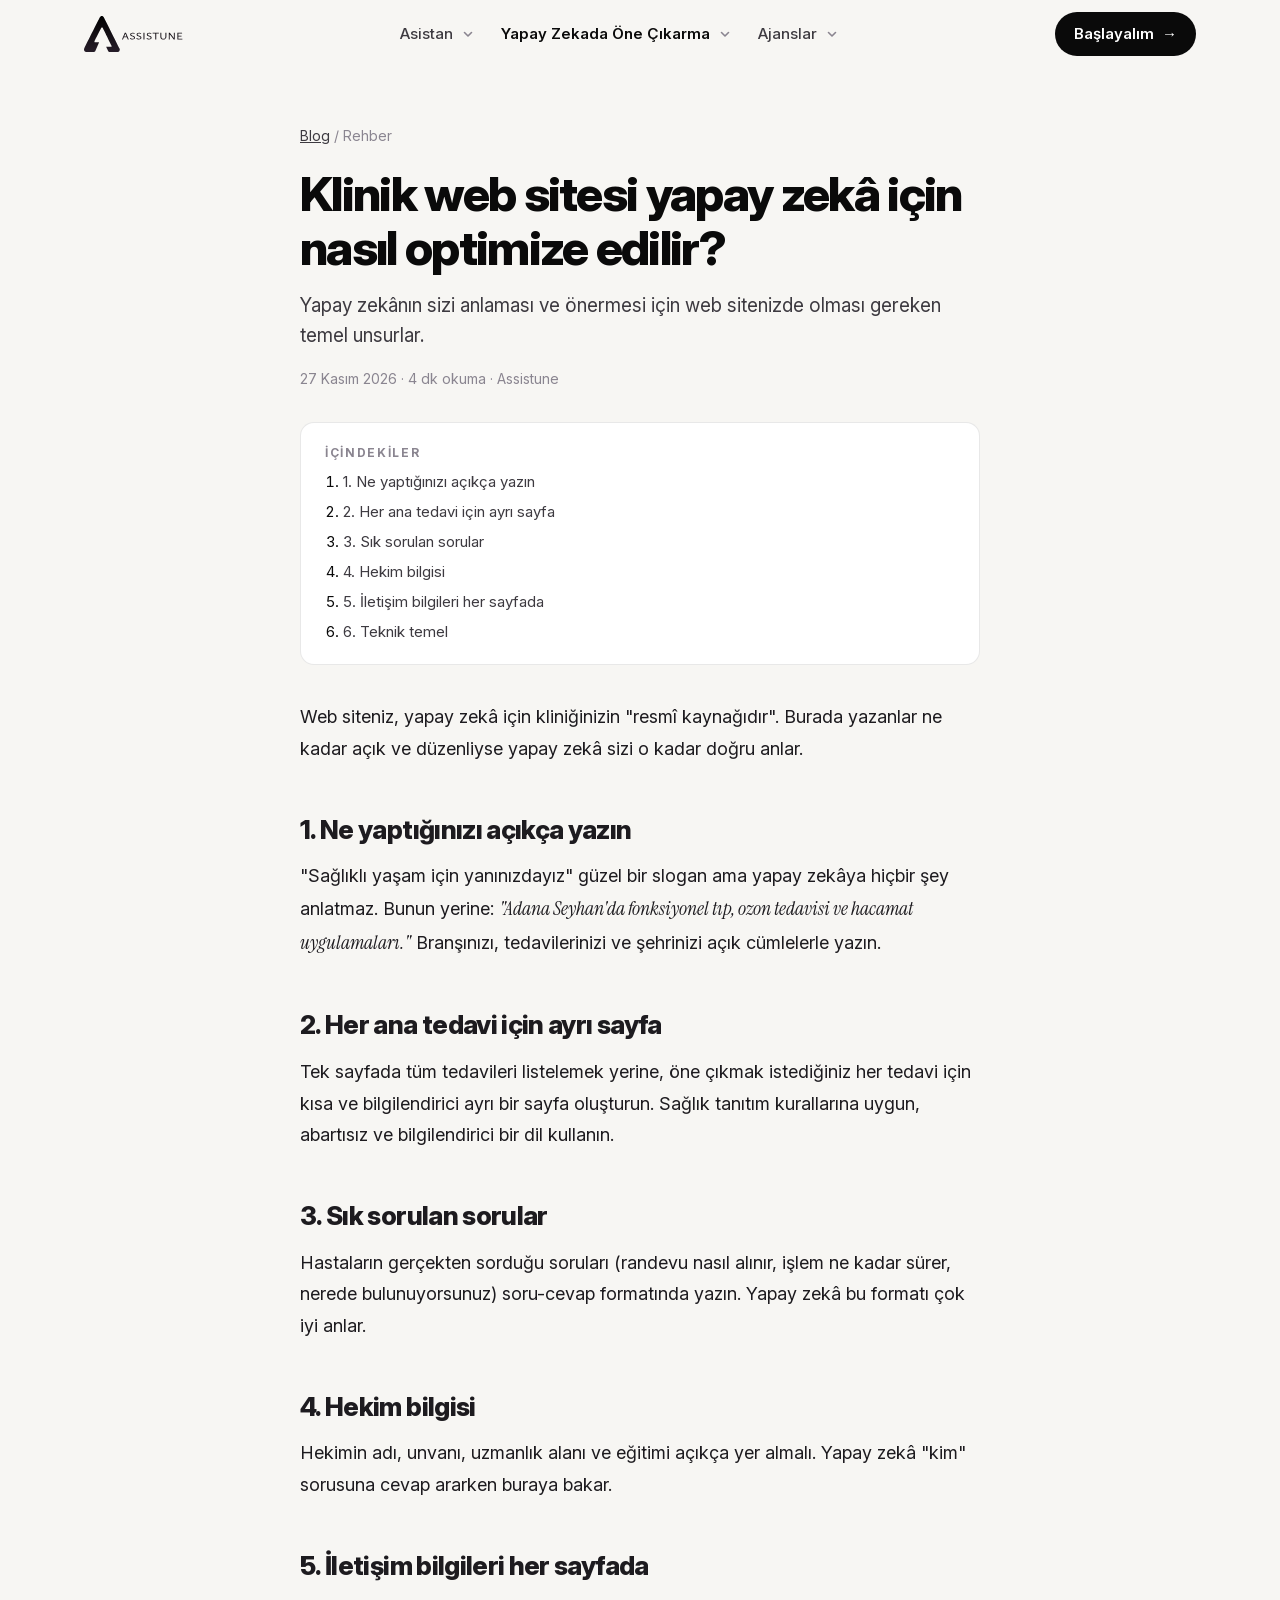
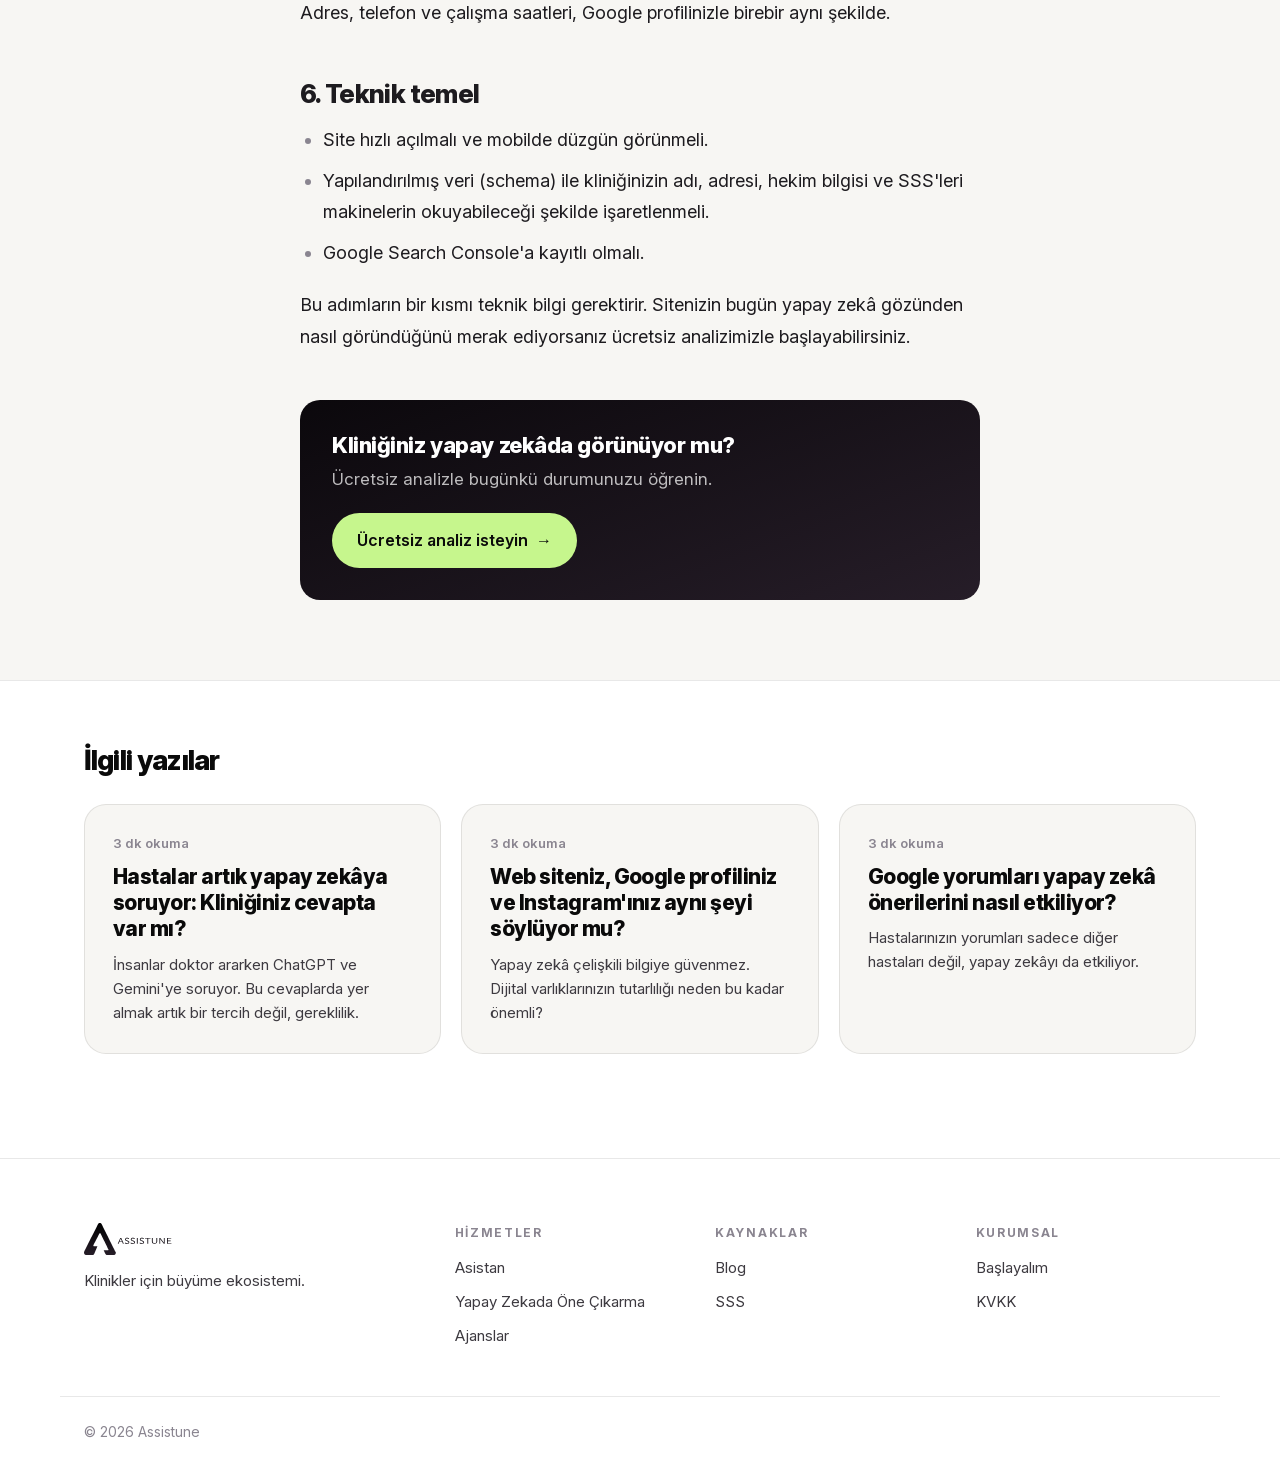
<file: blog/klinik-web-sitesi-yapay-zeka-optimizasyonu/index.html>
<!DOCTYPE html>
<html lang="tr">
<head>
    <meta charset="UTF-8">
    <meta name="viewport" content="width=device-width, initial-scale=1.0">
    <script>document.documentElement.classList.add('js');</script>
    <title>Klinik web sitesi yapay zekâ için nasıl optimize edilir? | Assistune Blog</title>
    <meta name="description" content="Yapay zekânın sizi anlaması ve önermesi için web sitenizde olması gereken temel unsurlar.">
    <link rel="canonical" href="https://assistune.com/blog/klinik-web-sitesi-yapay-zeka-optimizasyonu/">
    <meta property="og:type" content="article">
    <meta property="og:site_name" content="Assistune">
    <meta property="og:locale" content="tr_TR">
    <meta property="og:title" content="Klinik web sitesi yapay zekâ için nasıl optimize edilir?">
    <meta property="og:description" content="Yapay zekânın sizi anlaması ve önermesi için web sitenizde olması gereken temel unsurlar.">
    <meta property="og:url" content="https://assistune.com/blog/klinik-web-sitesi-yapay-zeka-optimizasyonu/">
    <meta property="og:image" content="https://assistune.com/og.png">
    <meta property="og:image:width" content="1200">
    <meta property="og:image:height" content="630">
    <meta name="twitter:card" content="summary_large_image">
    <link rel="icon" type="image/png" href="/favicon.png">
    <link rel="apple-touch-icon" href="/apple-touch-icon.png">
    <link rel="preload" href="/fonts/inter-latin.woff2" as="font" type="font/woff2" crossorigin>
    <link rel="stylesheet" href="/style.css?v=f8320248">
    <script type="application/ld+json">{"@context":"https://schema.org","@graph":[{"@type":"Organization","@id":"https://assistune.com/#organization","name":"Assistune","url":"https://assistune.com/","logo":"https://assistune.com/Logo.png","description":"Klinikler ve doktorlar için büyüme ekosistemi: yapay zekâda görünürlük, Instagram mesaj asistanı ve sağlık alanında deneyimli ajanslarla eşleştirme."},{"@type":"Article","headline":"Klinik web sitesi yapay zekâ için nasıl optimize edilir?","description":"Yapay zekânın sizi anlaması ve önermesi için web sitenizde olması gereken temel unsurlar.","datePublished":"2026-11-27","dateModified":"2026-11-27","inLanguage":"tr-TR","mainEntityOfPage":"https://assistune.com/blog/klinik-web-sitesi-yapay-zeka-optimizasyonu/","image":"https://assistune.com/og.png","author":{"@type":"Organization","name":"Assistune","url":"https://assistune.com/"},"publisher":{"@id":"https://assistune.com/#organization"}}]}</script>
</head>
<body>
<a class="skip" href="#main">İçeriğe geç</a>
<header class="nav" data-nav>
    <div class="wrap nav-inner">
        <a href="/" class="brand" aria-label="Assistune ana sayfa">
            <img src="/logo.svg" alt="Assistune" width="99" height="36">
        </a>
        <nav class="menu" id="site-menu" aria-label="Ana menü">
            <ul class="menu-list">
                <li class="menu-item" data-menu>
                    <div class="menu-row">
                        <a class="menu-link" href="/asistan/">Asistan</a>
                        <button class="menu-caret" type="button" aria-expanded="false" aria-controls="panel-asistan" aria-label="Asistan alt menüsü">
                            <svg width="12" height="12" viewBox="0 0 12 12" aria-hidden="true"><path d="M2.5 4.5 6 8l3.5-3.5" fill="none" stroke="currentColor" stroke-width="1.6" stroke-linecap="round" stroke-linejoin="round"/></svg>
                        </button>
                    </div>
                    <div class="menu-panel" id="panel-asistan">
                        <ul>
                            <li><a href="/asistan/#nasil"><span class="mp-title">Nasıl çalışır</span><span class="mp-desc">Mesaj geldiği an karşılar, bilgi verir, ayırır, devreder.</span></a></li>
                            <li><a href="/asistan/#ayirma"><span class="mp-title">Hasta ayırma</span><span class="mp-desc">Sıcak hasta, doktor talebi, bilgi alan.</span></a></li>
                            <li><a href="/asistan/#panel"><span class="mp-title">Panel</span><span class="mp-desc">Tüm konuşmalar tek gelen kutusunda.</span></a></li>
                            <li><a href="/asistan/#kimler"><span class="mp-title">Kimler için</span><span class="mp-desc">Klinikler, doktorlar, sosyal medya yöneticileri.</span></a></li>
                            <li><a href="/asistan/#sss"><span class="mp-title">SSS</span><span class="mp-desc">Kanallar, sınırlar, veriler.</span></a></li>
                            <li><a href="/asistan/#demo"><span class="mp-title">Demo al</span><span class="mp-desc">Kendi hesabınızda görün.</span></a></li>
                        </ul>
                    </div>
                </li>
                <li class="menu-item" data-menu>
                    <div class="menu-row">
                        <a class="menu-link is-current" href="/yapay-zekada-one-cikarma/" aria-current="page">Yapay Zekada Öne Çıkarma</a>
                        <button class="menu-caret" type="button" aria-expanded="false" aria-controls="panel-ai" aria-label="Yapay Zekada Öne Çıkarma alt menüsü">
                            <svg width="12" height="12" viewBox="0 0 12 12" aria-hidden="true"><path d="M2.5 4.5 6 8l3.5-3.5" fill="none" stroke="currentColor" stroke-width="1.6" stroke-linecap="round" stroke-linejoin="round"/></svg>
                        </button>
                    </div>
                    <div class="menu-panel" id="panel-ai">
                        <ul>
                            <li><a href="/yapay-zekada-one-cikarma/#neden"><span class="mp-title">Neden önemli</span><span class="mp-desc">Hastalar artık yapay zekâya soruyor.</span></a></li>
                            <li><a href="/yapay-zekada-one-cikarma/#ne-yapiyoruz"><span class="mp-title">Ne yapıyoruz</span><span class="mp-desc">Analiz, düzenleme, yorum stratejisi, takip.</span></a></li>
                            <li><a href="/blog/"><span class="mp-title">Rehber yazılar</span><span class="mp-desc">Site, Google profili, yorumlar, tutarlılık.</span></a></li>
                            <li><a href="/yapay-zekada-one-cikarma/#analiz"><span class="mp-title">Ücretsiz analiz</span><span class="mp-desc">Kliniğinizi yapay zekâ araçlarında test edelim.</span></a></li>
                        </ul>
                    </div>
                </li>
                <li class="menu-item" data-menu>
                    <div class="menu-row">
                        <a class="menu-link" href="/ajanslar/">Ajanslar</a>
                        <button class="menu-caret" type="button" aria-expanded="false" aria-controls="panel-ajans" aria-label="Ajanslar alt menüsü">
                            <svg width="12" height="12" viewBox="0 0 12 12" aria-hidden="true"><path d="M2.5 4.5 6 8l3.5-3.5" fill="none" stroke="currentColor" stroke-width="1.6" stroke-linecap="round" stroke-linejoin="round"/></svg>
                        </button>
                    </div>
                    <div class="menu-panel" id="panel-ajans">
                        <ul>
                            <li><a href="/ajanslar/#neden"><span class="mp-title">Neden doğru ajans?</span><span class="mp-desc">Yanlış ajansın bedeli.</span></a></li>
                            <li><a href="/ajanslar/#surec"><span class="mp-title">Nasıl eşleştiriyoruz</span><span class="mp-desc">Dinliyor, eliyor, buluşturuyoruz.</span></a></li>
                            <li><a href="/ajanslar/#yeni-klinik"><span class="mp-title">Yeni açılan klinikler</span><span class="mp-desc">Doğru temelden başlayın.</span></a></li>
                            <li><a href="/ajanslar/#form"><span class="mp-title">Ajans önerisi al</span><span class="mp-desc">Size uygun ajansları belirleyelim.</span></a></li>
                        </ul>
                    </div>
                </li>
            </ul>
        </nav>
        <div class="nav-actions">
            <a href="/baslayalim/" class="btn btn-ink btn-sm nav-cta">Başlayalım <span aria-hidden="true">→</span></a>
            <button class="nav-toggle" id="nav-toggle" type="button" aria-expanded="false" aria-controls="site-menu" aria-label="Menüyü aç">
                <span></span><span></span>
            </button>
        </div>
    </div>
</header>

<main id="main">
        <article class="post">
            <header class="post-head wrap-narrow">
                <nav class="crumbs" aria-label="Konum"><a href="/blog/">Blog</a> <span aria-hidden="true">/</span> Rehber</nav>
                <h1>Klinik web sitesi yapay zekâ için nasıl optimize edilir?</h1>
                <p class="post-desc">Yapay zekânın sizi anlaması ve önermesi için web sitenizde olması gereken temel unsurlar.</p>
                <p class="post-meta"><time datetime="2026-11-27">27 Kasım 2026</time> · 4 dk okuma · Assistune</p>
            </header>
            <nav class="toc wrap-narrow" aria-label="İçindekiler">
                <p class="toc-title">İçindekiler</p>
                <ol>
                    <li><a href="#1-ne-yaptiginizi-acikca-yazin">1. Ne yaptığınızı açıkça yazın</a></li>
                    <li><a href="#2-her-ana-tedavi-icin-ayri-sayfa">2. Her ana tedavi için ayrı sayfa</a></li>
                    <li><a href="#3-sik-sorulan-sorular">3. Sık sorulan sorular</a></li>
                    <li><a href="#4-hekim-bilgisi">4. Hekim bilgisi</a></li>
                    <li><a href="#5-iletisim-bilgileri-her-sayfada">5. İletişim bilgileri her sayfada</a></li>
                    <li><a href="#6-teknik-temel">6. Teknik temel</a></li>
                </ol>
            </nav>
            <div class="prose wrap-narrow">
<p>Web siteniz, yapay zekâ için kliniğinizin &quot;resmî kaynağıdır&quot;. Burada yazanlar ne kadar açık ve düzenliyse yapay zekâ sizi o kadar doğru anlar.</p>
<h2 id="1-ne-yaptiginizi-acikca-yazin">1. Ne yaptığınızı açıkça yazın</h2>
<p>&quot;Sağlıklı yaşam için yanınızdayız&quot; güzel bir slogan ama yapay zekâya hiçbir şey anlatmaz. Bunun yerine: <em>&quot;Adana Seyhan&#39;da fonksiyonel tıp, ozon tedavisi ve hacamat uygulamaları.&quot;</em> Branşınızı, tedavilerinizi ve şehrinizi açık cümlelerle yazın.</p>
<h2 id="2-her-ana-tedavi-icin-ayri-sayfa">2. Her ana tedavi için ayrı sayfa</h2>
<p>Tek sayfada tüm tedavileri listelemek yerine, öne çıkmak istediğiniz her tedavi için kısa ve bilgilendirici ayrı bir sayfa oluşturun. Sağlık tanıtım kurallarına uygun, abartısız ve bilgilendirici bir dil kullanın.</p>
<h2 id="3-sik-sorulan-sorular">3. Sık sorulan sorular</h2>
<p>Hastaların gerçekten sorduğu soruları (randevu nasıl alınır, işlem ne kadar sürer, nerede bulunuyorsunuz) soru-cevap formatında yazın. Yapay zekâ bu formatı çok iyi anlar.</p>
<h2 id="4-hekim-bilgisi">4. Hekim bilgisi</h2>
<p>Hekimin adı, unvanı, uzmanlık alanı ve eğitimi açıkça yer almalı. Yapay zekâ &quot;kim&quot; sorusuna cevap ararken buraya bakar.</p>
<h2 id="5-iletisim-bilgileri-her-sayfada">5. İletişim bilgileri her sayfada</h2>
<p>Adres, telefon ve çalışma saatleri, Google profilinizle birebir aynı şekilde.</p>
<h2 id="6-teknik-temel">6. Teknik temel</h2>
<ul>
<li>Site hızlı açılmalı ve mobilde düzgün görünmeli.</li>
<li>Yapılandırılmış veri (schema) ile kliniğinizin adı, adresi, hekim bilgisi ve SSS&#39;leri makinelerin okuyabileceği şekilde işaretlenmeli.</li>
<li>Google Search Console&#39;a kayıtlı olmalı.</li>
</ul>
<p>Bu adımların bir kısmı teknik bilgi gerektirir. Sitenizin bugün yapay zekâ gözünden nasıl göründüğünü merak ediyorsanız ücretsiz analizimizle başlayabilirsiniz.</p>
            </div>
            <aside class="post-cta wrap-narrow" aria-label="Ücretsiz analiz">
                <p class="post-cta-title">Kliniğiniz yapay zekâda görünüyor mu?</p>
                <p>Ücretsiz analizle bugünkü durumunuzu öğrenin.</p>
                <a href="/yapay-zekada-one-cikarma/#analiz" class="btn btn-lime">Ücretsiz analiz isteyin <span aria-hidden="true">→</span></a>
            </aside>
        </article>

        <section class="related" aria-labelledby="ilgili">
            <div class="wrap">
                <h2 id="ilgili" class="related-title">İlgili yazılar</h2>
                <div class="post-cards">
                    <a class="post-card" href="/blog/hastalar-yapay-zekaya-soruyor/">
                        <span class="post-card-meta">3 dk okuma</span>
                        <h3>Hastalar artık yapay zekâya soruyor: Kliniğiniz cevapta var mı?</h3>
                        <p>İnsanlar doktor ararken ChatGPT ve Gemini&#39;ye soruyor. Bu cevaplarda yer almak artık bir tercih değil, gereklilik.</p>
                    </a>
                    <a class="post-card" href="/blog/site-google-instagram-tutarliligi/">
                        <span class="post-card-meta">3 dk okuma</span>
                        <h3>Web siteniz, Google profiliniz ve Instagram&#39;ınız aynı şeyi söylüyor mu?</h3>
                        <p>Yapay zekâ çelişkili bilgiye güvenmez. Dijital varlıklarınızın tutarlılığı neden bu kadar önemli?</p>
                    </a>
                    <a class="post-card" href="/blog/google-yorumlari-yapay-zeka/">
                        <span class="post-card-meta">3 dk okuma</span>
                        <h3>Google yorumları yapay zekâ önerilerini nasıl etkiliyor?</h3>
                        <p>Hastalarınızın yorumları sadece diğer hastaları değil, yapay zekâyı da etkiliyor.</p>
                    </a>
                </div>
            </div>
        </section>

</main>
<footer class="footer">
    <div class="wrap footer-grid">
        <div class="footer-brand">
            <a href="/" aria-label="Assistune ana sayfa"><img src="/logo.svg" alt="Assistune" width="88" height="32" class="footer-logo" loading="lazy"></a>
            <p>Klinikler için büyüme ekosistemi.</p>
        </div>
        <nav class="footer-col" aria-label="Hizmetler">
            <p class="footer-title">Hizmetler</p>
            <a href="/asistan/">Asistan</a>
            <a href="/yapay-zekada-one-cikarma/">Yapay Zekada Öne Çıkarma</a>
            <a href="/ajanslar/">Ajanslar</a>
        </nav>
        <nav class="footer-col" aria-label="Kaynaklar">
            <p class="footer-title">Kaynaklar</p>
            <a href="/blog/">Blog</a>
            <a href="/asistan/#sss">SSS</a>
        </nav>
        <nav class="footer-col" aria-label="Kurumsal">
            <p class="footer-title">Kurumsal</p>
            <a href="/baslayalim/">Başlayalım</a>
            <a href="/kvkk/">KVKK</a>
        </nav>
    </div>
    <div class="wrap footer-bottom">
        <p>© 2026 Assistune</p>
    </div>
</footer>

<script src="/script.js?v=f8320248" defer></script>
</body>
</html>
</file>
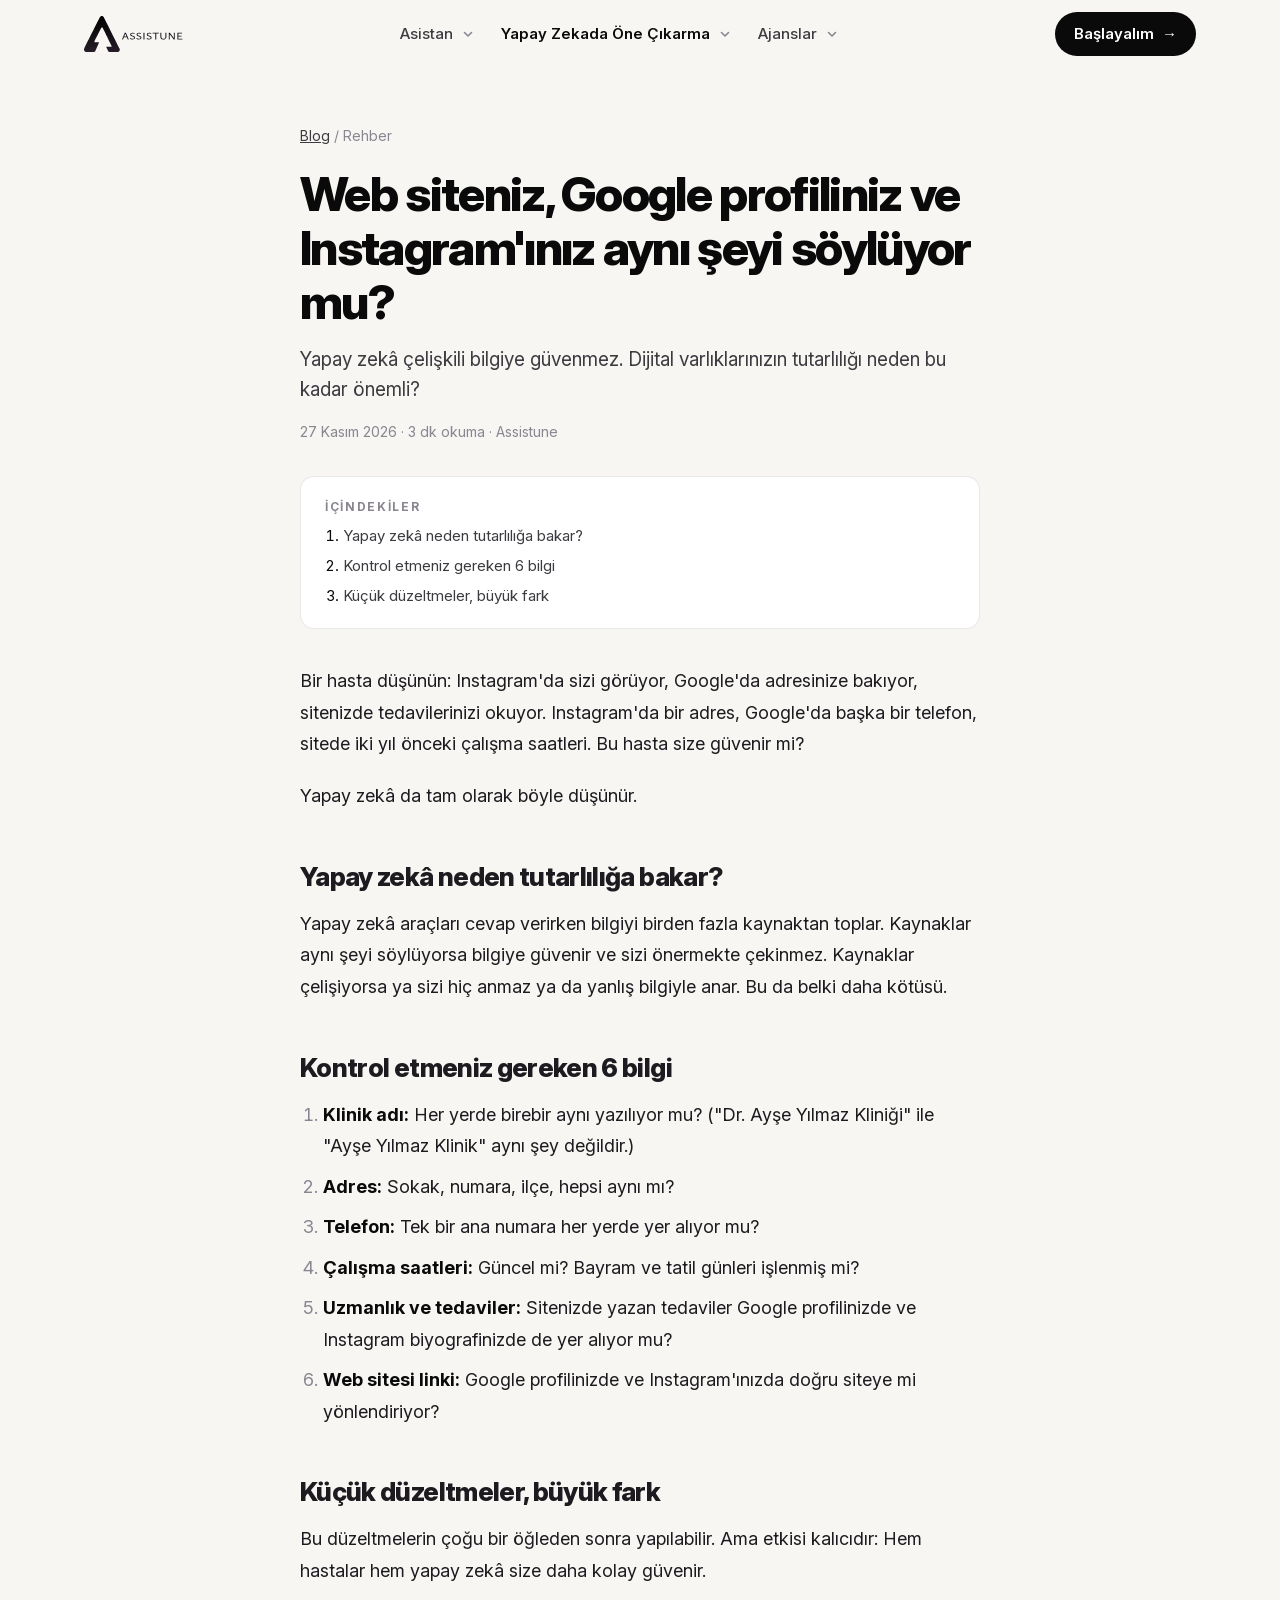
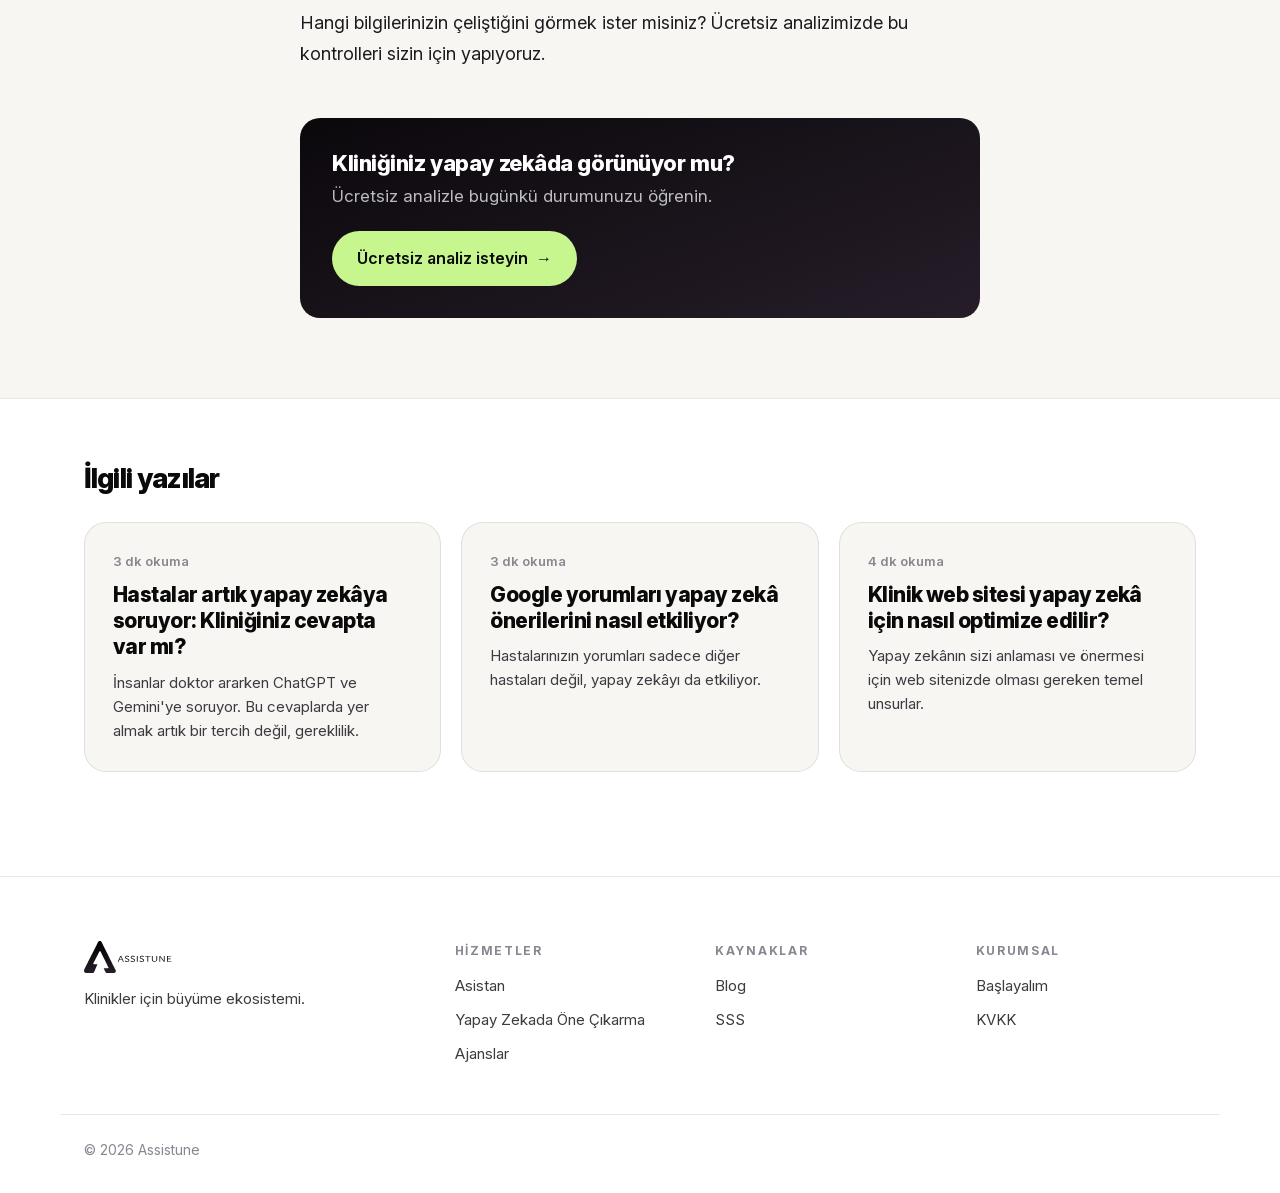
<file: blog/site-google-instagram-tutarliligi/index.html>
<!DOCTYPE html>
<html lang="tr">
<head>
    <meta charset="UTF-8">
    <meta name="viewport" content="width=device-width, initial-scale=1.0">
    <script>document.documentElement.classList.add('js');</script>
    <title>Web siteniz, Google profiliniz ve Instagram&#39;ınız aynı şeyi söylüyor mu? | Assistune Blog</title>
    <meta name="description" content="Yapay zekâ çelişkili bilgiye güvenmez. Dijital varlıklarınızın tutarlılığı neden bu kadar önemli?">
    <link rel="canonical" href="https://assistune.com/blog/site-google-instagram-tutarliligi/">
    <meta property="og:type" content="article">
    <meta property="og:site_name" content="Assistune">
    <meta property="og:locale" content="tr_TR">
    <meta property="og:title" content="Web siteniz, Google profiliniz ve Instagram&#39;ınız aynı şeyi söylüyor mu?">
    <meta property="og:description" content="Yapay zekâ çelişkili bilgiye güvenmez. Dijital varlıklarınızın tutarlılığı neden bu kadar önemli?">
    <meta property="og:url" content="https://assistune.com/blog/site-google-instagram-tutarliligi/">
    <meta property="og:image" content="https://assistune.com/og.png">
    <meta property="og:image:width" content="1200">
    <meta property="og:image:height" content="630">
    <meta name="twitter:card" content="summary_large_image">
    <link rel="icon" type="image/png" href="/favicon.png">
    <link rel="apple-touch-icon" href="/apple-touch-icon.png">
    <link rel="preload" href="/fonts/inter-latin.woff2" as="font" type="font/woff2" crossorigin>
    <link rel="stylesheet" href="/style.css?v=f8320248">
    <script type="application/ld+json">{"@context":"https://schema.org","@graph":[{"@type":"Organization","@id":"https://assistune.com/#organization","name":"Assistune","url":"https://assistune.com/","logo":"https://assistune.com/Logo.png","description":"Klinikler ve doktorlar için büyüme ekosistemi: yapay zekâda görünürlük, Instagram mesaj asistanı ve sağlık alanında deneyimli ajanslarla eşleştirme."},{"@type":"Article","headline":"Web siteniz, Google profiliniz ve Instagram'ınız aynı şeyi söylüyor mu?","description":"Yapay zekâ çelişkili bilgiye güvenmez. Dijital varlıklarınızın tutarlılığı neden bu kadar önemli?","datePublished":"2026-11-27","dateModified":"2026-11-27","inLanguage":"tr-TR","mainEntityOfPage":"https://assistune.com/blog/site-google-instagram-tutarliligi/","image":"https://assistune.com/og.png","author":{"@type":"Organization","name":"Assistune","url":"https://assistune.com/"},"publisher":{"@id":"https://assistune.com/#organization"}}]}</script>
</head>
<body>
<a class="skip" href="#main">İçeriğe geç</a>
<header class="nav" data-nav>
    <div class="wrap nav-inner">
        <a href="/" class="brand" aria-label="Assistune ana sayfa">
            <img src="/logo.svg" alt="Assistune" width="99" height="36">
        </a>
        <nav class="menu" id="site-menu" aria-label="Ana menü">
            <ul class="menu-list">
                <li class="menu-item" data-menu>
                    <div class="menu-row">
                        <a class="menu-link" href="/asistan/">Asistan</a>
                        <button class="menu-caret" type="button" aria-expanded="false" aria-controls="panel-asistan" aria-label="Asistan alt menüsü">
                            <svg width="12" height="12" viewBox="0 0 12 12" aria-hidden="true"><path d="M2.5 4.5 6 8l3.5-3.5" fill="none" stroke="currentColor" stroke-width="1.6" stroke-linecap="round" stroke-linejoin="round"/></svg>
                        </button>
                    </div>
                    <div class="menu-panel" id="panel-asistan">
                        <ul>
                            <li><a href="/asistan/#nasil"><span class="mp-title">Nasıl çalışır</span><span class="mp-desc">Mesaj geldiği an karşılar, bilgi verir, ayırır, devreder.</span></a></li>
                            <li><a href="/asistan/#ayirma"><span class="mp-title">Hasta ayırma</span><span class="mp-desc">Sıcak hasta, doktor talebi, bilgi alan.</span></a></li>
                            <li><a href="/asistan/#panel"><span class="mp-title">Panel</span><span class="mp-desc">Tüm konuşmalar tek gelen kutusunda.</span></a></li>
                            <li><a href="/asistan/#kimler"><span class="mp-title">Kimler için</span><span class="mp-desc">Klinikler, doktorlar, sosyal medya yöneticileri.</span></a></li>
                            <li><a href="/asistan/#sss"><span class="mp-title">SSS</span><span class="mp-desc">Kanallar, sınırlar, veriler.</span></a></li>
                            <li><a href="/asistan/#demo"><span class="mp-title">Demo al</span><span class="mp-desc">Kendi hesabınızda görün.</span></a></li>
                        </ul>
                    </div>
                </li>
                <li class="menu-item" data-menu>
                    <div class="menu-row">
                        <a class="menu-link is-current" href="/yapay-zekada-one-cikarma/" aria-current="page">Yapay Zekada Öne Çıkarma</a>
                        <button class="menu-caret" type="button" aria-expanded="false" aria-controls="panel-ai" aria-label="Yapay Zekada Öne Çıkarma alt menüsü">
                            <svg width="12" height="12" viewBox="0 0 12 12" aria-hidden="true"><path d="M2.5 4.5 6 8l3.5-3.5" fill="none" stroke="currentColor" stroke-width="1.6" stroke-linecap="round" stroke-linejoin="round"/></svg>
                        </button>
                    </div>
                    <div class="menu-panel" id="panel-ai">
                        <ul>
                            <li><a href="/yapay-zekada-one-cikarma/#neden"><span class="mp-title">Neden önemli</span><span class="mp-desc">Hastalar artık yapay zekâya soruyor.</span></a></li>
                            <li><a href="/yapay-zekada-one-cikarma/#ne-yapiyoruz"><span class="mp-title">Ne yapıyoruz</span><span class="mp-desc">Analiz, düzenleme, yorum stratejisi, takip.</span></a></li>
                            <li><a href="/blog/"><span class="mp-title">Rehber yazılar</span><span class="mp-desc">Site, Google profili, yorumlar, tutarlılık.</span></a></li>
                            <li><a href="/yapay-zekada-one-cikarma/#analiz"><span class="mp-title">Ücretsiz analiz</span><span class="mp-desc">Kliniğinizi yapay zekâ araçlarında test edelim.</span></a></li>
                        </ul>
                    </div>
                </li>
                <li class="menu-item" data-menu>
                    <div class="menu-row">
                        <a class="menu-link" href="/ajanslar/">Ajanslar</a>
                        <button class="menu-caret" type="button" aria-expanded="false" aria-controls="panel-ajans" aria-label="Ajanslar alt menüsü">
                            <svg width="12" height="12" viewBox="0 0 12 12" aria-hidden="true"><path d="M2.5 4.5 6 8l3.5-3.5" fill="none" stroke="currentColor" stroke-width="1.6" stroke-linecap="round" stroke-linejoin="round"/></svg>
                        </button>
                    </div>
                    <div class="menu-panel" id="panel-ajans">
                        <ul>
                            <li><a href="/ajanslar/#neden"><span class="mp-title">Neden doğru ajans?</span><span class="mp-desc">Yanlış ajansın bedeli.</span></a></li>
                            <li><a href="/ajanslar/#surec"><span class="mp-title">Nasıl eşleştiriyoruz</span><span class="mp-desc">Dinliyor, eliyor, buluşturuyoruz.</span></a></li>
                            <li><a href="/ajanslar/#yeni-klinik"><span class="mp-title">Yeni açılan klinikler</span><span class="mp-desc">Doğru temelden başlayın.</span></a></li>
                            <li><a href="/ajanslar/#form"><span class="mp-title">Ajans önerisi al</span><span class="mp-desc">Size uygun ajansları belirleyelim.</span></a></li>
                        </ul>
                    </div>
                </li>
            </ul>
        </nav>
        <div class="nav-actions">
            <a href="/baslayalim/" class="btn btn-ink btn-sm nav-cta">Başlayalım <span aria-hidden="true">→</span></a>
            <button class="nav-toggle" id="nav-toggle" type="button" aria-expanded="false" aria-controls="site-menu" aria-label="Menüyü aç">
                <span></span><span></span>
            </button>
        </div>
    </div>
</header>

<main id="main">
        <article class="post">
            <header class="post-head wrap-narrow">
                <nav class="crumbs" aria-label="Konum"><a href="/blog/">Blog</a> <span aria-hidden="true">/</span> Rehber</nav>
                <h1>Web siteniz, Google profiliniz ve Instagram&#39;ınız aynı şeyi söylüyor mu?</h1>
                <p class="post-desc">Yapay zekâ çelişkili bilgiye güvenmez. Dijital varlıklarınızın tutarlılığı neden bu kadar önemli?</p>
                <p class="post-meta"><time datetime="2026-11-27">27 Kasım 2026</time> · 3 dk okuma · Assistune</p>
            </header>
            <nav class="toc wrap-narrow" aria-label="İçindekiler">
                <p class="toc-title">İçindekiler</p>
                <ol>
                    <li><a href="#yapay-zeka-neden-tutarliliga-bakar">Yapay zekâ neden tutarlılığa bakar?</a></li>
                    <li><a href="#kontrol-etmeniz-gereken-6-bilgi">Kontrol etmeniz gereken 6 bilgi</a></li>
                    <li><a href="#kucuk-duzeltmeler-buyuk-fark">Küçük düzeltmeler, büyük fark</a></li>
                </ol>
            </nav>
            <div class="prose wrap-narrow">
<p>Bir hasta düşünün: Instagram&#39;da sizi görüyor, Google&#39;da adresinize bakıyor, sitenizde tedavilerinizi okuyor. Instagram&#39;da bir adres, Google&#39;da başka bir telefon, sitede iki yıl önceki çalışma saatleri. Bu hasta size güvenir mi?</p>
<p>Yapay zekâ da tam olarak böyle düşünür.</p>
<h2 id="yapay-zeka-neden-tutarliliga-bakar">Yapay zekâ neden tutarlılığa bakar?</h2>
<p>Yapay zekâ araçları cevap verirken bilgiyi birden fazla kaynaktan toplar. Kaynaklar aynı şeyi söylüyorsa bilgiye güvenir ve sizi önermekte çekinmez. Kaynaklar çelişiyorsa ya sizi hiç anmaz ya da yanlış bilgiyle anar. Bu da belki daha kötüsü.</p>
<h2 id="kontrol-etmeniz-gereken-6-bilgi">Kontrol etmeniz gereken 6 bilgi</h2>
<ol>
<li><strong>Klinik adı:</strong> Her yerde birebir aynı yazılıyor mu? (&quot;Dr. Ayşe Yılmaz Kliniği&quot; ile &quot;Ayşe Yılmaz Klinik&quot; aynı şey değildir.)</li>
<li><strong>Adres:</strong> Sokak, numara, ilçe, hepsi aynı mı?</li>
<li><strong>Telefon:</strong> Tek bir ana numara her yerde yer alıyor mu?</li>
<li><strong>Çalışma saatleri:</strong> Güncel mi? Bayram ve tatil günleri işlenmiş mi?</li>
<li><strong>Uzmanlık ve tedaviler:</strong> Sitenizde yazan tedaviler Google profilinizde ve Instagram biyografinizde de yer alıyor mu?</li>
<li><strong>Web sitesi linki:</strong> Google profilinizde ve Instagram&#39;ınızda doğru siteye mi yönlendiriyor?</li>
</ol>
<h2 id="kucuk-duzeltmeler-buyuk-fark">Küçük düzeltmeler, büyük fark</h2>
<p>Bu düzeltmelerin çoğu bir öğleden sonra yapılabilir. Ama etkisi kalıcıdır: Hem hastalar hem yapay zekâ size daha kolay güvenir.</p>
<p>Hangi bilgilerinizin çeliştiğini görmek ister misiniz? Ücretsiz analizimizde bu kontrolleri sizin için yapıyoruz.</p>
            </div>
            <aside class="post-cta wrap-narrow" aria-label="Ücretsiz analiz">
                <p class="post-cta-title">Kliniğiniz yapay zekâda görünüyor mu?</p>
                <p>Ücretsiz analizle bugünkü durumunuzu öğrenin.</p>
                <a href="/yapay-zekada-one-cikarma/#analiz" class="btn btn-lime">Ücretsiz analiz isteyin <span aria-hidden="true">→</span></a>
            </aside>
        </article>

        <section class="related" aria-labelledby="ilgili">
            <div class="wrap">
                <h2 id="ilgili" class="related-title">İlgili yazılar</h2>
                <div class="post-cards">
                    <a class="post-card" href="/blog/hastalar-yapay-zekaya-soruyor/">
                        <span class="post-card-meta">3 dk okuma</span>
                        <h3>Hastalar artık yapay zekâya soruyor: Kliniğiniz cevapta var mı?</h3>
                        <p>İnsanlar doktor ararken ChatGPT ve Gemini&#39;ye soruyor. Bu cevaplarda yer almak artık bir tercih değil, gereklilik.</p>
                    </a>
                    <a class="post-card" href="/blog/google-yorumlari-yapay-zeka/">
                        <span class="post-card-meta">3 dk okuma</span>
                        <h3>Google yorumları yapay zekâ önerilerini nasıl etkiliyor?</h3>
                        <p>Hastalarınızın yorumları sadece diğer hastaları değil, yapay zekâyı da etkiliyor.</p>
                    </a>
                    <a class="post-card" href="/blog/klinik-web-sitesi-yapay-zeka-optimizasyonu/">
                        <span class="post-card-meta">4 dk okuma</span>
                        <h3>Klinik web sitesi yapay zekâ için nasıl optimize edilir?</h3>
                        <p>Yapay zekânın sizi anlaması ve önermesi için web sitenizde olması gereken temel unsurlar.</p>
                    </a>
                </div>
            </div>
        </section>

</main>
<footer class="footer">
    <div class="wrap footer-grid">
        <div class="footer-brand">
            <a href="/" aria-label="Assistune ana sayfa"><img src="/logo.svg" alt="Assistune" width="88" height="32" class="footer-logo" loading="lazy"></a>
            <p>Klinikler için büyüme ekosistemi.</p>
        </div>
        <nav class="footer-col" aria-label="Hizmetler">
            <p class="footer-title">Hizmetler</p>
            <a href="/asistan/">Asistan</a>
            <a href="/yapay-zekada-one-cikarma/">Yapay Zekada Öne Çıkarma</a>
            <a href="/ajanslar/">Ajanslar</a>
        </nav>
        <nav class="footer-col" aria-label="Kaynaklar">
            <p class="footer-title">Kaynaklar</p>
            <a href="/blog/">Blog</a>
            <a href="/asistan/#sss">SSS</a>
        </nav>
        <nav class="footer-col" aria-label="Kurumsal">
            <p class="footer-title">Kurumsal</p>
            <a href="/baslayalim/">Başlayalım</a>
            <a href="/kvkk/">KVKK</a>
        </nav>
    </div>
    <div class="wrap footer-bottom">
        <p>© 2026 Assistune</p>
    </div>
</footer>

<script src="/script.js?v=f8320248" defer></script>
</body>
</html>
</file>
<file: style.css>
/* Assistune — site styles. Brand: Inter + Instrument Serif Italic, lime + lila accents.
   Fonts are self-hosted in /fonts (no third-party requests). */

@font-face {
    font-family: "Inter";
    font-style: normal;
    font-weight: 100 900;
    font-display: swap;
    src: url("fonts/inter-latin-ext.woff2") format("woff2");
    unicode-range: U+0100-02BA, U+02BD-02C5, U+02C7-02CC, U+02CE-02D7, U+02DD-02FF, U+0304, U+0308, U+0329, U+1D00-1DBF, U+1E00-1E9F, U+1EF2-1EFF, U+2020, U+20A0-20AB, U+20AD-20C4, U+2113, U+2C60-2C7F, U+A720-A7FF;
}
@font-face {
    font-family: "Inter";
    font-style: normal;
    font-weight: 100 900;
    font-display: swap;
    src: url("fonts/inter-latin.woff2") format("woff2");
    unicode-range: U+0000-00FF, U+0131, U+0152-0153, U+02BB-02BC, U+02C6, U+02DA, U+02DC, U+0304, U+0308, U+0329, U+2000-206F, U+20AC, U+2122, U+2191, U+2193, U+2212, U+2215, U+FEFF, U+FFFD;
}
@font-face {
    font-family: "Inter";
    font-style: italic;
    font-weight: 700 900;
    font-display: swap;
    src: url("fonts/inter-italic-latin-ext.woff2") format("woff2");
    unicode-range: U+0100-02BA, U+02BD-02C5, U+02C7-02CC, U+02CE-02D7, U+02DD-02FF, U+0304, U+0308, U+0329, U+1D00-1DBF, U+1E00-1E9F, U+1EF2-1EFF, U+2020, U+20A0-20AB, U+20AD-20C4, U+2113, U+2C60-2C7F, U+A720-A7FF;
}
@font-face {
    font-family: "Inter";
    font-style: italic;
    font-weight: 700 900;
    font-display: swap;
    src: url("fonts/inter-italic-latin.woff2") format("woff2");
    unicode-range: U+0000-00FF, U+0131, U+0152-0153, U+02BB-02BC, U+02C6, U+02DA, U+02DC, U+0304, U+0308, U+0329, U+2000-206F, U+20AC, U+2122, U+2191, U+2193, U+2212, U+2215, U+FEFF, U+FFFD;
}
@font-face {
    font-family: "Instrument Serif";
    font-style: italic;
    font-weight: 400;
    font-display: swap;
    src: url("fonts/instrument-serif-italic-latin-ext.woff2") format("woff2");
    unicode-range: U+0100-02BA, U+02BD-02C5, U+02C7-02CC, U+02CE-02D7, U+02DD-02FF, U+0304, U+0308, U+0329, U+1D00-1DBF, U+1E00-1E9F, U+1EF2-1EFF, U+2020, U+20A0-20AB, U+20AD-20C4, U+2113, U+2C60-2C7F, U+A720-A7FF;
}
@font-face {
    font-family: "Instrument Serif";
    font-style: italic;
    font-weight: 400;
    font-display: swap;
    src: url("fonts/instrument-serif-italic-latin.woff2") format("woff2");
    unicode-range: U+0000-00FF, U+0131, U+0152-0153, U+02BB-02BC, U+02C6, U+02DA, U+02DC, U+0304, U+0308, U+0329, U+2000-206F, U+20AC, U+2122, U+2191, U+2193, U+2212, U+2215, U+FEFF, U+FFFD;
}

:root {
    --paper: #f7f6f3;
    --surface: #ffffff;
    --ink: #0a0a0a;
    --ink-2: #3d3a40;
    --ink-3: #8a8590;
    --line: rgba(10, 10, 10, 0.09);
    --line-strong: rgba(10, 10, 10, 0.18);

    --plum-0: #0b080c;
    --plum: #261d28;

    --lime: #c6f68d;
    --lime-neon: #b8f03c;
    --lila: #e3a9f2;
    --loss: #c2412d;

    --radius: 14px;
    --radius-lg: 22px;
    --shadow: 0 1px 2px rgba(10, 10, 10, 0.04), 0 14px 34px -14px rgba(38, 29, 40, 0.22);

    --font: "Inter", -apple-system, BlinkMacSystemFont, "Segoe UI", Roboto, Arial, sans-serif;
    --font-serif: "Instrument Serif", "Iowan Old Style", Georgia, serif;
}

*, *::before, *::after { box-sizing: border-box; }

html { scroll-behavior: smooth; -webkit-text-size-adjust: 100%; }

body {
    margin: 0;
    font-family: var(--font);
    font-size: 17px;
    line-height: 1.6;
    color: var(--ink);
    background: var(--paper);
    -webkit-font-smoothing: antialiased;
    font-optical-sizing: auto;
}

img { max-width: 100%; display: block; }

h1, h2, h3 { margin: 0; line-height: 1.1; letter-spacing: -0.03em; font-weight: 800; }
p { margin: 0; }
a { color: inherit; }

section[id] { scroll-margin-top: 84px; }

.wrap {
    width: 100%;
    max-width: 1160px;
    margin: 0 auto;
    padding: 0 24px;
}

/* ---------- Brand type helpers ---------- */
.serif {
    font-family: var(--font-serif);
    font-style: italic;
    font-weight: 400;
    letter-spacing: -0.01em;
}
.inverse {
    display: inline-block;
    background: var(--ink);
    color: #fff;
    font-style: italic;
    font-weight: 900;
    padding: 0.02em 0.22em 0.08em;
    margin-top: 0.08em;
}
.mark {
    background: linear-gradient(transparent 12%, var(--lime) 12%, var(--lime) 92%, transparent 92%);
    padding: 0 0.12em;
    -webkit-box-decoration-break: clone;
    box-decoration-break: clone;
}
.mark-lila {
    background: linear-gradient(transparent 12%, var(--lila) 12%, var(--lila) 92%, transparent 92%);
}

/* ---------- Buttons ---------- */
.btn {
    display: inline-flex;
    align-items: center;
    justify-content: center;
    gap: 8px;
    text-align: center;
    padding: 14px 24px;
    border-radius: 999px;
    font: inherit;
    font-size: 16px;
    font-weight: 600;
    text-decoration: none;
    border: 1px solid transparent;
    cursor: pointer;
    transition: transform .15s ease, background-color .15s ease, border-color .15s ease;
}
.btn:hover { transform: translateY(-1px); }
.btn:focus-visible, .nav-toggle:focus-visible, summary:focus-visible { outline: 2px solid var(--ink); outline-offset: 3px; }
.btn-ink { background: var(--ink); color: #fff; }
.btn-ink:hover { background: var(--plum); }
.btn-ghost { border-color: var(--line-strong); color: var(--ink); background: transparent; }
.btn-ghost:hover { border-color: var(--ink); }
.btn-lime { background: var(--lime); color: var(--ink); }
.btn-lime:hover { background: var(--lime-neon); }
.btn-lime:focus-visible { outline-color: var(--lime); }
.btn-sm { padding: 9px 18px; font-size: 15px; }
.btn-block { width: 100%; }
.btn[disabled] { opacity: .6; cursor: wait; transform: none; }

/* ---------- Hero ---------- */
.hero { padding: 72px 0 88px; }
.hero-grid { display: grid; grid-template-columns: 1.05fr 0.95fr; gap: 64px; align-items: center; }

.eyebrow {
    display: inline-flex; align-items: center; gap: 10px;
    font-size: 14px; font-weight: 600; color: var(--ink-2);
    padding: 7px 14px; border: 1px solid var(--line-strong); border-radius: 999px;
    margin-bottom: 28px; background: var(--surface);
}
.dot { width: 8px; height: 8px; border-radius: 50%; display: inline-block; flex-shrink: 0; }
.dot-lime { background: var(--lime-neon); box-shadow: 0 0 0 4px rgba(198, 246, 141, 0.45); }

.hero h1 { font-size: clamp(42px, 5.8vw, 70px); letter-spacing: -0.04em; line-height: 1.04; }
.hero h1 .line { display: block; }
.hero h1 .serif { font-size: 1.08em; line-height: 1; letter-spacing: -0.015em; }
.lead { font-size: 19px; color: var(--ink-2); margin-top: 28px; max-width: 34em; }
.hero-actions { display: flex; flex-wrap: wrap; gap: 12px; margin-top: 34px; }
.hero-note { margin-top: 22px; font-size: 14px; color: var(--ink-3); }

/* DM mock */
.hero-visual { position: relative; padding-bottom: 64px; }
.dm {
    background: var(--surface);
    border: 1px solid var(--line);
    border-radius: var(--radius-lg);
    box-shadow: var(--shadow);
    overflow: hidden;
    max-width: 440px;
    margin-left: auto;
}
.dm-head { display: flex; align-items: center; gap: 12px; padding: 16px 20px; border-bottom: 1px solid var(--line); }
.avatar {
    width: 38px; height: 38px; border-radius: 50%;
    background: linear-gradient(180deg, #000 0%, var(--plum) 100%); color: #fff;
    display: grid; place-items: center; font-weight: 700; font-size: 15px;
}
.dm-name { font-weight: 600; font-size: 15px; line-height: 1.2; }
.dm-sub { font-size: 13px; color: var(--ink-3); }
.dm-body { padding: 20px 20px 96px; display: flex; flex-direction: column; gap: 10px; }
.msg { max-width: 84%; padding: 10px 14px; border-radius: 18px; font-size: 15px; line-height: 1.45; }
.msg-in { align-self: flex-start; background: var(--paper); border-bottom-left-radius: 6px; }
.msg-out { align-self: flex-end; background: var(--ink); color: #fff; border-bottom-right-radius: 6px; }
.msg-tag { display: block; font-size: 11px; font-weight: 600; letter-spacing: .06em; text-transform: uppercase; color: var(--lime); margin-bottom: 3px; }

.handoff {
    position: absolute;
    left: 0; bottom: 0;
    width: min(360px, 88%);
    background: var(--surface);
    border: 1px solid var(--line);
    border-radius: var(--radius);
    box-shadow: var(--shadow);
    padding: 16px 18px;
}
.handoff-top { display: flex; align-items: center; justify-content: space-between; gap: 12px; }
.handoff-label { font-size: 13px; font-weight: 600; color: var(--ink-3); }
.handoff-summary { font-weight: 600; font-size: 15px; margin: 8px 0 12px; line-height: 1.4; }
.chips { display: flex; flex-wrap: wrap; gap: 6px; }
.chip { font-size: 12px; font-weight: 500; padding: 4px 10px; border-radius: 999px; background: var(--paper); color: var(--ink-2); }

.tag { display: inline-block; font-size: 12px; font-weight: 700; padding: 4px 10px; border-radius: 6px; white-space: nowrap; color: var(--ink); }
.tag-hot { background: var(--lime); }
.tag-doctor { background: var(--lila); }
.tag-info { background: #ebe9ee; color: var(--ink-2); }

/* ---------- Problem band ---------- */
.band { border-top: 1px solid var(--line); border-bottom: 1px solid var(--line); background: var(--surface); }
.problem-grid { display: grid; grid-template-columns: repeat(3, 1fr); }
.problem-item { padding: 40px 32px 40px 0; }
.problem-item + .problem-item { padding-left: 32px; border-left: 1px solid var(--line); }
.problem-num { font-size: 46px; font-weight: 900; line-height: 1; margin-bottom: 12px; letter-spacing: -0.04em; }
.problem-num .serif { font-weight: 400; font-size: 0.8em; color: var(--ink-3); }
.problem-item p { color: var(--ink-2); font-size: 16px; max-width: 22em; }

/* ---------- Sections ---------- */
.section { padding: 104px 0; }
.section-alt { background: var(--surface); }
.section-ink { background: linear-gradient(180deg, var(--plum-0) 0%, var(--plum) 100%); color: #fff; }
.section-head { max-width: 760px; margin-bottom: 56px; }
.kicker { font-size: 13px; font-weight: 700; letter-spacing: .14em; text-transform: uppercase; color: var(--ink-3); margin-bottom: 16px; }
.kicker-light { color: rgba(255, 255, 255, 0.6); }
.section h2 { font-size: clamp(32px, 4.2vw, 50px); }
.section h2 .serif { font-size: 1.1em; line-height: 1; }
.section-lead { font-size: 18px; color: var(--ink-2); margin-top: 20px; max-width: 40em; }
.section-ink .section-lead { color: rgba(255, 255, 255, 0.72); }
.fine { margin-top: 32px; font-size: 15px; color: var(--ink-3); max-width: 46em; }

/* Steps */
.steps { list-style: none; margin: 0; padding: 0; display: grid; grid-template-columns: repeat(4, 1fr); gap: 0; border-top: 1px solid var(--ink); }
.step { padding: 28px 28px 0 0; }
.step + .step { padding-left: 28px; border-left: 1px solid var(--line); }
.step-no { font-family: var(--font-serif); font-style: italic; font-size: 22px; color: var(--ink-3); }
.step h3 { font-size: 22px; margin: 10px 0 10px; }
.step p { color: var(--ink-2); font-size: 16px; }

/* Sorting cards */
.sorts { display: grid; grid-template-columns: repeat(3, 1fr); gap: 20px; }
.sort-card { background: var(--paper); border: 1px solid var(--line); border-radius: var(--radius-lg); padding: 28px; }
.sort-card-head { margin-bottom: 22px; }
.sort-card h3 { font-size: 20px; margin-bottom: 12px; }
.reason { font-family: var(--font-serif); font-style: italic; font-size: 20px; color: var(--ink-2); line-height: 1.4; }

/* Features */
.features { display: grid; grid-template-columns: repeat(3, 1fr); border-top: 1px solid var(--line); border-left: 1px solid var(--line); }
.feature { padding: 32px; border-right: 1px solid var(--line); border-bottom: 1px solid var(--line); }
.feature h3 { font-size: 19px; margin-bottom: 10px; }
.feature p { color: var(--ink-2); font-size: 16px; }

/* Who */
.who { display: grid; grid-template-columns: 1fr 1fr; gap: 20px; }
.who-card { background: var(--paper); border: 1px solid var(--line); border-radius: var(--radius-lg); padding: 36px; }
.who-card h3 { font-size: 24px; margin-bottom: 14px; }
.who-card p { color: var(--ink-2); }

/* Rules */
.rules { display: grid; grid-template-columns: 1fr 1fr; gap: 20px; }
.rule-col { border-top: 1px solid var(--ink); padding-top: 24px; }
.rule-title { font-size: 20px; margin-bottom: 18px; display: flex; align-items: center; gap: 10px; }
.rule-title::before { content: ""; width: 10px; height: 10px; border-radius: 50%; }
.rule-yes::before { background: var(--lime-neon); }
.rule-no::before { background: var(--ink); }
.rule-col ul { list-style: none; margin: 0; padding: 0; }
.rule-col li { padding: 14px 0; border-bottom: 1px solid var(--line); color: var(--ink-2); }

/* Price */
.price { display: flex; align-items: flex-end; justify-content: space-between; gap: 40px; }
.price h2 { color: #fff; }
.price h2 .serif { color: var(--lime); }

/* FAQ */
.faq-wrap { display: grid; grid-template-columns: 0.8fr 1.2fr; gap: 64px; }
.faq-wrap .section-head { margin-bottom: 0; }
.faq { border-top: 1px solid var(--ink); }
.faq details { border-bottom: 1px solid var(--line); }
.faq summary {
    list-style: none; cursor: pointer;
    padding: 22px 40px 22px 0; position: relative;
    font-weight: 600; font-size: 18px;
}
.faq summary::-webkit-details-marker { display: none; }
.faq summary::after {
    content: "+"; position: absolute; right: 4px; top: 50%; transform: translateY(-50%);
    font-size: 24px; font-weight: 400; color: var(--ink-3); transition: transform .2s ease;
}
.faq details[open] summary::after { transform: translateY(-50%) rotate(45deg); }
.faq details p { padding: 0 40px 22px 0; color: var(--ink-2); }

/* Demo form */
.demo { display: grid; grid-template-columns: 0.9fr 1.1fr; gap: 64px; align-items: start; }
.form { background: var(--paper); border: 1px solid var(--line); border-radius: var(--radius-lg); padding: 32px; display: grid; gap: 18px; }
.field-row { display: grid; grid-template-columns: 1fr 1fr; gap: 18px; }
.field { display: grid; gap: 7px; font-size: 14px; font-weight: 600; color: var(--ink-2); }
.field em { font-style: normal; font-weight: 400; color: var(--ink-3); }
.field input, .field select, .field textarea {
    font: inherit; font-size: 16px; font-weight: 400; color: var(--ink);
    width: 100%; padding: 12px 14px;
    background: var(--surface); border: 1px solid var(--line-strong); border-radius: 10px;
    transition: border-color .15s ease, box-shadow .15s ease;
}
.field textarea { resize: vertical; min-height: 88px; }
.field input:focus, .field select:focus, .field textarea:focus { outline: none; border-color: var(--ink); box-shadow: 0 0 0 3px rgba(198, 246, 141, 0.7); }
.field input[aria-invalid="true"] { border-color: var(--loss); }
.consent { display: flex; gap: 10px; align-items: flex-start; font-size: 14px; color: var(--ink-2); }
.consent input { margin-top: 4px; width: 16px; height: 16px; accent-color: var(--ink); flex-shrink: 0; }
.hp { position: absolute; left: -10000px; width: 1px; height: 1px; overflow: hidden; }
.form-status { font-size: 15px; min-height: 1.5em; }
.form-status.ok { color: var(--ink); background: var(--lime); padding: 8px 12px; border-radius: 8px; }
.form-status.err { color: var(--loss); }

/* ---------- Responsive ---------- */
@media (max-width: 980px) {
    .hero-grid { grid-template-columns: 1fr; gap: 48px; }
    .dm { margin: 0 auto 0 0; }
    .hero-visual { max-width: 520px; }
    .handoff { left: auto; right: 0; }
    .steps { grid-template-columns: 1fr 1fr; border-top: 0; }
    .step, .step + .step { padding: 24px 24px 24px 0; border-left: 0; border-top: 1px solid var(--ink); }
    .step:nth-child(even) { padding-left: 24px; }
    .sorts { grid-template-columns: 1fr; }
    .features { grid-template-columns: 1fr 1fr; }
    .faq-wrap, .demo { grid-template-columns: 1fr; gap: 40px; }
}

@media (max-width: 640px) {
    body { font-size: 16px; }
    .wrap { padding: 0 16px; }
    .hero { padding: 40px 0 64px; }
    .lead { font-size: 17px; }
    .hero-actions .btn { flex: 1 1 auto; }
    .hero-visual { padding-bottom: 0; }
    .dm-body { padding-bottom: 28px; }
    .handoff { position: relative; width: 100%; margin-top: -12px; }
    .problem-grid { grid-template-columns: 1fr; }
    .problem-item, .problem-item + .problem-item { padding: 28px 0; border-left: 0; }
    .problem-item + .problem-item { border-top: 1px solid var(--line); }
    .problem-num { font-size: 38px; }
    .section { padding: 72px 0; }
    .section-head { margin-bottom: 40px; }
    .steps, .features, .who, .rules { grid-template-columns: 1fr; }
    .step:nth-child(even) { padding-left: 0; }
    .feature { padding: 24px; }
    .who-card { padding: 28px; }
    .price { flex-direction: column; align-items: flex-start; }
    .form { padding: 22px; }
    .field-row { grid-template-columns: 1fr; }
}

@media (prefers-reduced-motion: reduce) {
    html { scroll-behavior: auto; }
    .btn, .faq summary::after { transition: none; }
}

/* =====================================================================
   Ecosystem layer: header, footer, shared components, pages.
   ===================================================================== */

.skip { position: absolute; left: -9999px; top: 12px; z-index: 100; background: var(--ink); color: #fff; padding: 8px 14px; border-radius: 8px; text-decoration: none; }
.skip:focus { left: 16px; }
.sr-only { position: absolute; width: 1px; height: 1px; padding: 0; margin: -1px; overflow: hidden; clip: rect(0 0 0 0); white-space: nowrap; border: 0; }

/* ---------- Header ---------- */
.nav {
    position: sticky; top: 0; z-index: 50;
    background: var(--paper);
    border-bottom: 1px solid transparent;
    transition: background-color .2s ease, border-color .2s ease;
}
.nav.scrolled {
    background: rgba(247, 246, 243, 0.84);
    -webkit-backdrop-filter: saturate(1.4) blur(14px);
    backdrop-filter: saturate(1.4) blur(14px);
    border-bottom-color: var(--line);
}
.nav-inner { display: flex; align-items: center; height: 68px; gap: 20px; }
.brand { flex-shrink: 0; }
.brand img { height: 36px; width: auto; }

.menu { flex: 1; display: flex; justify-content: center; }
.menu-list { list-style: none; margin: 0; padding: 0; display: flex; align-items: center; gap: 4px; }
.menu-item { position: relative; }
.menu-row { display: flex; align-items: center; }
.menu-link {
    padding: 10px 2px 10px 12px; border-radius: 8px;
    font-size: 15px; font-weight: 500; color: var(--ink-2); text-decoration: none; white-space: nowrap;
}
.menu-link:hover, .menu-item.open .menu-link, .menu-link.is-current { color: var(--ink); }
.menu-link.is-current { font-weight: 600; }
.menu-caret {
    display: inline-flex; align-items: center; justify-content: center;
    width: 26px; height: 32px; padding: 0; margin-right: 4px;
    background: none; border: 0; border-radius: 6px; color: var(--ink-3); cursor: pointer;
}
.menu-caret svg { transition: transform .18s ease; }
.menu-item.open .menu-caret { color: var(--ink); }
.menu-item.open .menu-caret svg { transform: rotate(180deg); }
.menu-link:focus-visible, .menu-caret:focus-visible, .nav-toggle:focus-visible, .menu-panel a:focus-visible {
    outline: 2px solid var(--ink); outline-offset: 2px;
}

.menu-panel {
    position: absolute; top: calc(100% + 10px); left: 0;
    width: 340px; padding: 8px;
    background: var(--surface); border: 1px solid var(--line); border-radius: 16px;
    box-shadow: var(--shadow);
    opacity: 0; visibility: hidden; transform: translateY(8px);
    transition: opacity .12s ease-in, transform .12s ease-in, visibility 0s linear .12s;
}
/* Invisible bridge so the pointer can travel from the link to the panel. */
.menu-panel::before { content: ""; position: absolute; left: 0; right: 0; top: -14px; height: 14px; }
.menu-item.open .menu-panel {
    opacity: 1; visibility: visible; transform: none;
    transition: opacity .18s ease-out, transform .18s ease-out, visibility 0s;
}
.menu-panel ul { list-style: none; margin: 0; padding: 0; }
.menu-panel a { display: grid; gap: 2px; padding: 10px 12px; border-radius: 10px; text-decoration: none; }
.menu-panel a:hover { background: var(--paper); }
.mp-title { font-size: 15px; font-weight: 600; color: var(--ink); }
.mp-desc { font-size: 13px; line-height: 1.4; color: var(--ink-3); }

.nav-actions { display: flex; align-items: center; gap: 10px; margin-left: auto; flex-shrink: 0; }
.nav-toggle { display: none; }

@media (max-width: 1024px) {
    .nav-toggle {
        display: inline-flex; flex-direction: column; justify-content: center; gap: 6px;
        width: 44px; height: 44px; padding: 0 11px;
        background: transparent; border: 1px solid var(--line-strong); border-radius: 12px; cursor: pointer;
    }
    .nav-toggle span { display: block; height: 2px; background: var(--ink); border-radius: 2px; transition: transform .2s ease; }
    .nav-toggle[aria-expanded="true"] span:first-child { transform: translateY(4px) rotate(45deg); }
    .nav-toggle[aria-expanded="true"] span:last-child { transform: translateY(-4px) rotate(-45deg); }

    .menu {
        position: fixed; top: 68px; left: 0; right: 0;
        height: calc(100vh - 68px); height: calc(100dvh - 68px);
        display: block; overflow-y: auto; overscroll-behavior: contain;
        padding: 8px 24px 40px; background: var(--paper);
        opacity: 0; visibility: hidden; transform: translateY(-6px);
        transition: opacity .18s ease, transform .18s ease, visibility 0s linear .18s;
    }
    .menu.open { opacity: 1; visibility: visible; transform: none; transition: opacity .18s ease, transform .18s ease, visibility 0s; }
    body.menu-open { overflow: hidden; }
    .menu-list { flex-direction: column; align-items: stretch; gap: 0; }
    .menu-item { border-bottom: 1px solid var(--line); }
    .menu-row { justify-content: space-between; gap: 12px; }
    .menu-link { flex: 1; padding: 18px 0; font-size: 19px; font-weight: 700; color: var(--ink); white-space: normal; }
    .menu-caret { width: 44px; height: 44px; margin: 0; border: 1px solid var(--line-strong); border-radius: 12px; color: var(--ink); }
    .menu-panel {
        position: static; width: auto; padding: 0 0 14px;
        border: 0; border-radius: 0; box-shadow: none; background: transparent;
        opacity: 1; visibility: visible; transform: none; transition: none;
        display: none;
    }
    .menu-panel::before { display: none; }
    .menu-item.open .menu-panel { display: block; animation: acc-in .18s ease-out; }
    .menu-panel a { padding: 10px 0 10px 14px; border-left: 2px solid var(--line); border-radius: 0; }
    .menu-panel a:hover { background: transparent; border-left-color: var(--lime-neon); }
}
@keyframes acc-in { from { opacity: 0; transform: translateY(-4px); } to { opacity: 1; transform: none; } }

@media (max-width: 420px) {
    .nav-actions .btn-sm { padding: 9px 14px; font-size: 14px; }
    .nav-actions .btn-sm span { display: none; }
    .brand img { height: 32px; }
}

/* ---------- Footer ---------- */
.footer { border-top: 1px solid var(--line); padding: 64px 0 32px; background: var(--surface); }
.footer-grid { display: grid; grid-template-columns: 1.5fr 1fr 1fr 1fr; gap: 40px; }
.footer-logo { height: 32px; width: auto; }
.footer-brand p { margin-top: 14px; color: var(--ink-2); font-size: 15px; max-width: 18em; }
.footer-col { display: flex; flex-direction: column; gap: 10px; font-size: 15px; }
.footer-col a { color: var(--ink-2); text-decoration: none; }
.footer-col a:hover { color: var(--ink); text-decoration: underline; text-underline-offset: 3px; }
.footer-title { font-size: 12px; font-weight: 700; letter-spacing: .14em; text-transform: uppercase; color: var(--ink-3); margin-bottom: 4px; }
.footer-bottom { margin-top: 48px; padding-top: 24px; border-top: 1px solid var(--line); font-size: 14px; color: var(--ink-3); }

/* ---------- Reveal on scroll ---------- */
.js .reveal { opacity: 0; transform: translateY(16px); transition: opacity .6s ease, transform .6s cubic-bezier(.2, .7, .2, 1); }
.js .reveal.in { opacity: 1; transform: none; }

/* ---------- Shared bits ---------- */
.section-tight { padding: 40px 0 104px; }
.link-arrow {
    display: inline-block; margin-top: 28px; font-weight: 600; color: var(--ink);
    text-decoration: underline; text-decoration-color: var(--lime-neon); text-decoration-thickness: 3px; text-underline-offset: 5px;
}
.link-arrow:hover { text-decoration-color: var(--ink); }
.prose a, .fine a, .consent a { text-decoration: underline; text-decoration-color: var(--lime-neon); text-decoration-thickness: 2px; text-underline-offset: 3px; }

.cards-3 { display: grid; grid-template-columns: repeat(3, 1fr); gap: 20px; }
.cards-4 { display: grid; grid-template-columns: repeat(4, 1fr); gap: 20px; }
.card { background: var(--surface); border: 1px solid var(--line); border-radius: var(--radius-lg); padding: 28px; }
.section-alt .card { background: var(--paper); }
.card h3 { font-size: 20px; margin-bottom: 10px; letter-spacing: -0.02em; }
.card p { color: var(--ink-2); font-size: 16px; }
.card-no { display: block; font-family: var(--font-serif); font-style: italic; font-size: 24px; color: var(--ink-3); margin-bottom: 18px; }
.card-link { display: flex; flex-direction: column; text-decoration: none; transition: border-color .15s ease, transform .15s ease; }
.card-link:hover { border-color: var(--ink); transform: translateY(-2px); }
.card-more { margin-top: auto; padding-top: 18px; font-size: 14px; font-weight: 600; color: var(--ink); }

.split { display: grid; grid-template-columns: 1fr 1fr; gap: 64px; align-items: center; }
.split-top { align-items: start; }

.ticks { list-style: none; margin: 24px 0 32px; padding: 0; display: grid; gap: 10px; }
.ticks li { position: relative; padding-left: 30px; color: var(--ink-2); }
.ticks li::before {
    content: ""; position: absolute; left: 0; top: 4px; width: 18px; height: 18px; border-radius: 50%;
    background: var(--lime) url("data:image/svg+xml,%3Csvg xmlns='http://www.w3.org/2000/svg' viewBox='0 0 18 18'%3E%3Cpath d='M5 9.3l2.6 2.5L13 6.4' fill='none' stroke='%230a0a0a' stroke-width='1.8' stroke-linecap='round' stroke-linejoin='round'/%3E%3C/svg%3E") center / 18px no-repeat;
}

/* ---------- Home hero: full-bleed photo ---------- */
/* Photo: /images/hero.jpg. The paper-coloured wash on the left keeps the
   headline readable whatever the photo is; the right side shows the photo. */
.hero-home {
    position: relative; isolation: isolate; overflow: hidden;
    display: flex; align-items: center;
    min-height: min(calc(100vh - 68px), 780px);
    padding: 96px 0;
    /* Placeholder while no photo is in place */
    background: linear-gradient(120deg, var(--paper) 0%, #ece9f0 55%, #ddd3e2 100%);
}
.hero-bg { position: absolute; inset: 0; z-index: -2; }
.hero-bg img { width: 100%; height: 100%; object-fit: cover; object-position: 72% 30%; }
.hero-home::before {
    content: ""; position: absolute; inset: 0; z-index: -1;
    background: linear-gradient(90deg, rgba(247, 246, 243, 0.97) 0%, rgba(247, 246, 243, 0.94) 38%, rgba(247, 246, 243, 0.72) 48%, rgba(247, 246, 243, 0.2) 62%, rgba(247, 246, 243, 0) 72%);
}
.hero-home .hero-grid { grid-template-columns: 1fr; }
.hero-home .hero-copy { max-width: 560px; }
.hero-home .lead { color: var(--ink); }
.hero-home .eyebrow { background: rgba(255, 255, 255, 0.85); }
.hero-home .btn-ghost { background: rgba(255, 255, 255, 0.7); }
@media (max-width: 820px) {
    .hero-home { min-height: 0; padding: 64px 0 72px; }
    .hero-bg img { object-position: 70% 30%; }
    .hero-home::before { background: linear-gradient(180deg, rgba(247, 246, 243, 0.92) 0%, rgba(247, 246, 243, 0.86) 60%, rgba(247, 246, 243, 0.7) 100%); }
}

/* Dark sections */
.section-ink h2 { color: #fff; }
.section-ink h2 .serif { color: var(--lime); }

/* ---------- Case card ---------- */
.case { margin: 56px 0 0; padding: 40px; border-radius: var(--radius-lg); background: linear-gradient(160deg, var(--plum-0) 0%, var(--plum) 100%); color: #fff; }
.case-label { display: flex; align-items: center; gap: 10px; font-size: 12px; font-weight: 700; letter-spacing: .14em; text-transform: uppercase; color: rgba(255, 255, 255, .6); margin-bottom: 18px; }
.case blockquote { margin: 0; }
.case blockquote p { font-family: var(--font-serif); font-style: italic; font-size: clamp(22px, 2.6vw, 32px); line-height: 1.3; max-width: 30em; }
.case .mark { color: var(--ink); font-family: var(--font); font-style: normal; font-weight: 700; font-size: .78em; }
.case figcaption { margin-top: 18px; font-size: 13px; color: rgba(255, 255, 255, .5); }

/* ---------- Final CTA ---------- */
.cta-box { text-align: center; padding: 80px 56px; border-radius: 28px; background: linear-gradient(160deg, var(--plum-0) 0%, var(--plum) 100%); color: #fff; }
.cta-box h2 { color: #fff; max-width: 820px; margin: 0 auto; }
.cta-box h2 .serif { color: var(--lime); }
.cta-box .section-lead { color: rgba(255, 255, 255, .72); margin: 20px auto 32px; }
.cta-final { padding-top: 0; }
.section-alt + .cta-final { padding-top: 104px; }

/* ---------- Asistan cross-sell ---------- */
.cross { padding: 0 0 104px; background: var(--surface); }
.cross-card { display: flex; flex-direction: column; gap: 8px; padding: 32px 40px; border-radius: var(--radius-lg); background: var(--lime); text-decoration: none; transition: transform .15s ease; }
.cross-card:hover { transform: translateY(-2px); }
.cross-kicker { font-size: 12px; font-weight: 700; letter-spacing: .14em; text-transform: uppercase; color: var(--ink-2); }
.cross-title { font-size: clamp(22px, 2.6vw, 30px); font-weight: 800; letter-spacing: -0.025em; line-height: 1.2; }

/* ---------- Inner page heroes ---------- */
.page-hero { padding: 64px 0 88px; }
.page-hero h1 { font-size: clamp(40px, 5.2vw, 64px); letter-spacing: -0.04em; line-height: 1.05; }
.page-hero h1 .line { display: block; }
.page-hero h1 .serif { font-size: 1.06em; line-height: 1.05; letter-spacing: -0.015em; }
.page-hero-sm { padding-bottom: 40px; }
.page-hero-sm h1 .serif { font-size: 1.1em; }

.tools, .checklist { width: 100%; max-width: 460px; margin-left: auto; background: var(--surface); border: 1px solid var(--line); border-radius: var(--radius-lg); box-shadow: var(--shadow); padding: 28px; }
.tool-row { display: grid; grid-template-columns: 96px 1fr; gap: 14px; align-items: center; padding: 10px 0; }
.tool-name { font-size: 14px; font-weight: 600; }
.tool-bar { height: 10px; border-radius: 99px; background: var(--paper); overflow: hidden; }
.tool-bar span { display: block; height: 100%; width: var(--w); border-radius: 99px; background: linear-gradient(90deg, var(--lime-neon), var(--lila)); }
.tool-note { margin-top: 14px; font-size: 12.5px; color: var(--ink-3); }
.checklist-title { font-size: 13px; font-weight: 700; letter-spacing: .1em; text-transform: uppercase; color: var(--ink-3); margin-bottom: 8px; }
.checklist-row { display: flex; align-items: center; gap: 12px; padding: 14px 0; border-bottom: 1px solid var(--line); font-weight: 600; }
.checklist-row:last-child { border-bottom: 0; }
.check { width: 24px; height: 24px; border-radius: 50%; background: var(--lime); display: grid; place-items: center; font-size: 13px; font-weight: 800; flex-shrink: 0; }

.why { display: grid; grid-template-columns: repeat(3, 1fr); gap: 32px; }
.why p { border-top: 1px solid var(--ink); padding-top: 20px; font-size: 18px; color: var(--ink-2); }
.why strong { color: var(--ink); }

.steps-3 { grid-template-columns: repeat(3, 1fr); }

.loss { list-style: none; margin: 0; padding: 0; border-top: 1px solid var(--ink); }
.loss li { display: grid; gap: 4px; padding: 22px 0; border-bottom: 1px solid var(--line); }
.loss strong { font-size: 20px; letter-spacing: -0.02em; }
.loss span { color: var(--ink-2); }

.callout { max-width: 920px; padding: 56px; border-radius: var(--radius-lg); background: var(--surface); border: 1px solid var(--line); box-shadow: inset 6px 0 0 var(--lime-neon); }

/* ---------- Forms (shared) ---------- */
.form-grid { grid-template-columns: 1fr 1fr; align-items: start; }
.span-2 { grid-column: 1 / -1; }
.field select { appearance: none; -webkit-appearance: none; padding-right: 40px; background: var(--surface) url("data:image/svg+xml,%3Csvg xmlns='http://www.w3.org/2000/svg' width='12' height='12' viewBox='0 0 12 12'%3E%3Cpath d='M2.5 4.5 6 8l3.5-3.5' fill='none' stroke='%230a0a0a' stroke-width='1.6' stroke-linecap='round' stroke-linejoin='round'/%3E%3C/svg%3E") right 14px center no-repeat; }
.field select:invalid { color: var(--ink-3); }
.field select[aria-invalid="true"], .field textarea[aria-invalid="true"] { border-color: var(--loss); }
fieldset.field { border: 0; margin: 0; padding: 0; min-width: 0; }
.field legend { padding: 0; margin-bottom: 7px; }
.radio-row { display: flex; flex-wrap: wrap; gap: 8px; }
.radio-pill { position: relative; cursor: pointer; }
.radio-pill input { position: absolute; opacity: 0; width: 1px; height: 1px; }
.radio-pill span { display: inline-block; padding: 10px 20px; border: 1px solid var(--line-strong); border-radius: 999px; background: var(--surface); font-size: 15px; font-weight: 500; color: var(--ink); transition: background-color .15s ease, color .15s ease; }
.radio-pill input:checked + span { background: var(--ink); color: #fff; border-color: var(--ink); }
.radio-pill input:focus-visible + span { outline: 2px solid var(--ink); outline-offset: 2px; }
.btn.is-loading::before { content: ""; width: 16px; height: 16px; border-radius: 50%; border: 2px solid rgba(255, 255, 255, .35); border-top-color: #fff; animation: spin .7s linear infinite; }
@keyframes spin { to { transform: rotate(360deg); } }

/* ---------- Başlayalım ---------- */
.start { padding: 64px 0 104px; }
.start-wrap { max-width: 860px; }
.start-head { margin-bottom: 36px; }
.start-head h1 { font-size: clamp(40px, 5.2vw, 64px); letter-spacing: -0.04em; line-height: 1.05; }
.start-head h1 .serif { font-size: 1.08em; }
.form-start { background: var(--surface); }
.picker { border: 0; margin: 0 0 6px; padding: 0; display: grid; grid-template-columns: 1fr 1fr; gap: 12px; min-width: 0; }
.pick { position: relative; cursor: pointer; }
.pick input { position: absolute; opacity: 0; width: 1px; height: 1px; }
.pick-body { position: relative; display: grid; gap: 6px; height: 100%; padding: 20px 52px 20px 20px; border: 1.5px solid var(--line-strong); border-radius: 16px; background: var(--paper); transition: border-color .15s ease, background-color .15s ease, transform .15s ease; }
.pick-body::after { content: ""; position: absolute; right: 18px; top: 20px; width: 20px; height: 20px; border-radius: 50%; border: 1.5px solid var(--line-strong); background: var(--surface); transition: all .15s ease; }
.pick:hover .pick-body { border-color: var(--ink-3); }
.pick-q { font-size: 17px; font-weight: 600; line-height: 1.35; }
.pick-a { font-size: 12px; font-weight: 700; letter-spacing: .12em; text-transform: uppercase; color: var(--ink-3); }
.pick input:checked + .pick-body { border-color: var(--ink); background: rgba(198, 246, 141, .38); }
.pick input:checked + .pick-body .pick-a { color: var(--ink); }
.pick input:checked + .pick-body::after { border-color: var(--ink); background: var(--ink); box-shadow: inset 0 0 0 4px var(--lime); }
.pick input:focus-visible + .pick-body { outline: 2px solid var(--ink); outline-offset: 2px; }
.picker[aria-invalid="true"] .pick-body { border-color: var(--loss); }

/* ---------- Blog & legal ---------- */
.wrap-narrow { max-width: 728px; margin-left: auto; margin-right: auto; padding-left: 24px; padding-right: 24px; }
.post { padding: 56px 0 8px; }
.crumbs { font-size: 14px; color: var(--ink-3); margin-bottom: 20px; }
.crumbs a { color: var(--ink-2); }
.post-head h1 { font-size: clamp(32px, 4.4vw, 48px); line-height: 1.12; letter-spacing: -0.035em; }
.post-desc { font-size: 19px; color: var(--ink-2); margin-top: 16px; }
.post-meta { font-size: 14px; color: var(--ink-3); margin-top: 16px; }
.toc.wrap-narrow, .post-cta.wrap-narrow { max-width: 680px; padding: 20px 24px; }
.toc { margin-top: 32px; background: var(--surface); border: 1px solid var(--line); border-radius: 14px; }
.toc-title { font-size: 12px; font-weight: 700; letter-spacing: .14em; text-transform: uppercase; color: var(--ink-3); margin-bottom: 8px; }
.toc ol { margin: 0; padding-left: 1.2em; display: grid; gap: 6px; font-size: 15px; }
.toc a { color: var(--ink-2); text-decoration: none; }
.toc a:hover { color: var(--ink); text-decoration: underline; }
.prose { font-size: 18px; line-height: 1.75; margin-top: 36px; color: #1d1b1f; }
.prose p, .prose ul, .prose ol, .prose blockquote { margin: 0 0 1.15em; }
.prose h2 { font-size: 26px; line-height: 1.2; letter-spacing: -0.025em; margin: 1.9em 0 .6em; scroll-margin-top: 90px; }
.prose h3 { font-size: 20px; margin: 1.6em 0 .5em; }
.prose ul, .prose ol { padding-left: 1.3em; }
.prose li { margin-bottom: .5em; }
.prose li::marker { color: var(--ink-3); }
.prose strong { color: var(--ink); }
.prose em { font-family: var(--font-serif); font-style: italic; font-size: 1.08em; }
.post-cta { margin-top: 48px; border-radius: 20px; background: linear-gradient(160deg, var(--plum-0) 0%, var(--plum) 100%); color: #fff; }
.post-cta.wrap-narrow { padding: 32px; }
.post-cta-title { font-size: 22px; font-weight: 800; letter-spacing: -0.02em; line-height: 1.25; }
.post-cta p:not(.post-cta-title) { color: rgba(255, 255, 255, .72); margin: 6px 0 20px; }
.post-cta-wide { margin-top: 56px; padding: 40px; }
.related { margin-top: 72px; padding: 64px 0 104px; background: var(--surface); border-top: 1px solid var(--line); }
.related-title { font-size: 28px; margin-bottom: 28px; }
.post-cards { display: grid; grid-template-columns: repeat(3, 1fr); gap: 20px; }
.post-cards-2 { grid-template-columns: 1fr 1fr; }
.post-card { display: flex; flex-direction: column; gap: 10px; padding: 28px; border-radius: var(--radius-lg); border: 1px solid var(--line); background: var(--surface); text-decoration: none; transition: border-color .15s ease, transform .15s ease; }
.related .post-card { background: var(--paper); }
.post-card:hover { border-color: var(--ink); transform: translateY(-2px); }
.post-card h2, .post-card h3 { font-size: 21px; line-height: 1.25; letter-spacing: -0.025em; }
.post-card p { color: var(--ink-2); font-size: 15px; }
.post-card-meta { font-size: 13px; font-weight: 600; color: var(--ink-3); }
.legal { padding-bottom: 104px; }
.legal .prose h2 { font-size: 22px; }

/* ---------- Responsive (ecosystem) ---------- */
@media (max-width: 980px) {
    .cards-4 { grid-template-columns: 1fr 1fr; }
    .why { grid-template-columns: 1fr; gap: 20px; }
    .tools, .checklist { margin: 0; }
    .post-cards { grid-template-columns: 1fr 1fr; }
    .footer-grid { grid-template-columns: 1fr 1fr 1fr; }
    .footer-brand { grid-column: 1 / -1; }
}
@media (max-width: 820px) {
    .cards-3, .steps-3 { grid-template-columns: 1fr; }
    .steps-3 .step, .steps-3 .step + .step { padding: 24px 0; border-left: 0; border-top: 1px solid var(--ink); }
    .post-cards, .post-cards-2 { grid-template-columns: 1fr; }
}
@media (max-width: 640px) {
    .cards-4, .picker, .form-grid { grid-template-columns: 1fr; }
    .case { padding: 28px 22px; }
    .cta-box { padding: 56px 22px; border-radius: 22px; text-align: left; }
    .cta-box .section-lead { margin-left: 0; }
    .callout { padding: 32px 22px; }
    .cross { padding-bottom: 72px; }
    .cross-card { padding: 26px 22px; }
    .page-hero { padding: 40px 0 64px; }
    .start { padding: 40px 0 72px; }
    .wrap-narrow { padding-left: 16px; padding-right: 16px; }
    .toc.wrap-narrow, .post-cta.wrap-narrow { margin-left: 16px; margin-right: 16px; }
    .post-cta.wrap-narrow { padding: 26px 22px; }
    .post-cta-wide { padding: 28px 22px; }
    .prose { font-size: 17.5px; }
    .footer { padding-top: 48px; }
    .footer-grid { grid-template-columns: 1fr 1fr; gap: 32px 20px; }
}

@media (prefers-reduced-motion: reduce) {
    .js .reveal { opacity: 1; transform: none; transition: none; }
    .menu-panel, .menu-item.open .menu-panel, .menu, .menu.open, .menu-caret svg, .nav-toggle span, .nav { transition: none; }
    .menu-item.open .menu-panel { animation: none; }
    .card-link, .post-card, .cross-card, .pick-body { transition: none; }
}

/* ---------- Home: Asistan + other services ---------- */
.section-head-center { margin-left: auto; margin-right: auto; text-align: center; }
.steps-home { margin-top: 8px; }
.actions-center { justify-content: center; margin-top: 56px; }
.svc-grid { display: grid; grid-template-columns: 1fr 1fr; gap: 20px; }
.svc-card {
    display: flex; flex-direction: column; gap: 14px; min-height: 300px; padding: 40px;
    border-radius: var(--radius-lg); text-decoration: none; color: #fff;
    background: linear-gradient(160deg, var(--plum-0) 0%, var(--plum) 100%);
    transition: transform .15s ease;
}
.svc-card:hover { transform: translateY(-3px); }
.svc-kicker { font-family: var(--font-serif); font-style: italic; font-size: 26px; color: var(--lila); }
.svc-card h3 { font-size: clamp(26px, 2.8vw, 34px); color: #fff; }
.svc-card p { color: rgba(255, 255, 255, .74); max-width: 32em; }
.svc-more { margin-top: auto; align-self: flex-start; padding: 11px 20px; border-radius: 999px; background: var(--lime); color: var(--ink); font-size: 15px; font-weight: 600; }
.svc-card + .svc-card .svc-kicker { color: var(--lime); }
.svc-card + .svc-card .svc-more { background: var(--lila); }
@media (max-width: 980px) {
    .split { grid-template-columns: 1fr; gap: 40px; }
}
@media (max-width: 820px) {
    .svc-grid { grid-template-columns: 1fr; }
    .actions-center { margin-top: 40px; }
}
@media (max-width: 640px) {
    .svc-card { padding: 28px 22px; min-height: 0; }
}
@media (prefers-reduced-motion: reduce) {
    .svc-card { transition: none; }
}
</file>
